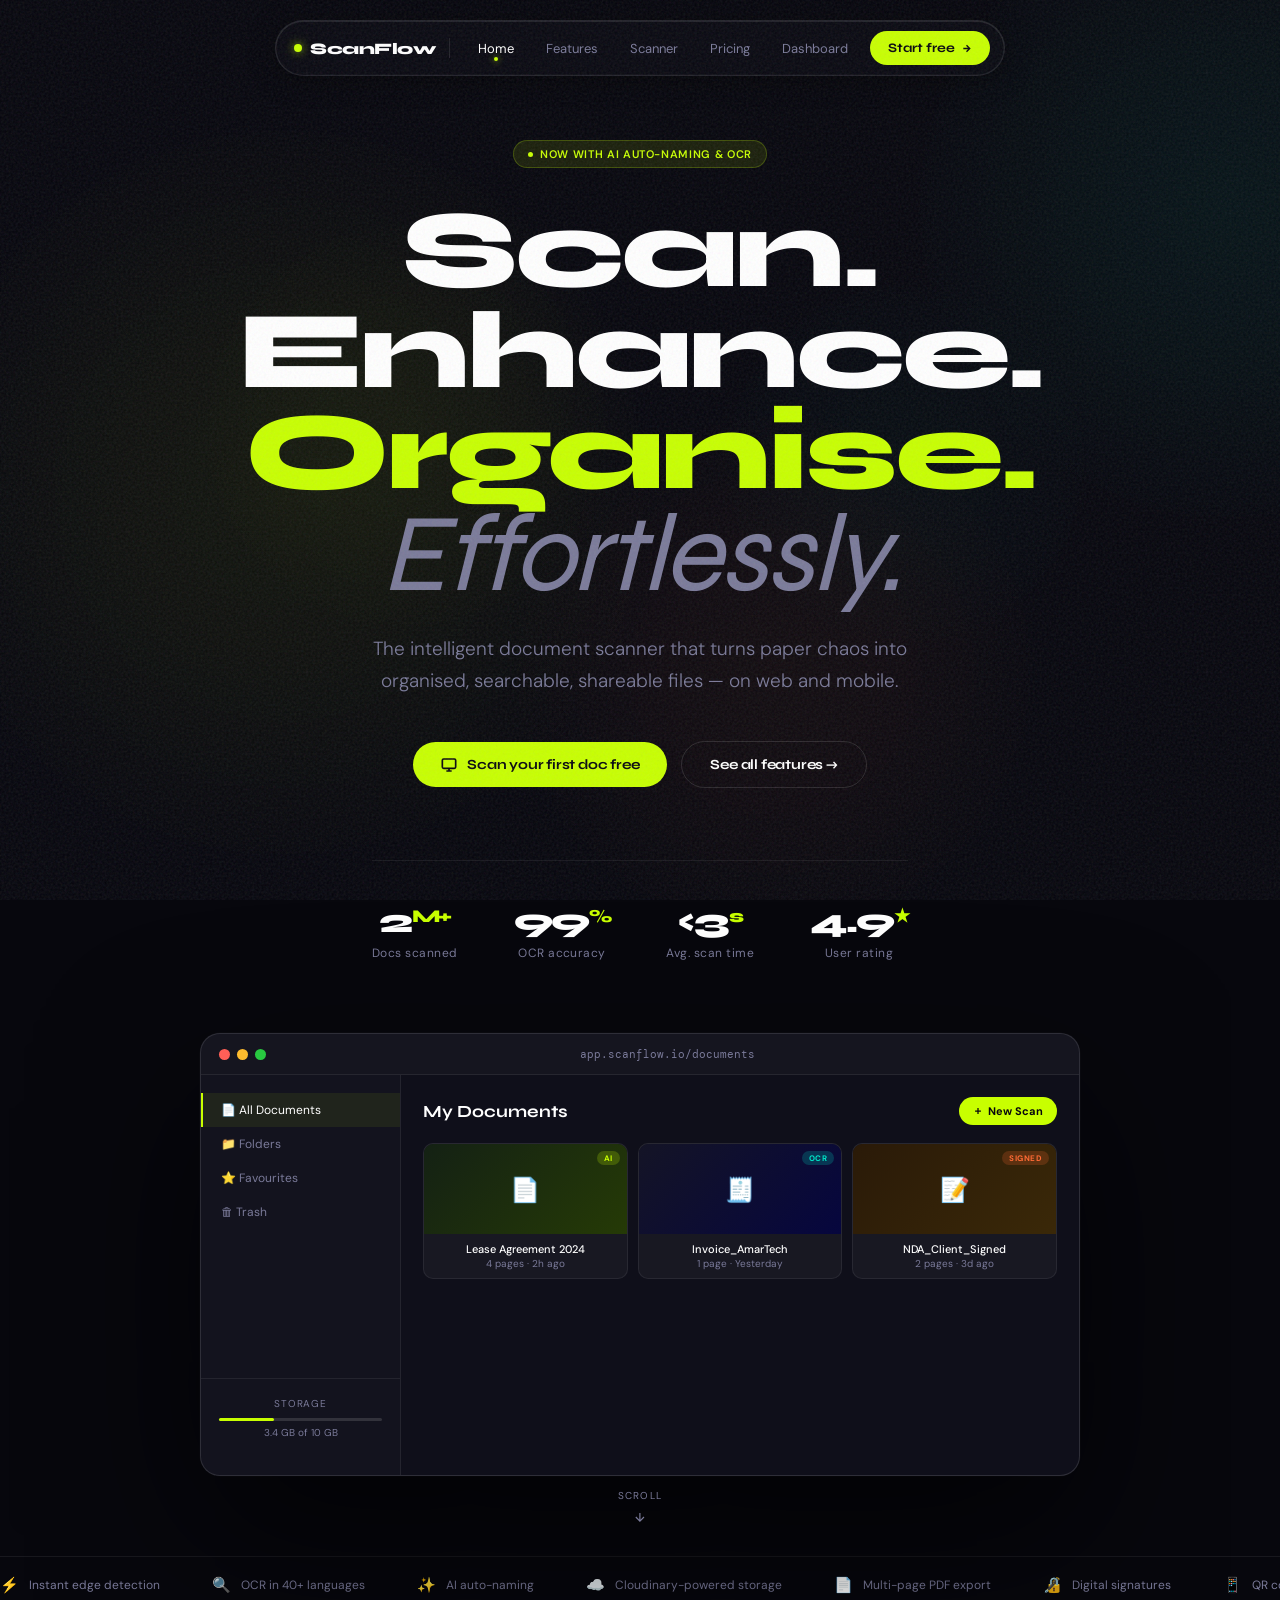
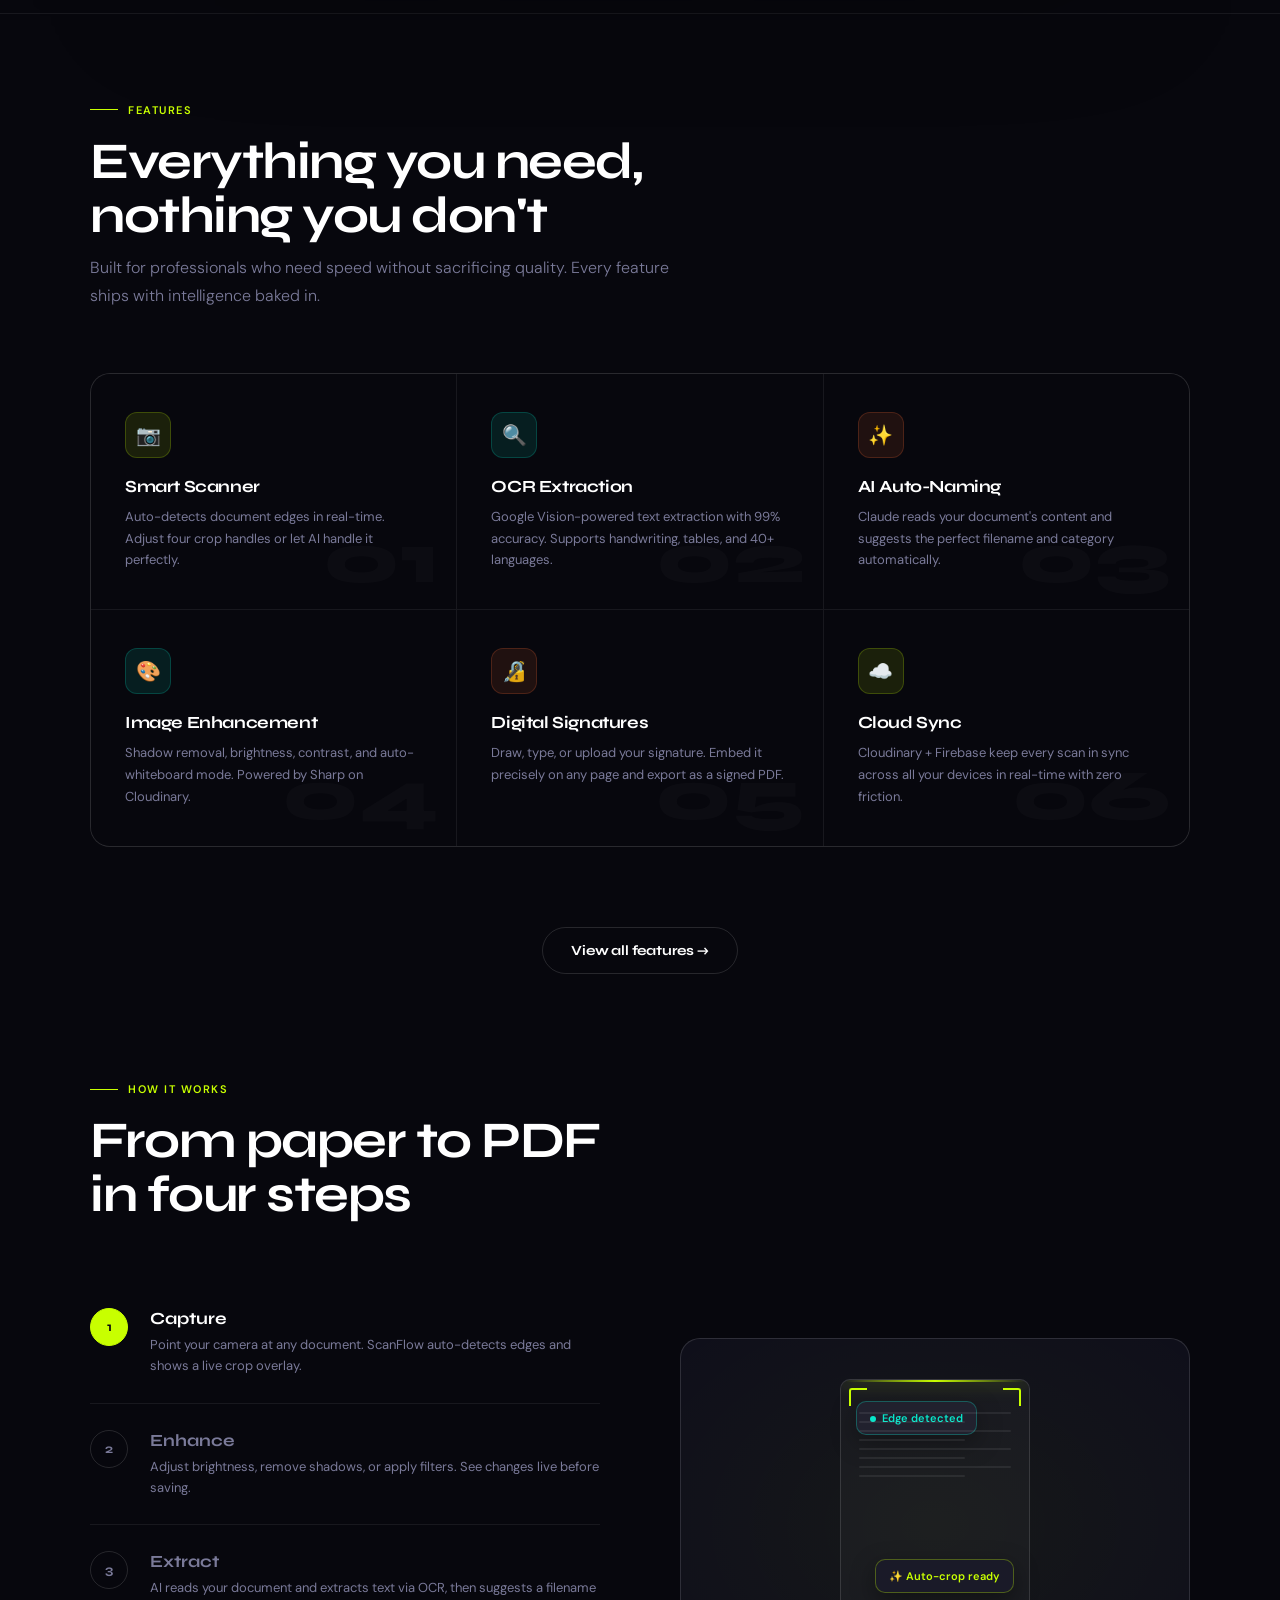
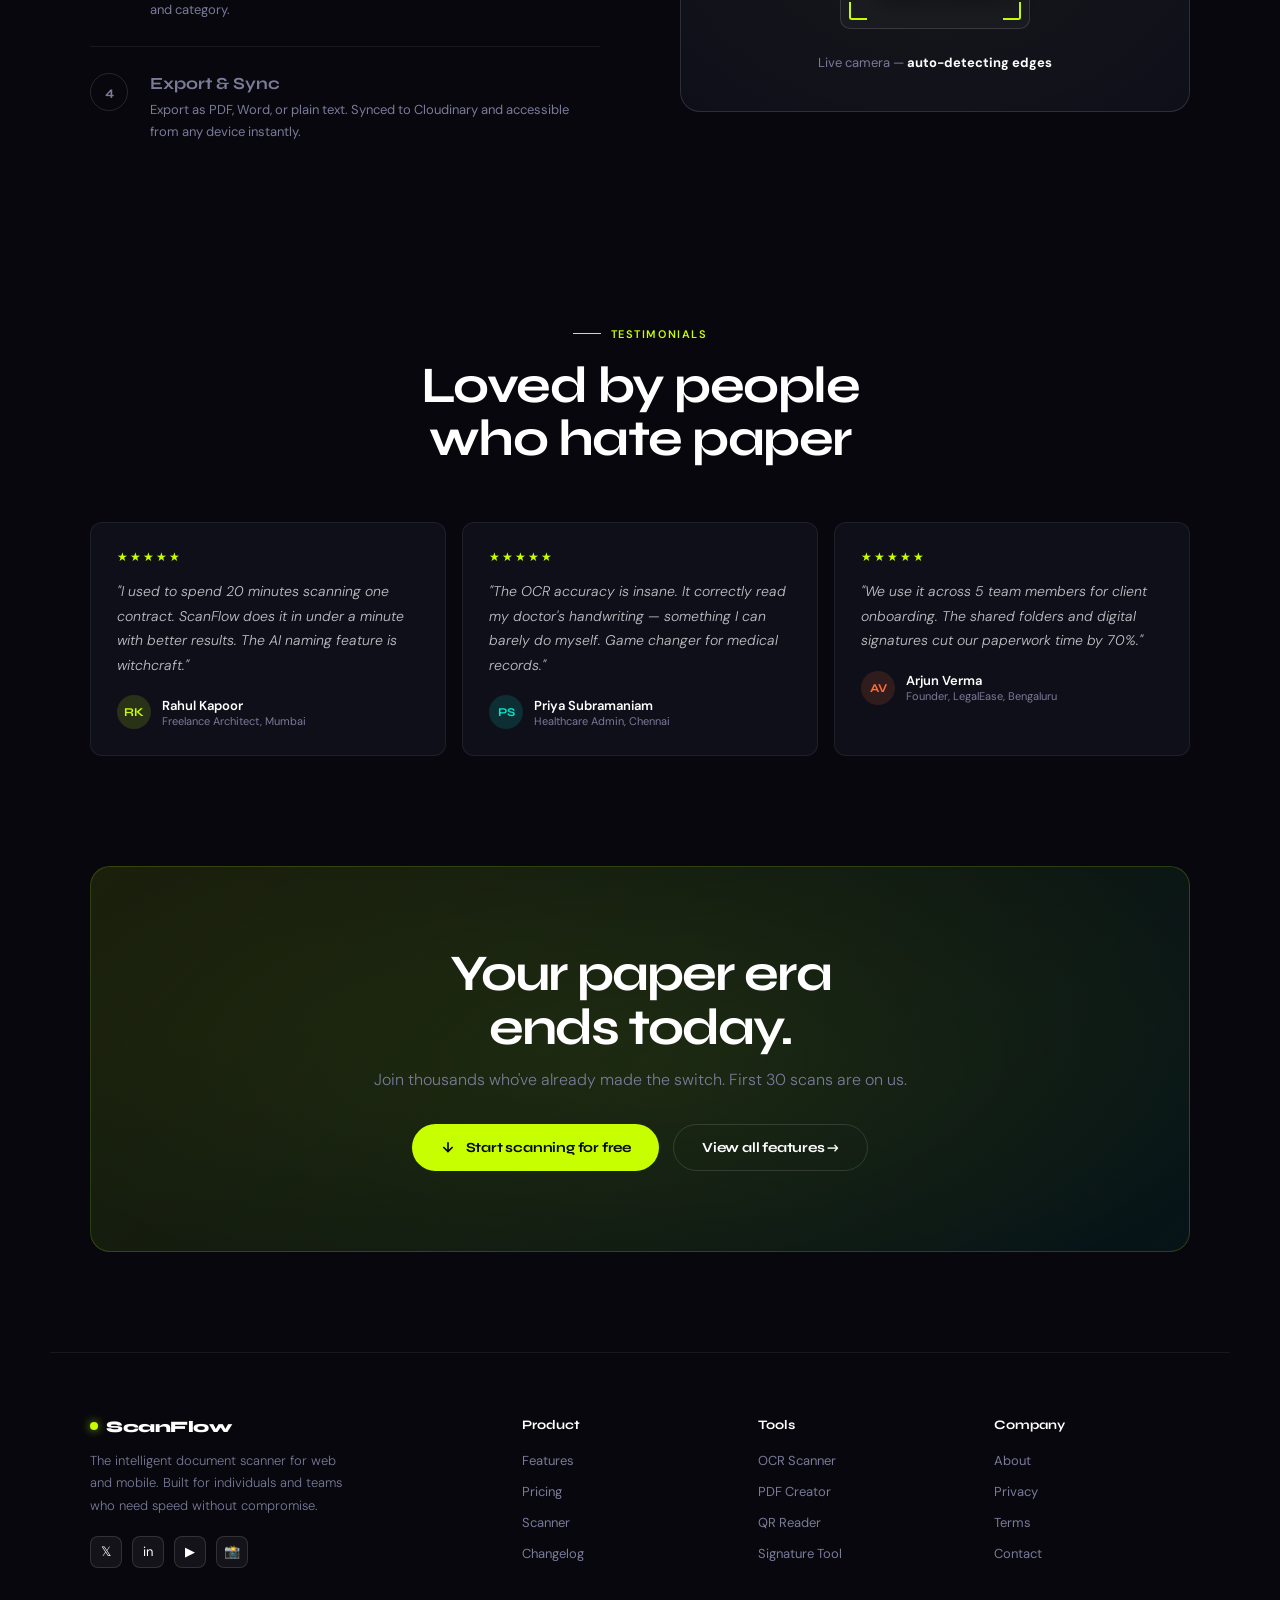
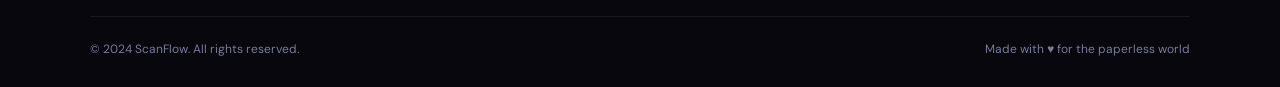
<file: index.html>
<!DOCTYPE html>
<html lang="en">
<head>
<meta charset="UTF-8">
<meta name="viewport" content="width=device-width, initial-scale=1.0">
<title>ScanFlow — Intelligent Document Scanner</title>
<link rel="stylesheet" href="css/base.css">
<link rel="stylesheet" href="css/navbar.css">
<link rel="stylesheet" href="css/pages.css">
</head>
<body>

<!-- CURSOR -->
<div id="sf-cursor-ring"></div>
<!-- BACKGROUND -->
<div id="sf-bg" aria-hidden="true"></div>
<div id="sf-grain" aria-hidden="true"></div>

<!-- NAVBAR -->
<div id="sf-nav-wrap">
  <nav id="sf-island">
    <a href="index.html" class="island-logo"><div class="island-logo-dot"></div>ScanFlow</a>
    <div class="island-sep"></div>
    <div class="island-links">
      <a href="index.html"            class="island-link active" data-page="index.html">Home</a>
      <a href="pages/features.html"   class="island-link" data-page="features.html">Features</a>
      <a href="pages/scanner.html"    class="island-link" data-page="scanner.html">Scanner</a>
      <a href="pages/pricing.html"    class="island-link" data-page="pricing.html">Pricing</a>
      <a href="pages/dashboard.html"  class="island-link" data-page="dashboard.html">Dashboard</a>
    </div>
    <div id="island-notif" class="island-notif">
      <div class="notif-icon">📄</div>
      <div class="notif-text"><div class="notif-title">Synced</div><div class="notif-sub">Lease_2024.pdf</div></div>
    </div>
    <a href="pages/login.html" class="island-cta">Start free <svg width="11" height="11" viewBox="0 0 24 24" fill="none" stroke="currentColor" stroke-width="3"><path d="M5 12h14M12 5l7 7-7 7"/></svg></a>
    <button class="island-hamburger" id="sf-ham"><span></span><span></span><span></span></button>
  </nav>
</div>
<div id="sf-mob-menu" class="island-mobile-menu">
  <a href="index.html"           class="mob-link">🏠 Home</a>
  <a href="pages/features.html"  class="mob-link">⚡ Features</a>
  <a href="pages/scanner.html"   class="mob-link">📷 Scanner</a>
  <a href="pages/pricing.html"   class="mob-link">💳 Pricing</a>
  <a href="pages/dashboard.html" class="mob-link">📊 Dashboard</a>
  <a href="pages/login.html"     class="mob-link" style="color:var(--accent);font-weight:600;">→ Get started free</a>
</div>

<div class="sf-page">

  <!-- ══ HERO ══ -->
  <section class="hero-page">
    <div class="hero-badge">
      <span class="badge badge-green"><span class="badge-dot"></span>Now with AI auto-naming &amp; OCR</span>
    </div>

    <h1 class="hero-title display">
      Scan. Enhance.
      <span class="accent">Organise.</span>
      <span class="dimmed">Effortlessly.</span>
    </h1>

    <p class="hero-sub">The intelligent document scanner that turns paper chaos into organised, searchable, shareable files — on web and mobile.</p>

    <div class="hero-actions">
      <a href="pages/scanner.html" class="btn btn-primary">
        <svg width="16" height="16" viewBox="0 0 24 24" fill="none" stroke="currentColor" stroke-width="2.5"><rect x="2" y="3" width="20" height="14" rx="2"/><path d="M8 21h8M12 17v4"/></svg>
        Scan your first doc free
      </a>
      <a href="pages/features.html" class="btn btn-ghost">See all features →</a>
    </div>

    <div class="hero-stats">
      <div class="stat-item">
        <div class="stat-num">2<sup>M+</sup></div>
        <div class="stat-label">Docs scanned</div>
      </div>
      <div class="stat-item">
        <div class="stat-num">99<sup>%</sup></div>
        <div class="stat-label">OCR accuracy</div>
      </div>
      <div class="stat-item">
        <div class="stat-num">&lt;3<sup>s</sup></div>
        <div class="stat-label">Avg. scan time</div>
      </div>
      <div class="stat-item">
        <div class="stat-num">4.9<sup>★</sup></div>
        <div class="stat-label">User rating</div>
      </div>
    </div>

    <!-- App window mockup -->
    <div class="hero-window-wrap">
      <div class="app-window">
        <div class="win-bar">
          <div class="win-dot"></div><div class="win-dot"></div><div class="win-dot"></div>
          <div class="win-url">app.scanflow.io/documents</div>
        </div>
        <div class="win-body">
          <div class="win-sidebar">
            <div class="win-nav-item active">📄 All Documents</div>
            <div class="win-nav-item">📁 Folders</div>
            <div class="win-nav-item">⭐ Favourites</div>
            <div class="win-nav-item">🗑 Trash</div>
            <div class="storage-bar">
              <div class="stor-label">Storage</div>
              <div class="stor-track"><div class="stor-fill"></div></div>
              <div class="stor-note">3.4 GB of 10 GB</div>
            </div>
          </div>
          <div class="win-main">
            <div class="win-main-hdr">
              <div class="win-main-title">My Documents</div>
              <div class="win-scan-btn">
                <svg width="10" height="10" viewBox="0 0 24 24" fill="none" stroke="currentColor" stroke-width="3"><path d="M12 5v14M5 12h14"/></svg>
                New Scan
              </div>
            </div>
            <div class="doc-grid">
              <div class="doc-thumb-card">
                <div class="doc-tag-mini tag-ai">AI</div>
                <div class="doc-thumb-img dti-1">📄</div>
                <div class="doc-info-mini">
                  <div class="doc-name-mini">Lease Agreement 2024</div>
                  <div class="doc-meta-mini">4 pages · 2h ago</div>
                </div>
              </div>
              <div class="doc-thumb-card">
                <div class="doc-tag-mini tag-ocr">OCR</div>
                <div class="doc-thumb-img dti-2">🧾</div>
                <div class="doc-info-mini">
                  <div class="doc-name-mini">Invoice_AmarTech</div>
                  <div class="doc-meta-mini">1 page · Yesterday</div>
                </div>
              </div>
              <div class="doc-thumb-card">
                <div class="doc-tag-mini tag-sig">Signed</div>
                <div class="doc-thumb-img dti-3">📝</div>
                <div class="doc-info-mini">
                  <div class="doc-name-mini">NDA_Client_Signed</div>
                  <div class="doc-meta-mini">2 pages · 3d ago</div>
                </div>
              </div>
            </div>
          </div>
        </div>
      </div>
    </div>

    <div class="scroll-cue">
      <span>Scroll</span>
      <svg width="14" height="14" viewBox="0 0 24 24" fill="none" stroke="var(--muted)" stroke-width="2"><path d="M12 5v14M5 12l7 7 7-7"/></svg>
    </div>
  </section>

  <!-- ══ MARQUEE ══ -->
  <div class="marquee-section">
    <div class="marquee-track">
      <div class="marquee-item"><span class="mi-icon">⚡</span> Instant edge detection</div>
      <div class="marquee-item"><span class="mi-icon">🔍</span> OCR in 40+ languages</div>
      <div class="marquee-item"><span class="mi-icon">✨</span> AI auto-naming</div>
      <div class="marquee-item"><span class="mi-icon">☁️</span> Cloudinary-powered storage</div>
      <div class="marquee-item"><span class="mi-icon">📄</span> Multi-page PDF export</div>
      <div class="marquee-item"><span class="mi-icon">🔏</span> Digital signatures</div>
      <div class="marquee-item"><span class="mi-icon">📱</span> QR code scanner</div>
      <div class="marquee-item"><span class="mi-icon">🔄</span> Real-time sync</div>
      <div class="marquee-item"><span class="mi-icon">🪪</span> ID card mode</div>
      <div class="marquee-item"><span class="mi-icon">🤖</span> Claude AI integration</div>
      <!-- repeat -->
      <div class="marquee-item"><span class="mi-icon">⚡</span> Instant edge detection</div>
      <div class="marquee-item"><span class="mi-icon">🔍</span> OCR in 40+ languages</div>
      <div class="marquee-item"><span class="mi-icon">✨</span> AI auto-naming</div>
      <div class="marquee-item"><span class="mi-icon">☁️</span> Cloudinary-powered storage</div>
      <div class="marquee-item"><span class="mi-icon">📄</span> Multi-page PDF export</div>
      <div class="marquee-item"><span class="mi-icon">🔏</span> Digital signatures</div>
      <div class="marquee-item"><span class="mi-icon">📱</span> QR code scanner</div>
      <div class="marquee-item"><span class="mi-icon">🔄</span> Real-time sync</div>
      <div class="marquee-item"><span class="mi-icon">🪪</span> ID card mode</div>
      <div class="marquee-item"><span class="mi-icon">🤖</span> Claude AI integration</div>
    </div>
  </div>

  <!-- ══ FEATURES TEASER ══ -->
  <section class="features-page" style="padding-top:80px;padding-bottom:60px;">
    <div class="reveal features-intro">
      <div class="sec-label">Features</div>
      <h2 class="display-md" style="font-size:clamp(34px,4vw,52px);margin-bottom:12px;">Everything you need,<br>nothing you don't</h2>
      <p style="font-size:16px;color:var(--muted);line-height:1.7;font-weight:300;">Built for professionals who need speed without sacrificing quality. Every feature ships with intelligence baked in.</p>
    </div>
    <div class="features-grid reveal">
      <div class="feat-cell accent-top">
        <div class="feat-icon fi-green">📷</div>
        <div class="feat-name">Smart Scanner</div>
        <div class="feat-desc">Auto-detects document edges in real-time. Adjust four crop handles or let AI handle it perfectly.</div>
        <div class="feat-num">01</div>
      </div>
      <div class="feat-cell accent-top">
        <div class="feat-icon fi-teal">🔍</div>
        <div class="feat-name">OCR Extraction</div>
        <div class="feat-desc">Google Vision-powered text extraction with 99% accuracy. Supports handwriting, tables, and 40+ languages.</div>
        <div class="feat-num">02</div>
      </div>
      <div class="feat-cell accent-top">
        <div class="feat-icon fi-coral">✨</div>
        <div class="feat-name">AI Auto-Naming</div>
        <div class="feat-desc">Claude reads your document's content and suggests the perfect filename and category automatically.</div>
        <div class="feat-num">03</div>
      </div>
      <div class="feat-cell accent-top">
        <div class="feat-icon fi-teal">🎨</div>
        <div class="feat-name">Image Enhancement</div>
        <div class="feat-desc">Shadow removal, brightness, contrast, and auto-whiteboard mode. Powered by Sharp on Cloudinary.</div>
        <div class="feat-num">04</div>
      </div>
      <div class="feat-cell accent-top">
        <div class="feat-icon fi-coral">🔏</div>
        <div class="feat-name">Digital Signatures</div>
        <div class="feat-desc">Draw, type, or upload your signature. Embed it precisely on any page and export as a signed PDF.</div>
        <div class="feat-num">05</div>
      </div>
      <div class="feat-cell accent-top">
        <div class="feat-icon fi-green">☁️</div>
        <div class="feat-name">Cloud Sync</div>
        <div class="feat-desc">Cloudinary + Firebase keep every scan in sync across all your devices in real-time with zero friction.</div>
        <div class="feat-num">06</div>
      </div>
    </div>
    <div style="text-align:center;margin-top:40px;" class="reveal">
      <a href="pages/features.html" class="btn btn-ghost">View all features →</a>
    </div>
  </section>

  <!-- ══ HOW IT WORKS TEASER ══ -->
  <section class="how-page" style="padding-top:40px;">
    <div class="reveal">
      <div class="sec-label">How it works</div>
      <h2 class="display-md" style="font-size:clamp(34px,4vw,52px);margin-bottom:12px;">From paper to PDF<br>in four steps</h2>
    </div>
    <div class="how-layout reveal">
      <div class="steps-list">
        <div class="step-row active" data-step="0">
          <div class="step-circle">1</div>
          <div><div class="step-title">Capture</div><div class="step-desc">Point your camera at any document. ScanFlow auto-detects edges and shows a live crop overlay.</div></div>
        </div>
        <div class="step-row" data-step="1">
          <div class="step-circle">2</div>
          <div><div class="step-title">Enhance</div><div class="step-desc">Adjust brightness, remove shadows, or apply filters. See changes live before saving.</div></div>
        </div>
        <div class="step-row" data-step="2">
          <div class="step-circle">3</div>
          <div><div class="step-title">Extract</div><div class="step-desc">AI reads your document and extracts text via OCR, then suggests a filename and category.</div></div>
        </div>
        <div class="step-row" data-step="3">
          <div class="step-circle">4</div>
          <div><div class="step-title">Export &amp; Sync</div><div class="step-desc">Export as PDF, Word, or plain text. Synced to Cloudinary and accessible from any device instantly.</div></div>
        </div>
      </div>
      <div class="step-visual">
        <div id="step-visual" style="text-align:center;position:relative;z-index:1;">
          <div style="position:relative;display:inline-block;">
            <div class="vis-badge vis-badge-1" style="color:var(--accent2)"><span class="vb-dot" style="background:var(--accent2)"></span>Edge detected</div>
            <div class="scan-mock">
              <div class="scan-beam"></div>
              <div class="scan-corner-mark sc-tl"></div><div class="scan-corner-mark sc-tr"></div>
              <div class="scan-corner-mark sc-bl"></div><div class="scan-corner-mark sc-br"></div>
              <div class="scan-lines">
                <div class="scan-line-item"></div><div class="scan-line-item"></div><div class="scan-line-item"></div>
                <div class="scan-line-item"></div><div class="scan-line-item"></div><div class="scan-line-item"></div>
                <div class="scan-line-item"></div><div class="scan-line-item"></div>
              </div>
            </div>
            <div class="vis-badge vis-badge-2" style="color:var(--accent)">✨ Auto-crop ready</div>
          </div>
          <div style="font-size:13px;color:var(--muted);margin-top:20px;">Live camera — <strong style="color:#fff">auto-detecting edges</strong></div>
        </div>
      </div>
    </div>
  </section>

  <!-- ══ TESTIMONIALS ══ -->
  <section class="testi-page" style="padding-top:40px;">
    <div class="reveal" style="text-align:center;">
      <div class="sec-label" style="justify-content:center;">Testimonials</div>
      <h2 class="display-md" style="font-size:clamp(34px,4vw,52px);">Loved by people<br>who hate paper</h2>
    </div>
    <div class="testi-grid reveal">
      <div class="testi-card">
        <div class="testi-stars">★★★★★</div>
        <div class="testi-quote">"I used to spend 20 minutes scanning one contract. ScanFlow does it in under a minute with better results. The AI naming feature is witchcraft."</div>
        <div class="testi-author"><div class="testi-av av-g">RK</div><div><div class="testi-name">Rahul Kapoor</div><div class="testi-role">Freelance Architect, Mumbai</div></div></div>
      </div>
      <div class="testi-card">
        <div class="testi-stars">★★★★★</div>
        <div class="testi-quote">"The OCR accuracy is insane. It correctly read my doctor's handwriting — something I can barely do myself. Game changer for medical records."</div>
        <div class="testi-author"><div class="testi-av av-t">PS</div><div><div class="testi-name">Priya Subramaniam</div><div class="testi-role">Healthcare Admin, Chennai</div></div></div>
      </div>
      <div class="testi-card">
        <div class="testi-stars">★★★★★</div>
        <div class="testi-quote">"We use it across 5 team members for client onboarding. The shared folders and digital signatures cut our paperwork time by 70%."</div>
        <div class="testi-author"><div class="testi-av av-c">AV</div><div><div class="testi-name">Arjun Verma</div><div class="testi-role">Founder, LegalEase, Bengaluru</div></div></div>
      </div>
    </div>
  </section>

  <!-- ══ CTA ══ -->
  <section class="cta-section reveal">
    <div class="cta-banner">
      <h2 class="cta-title display-md">Your paper era<br>ends today.</h2>
      <p class="cta-sub">Join thousands who've already made the switch. First 30 scans are on us.</p>
      <div class="cta-acts">
        <a href="pages/login.html"  class="btn btn-primary">
          <svg width="16" height="16" viewBox="0 0 24 24" fill="none" stroke="currentColor" stroke-width="2.5"><path d="M12 5v14M5 12l7 7 7-7"/></svg>
          Start scanning for free
        </a>
        <a href="pages/features.html" class="btn btn-ghost">View all features →</a>
      </div>
    </div>
  </section>

  <!-- FOOTER -->
  <footer>
    <div class="footer-grid">
      <div class="footer-brand">
        <a href="index.html" class="island-logo"><div class="island-logo-dot"></div>ScanFlow</a>
        <p>The intelligent document scanner for web and mobile. Built for individuals and teams who need speed without compromise.</p>
        <div class="footer-socials" style="margin-top:18px;">
          <a href="#" class="soc-btn">𝕏</a><a href="#" class="soc-btn">in</a>
          <a href="#" class="soc-btn">▶</a><a href="#" class="soc-btn">📸</a>
        </div>
      </div>
      <div class="footer-col"><h4>Product</h4><ul>
        <li><a href="pages/features.html">Features</a></li>
        <li><a href="pages/pricing.html">Pricing</a></li>
        <li><a href="pages/scanner.html">Scanner</a></li>
        <li><a href="#">Changelog</a></li>
      </ul></div>
      <div class="footer-col"><h4>Tools</h4><ul>
        <li><a href="#">OCR Scanner</a></li>
        <li><a href="#">PDF Creator</a></li>
        <li><a href="#">QR Reader</a></li>
        <li><a href="#">Signature Tool</a></li>
      </ul></div>
      <div class="footer-col"><h4>Company</h4><ul>
        <li><a href="#">About</a></li>
        <li><a href="#">Privacy</a></li>
        <li><a href="#">Terms</a></li>
        <li><a href="#">Contact</a></li>
      </ul></div>
    </div>
    <div class="footer-bottom">
      <span>© 2024 ScanFlow. All rights reserved.</span>
      <span>Made with ♥ for the paperless world</span>
    </div>
  </footer>

</div><!-- /sf-page -->

<div id="sf-toast"><div class="toast-ico">✅</div><div><div class="toast-title">Done</div><div class="toast-msg"></div></div></div>

<script src="js/main.js"></script>
</body>
</html>
</file>
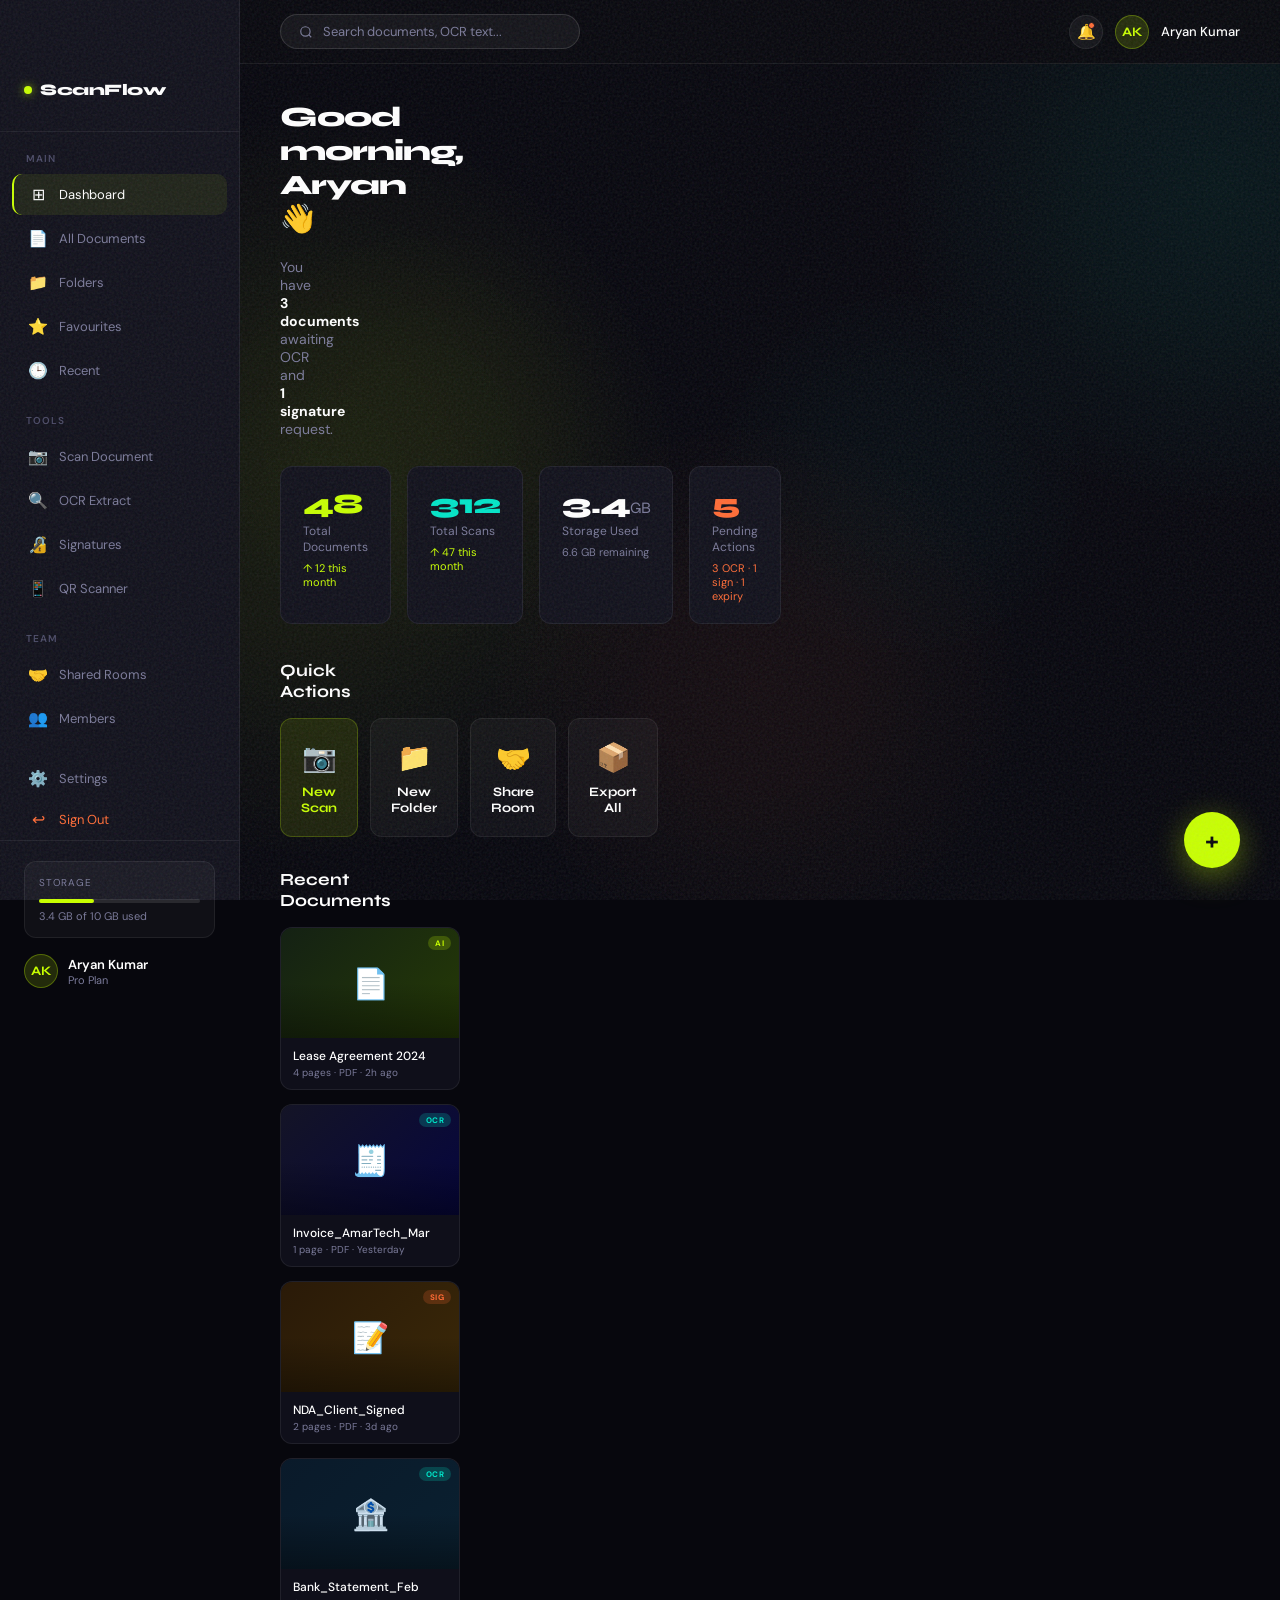
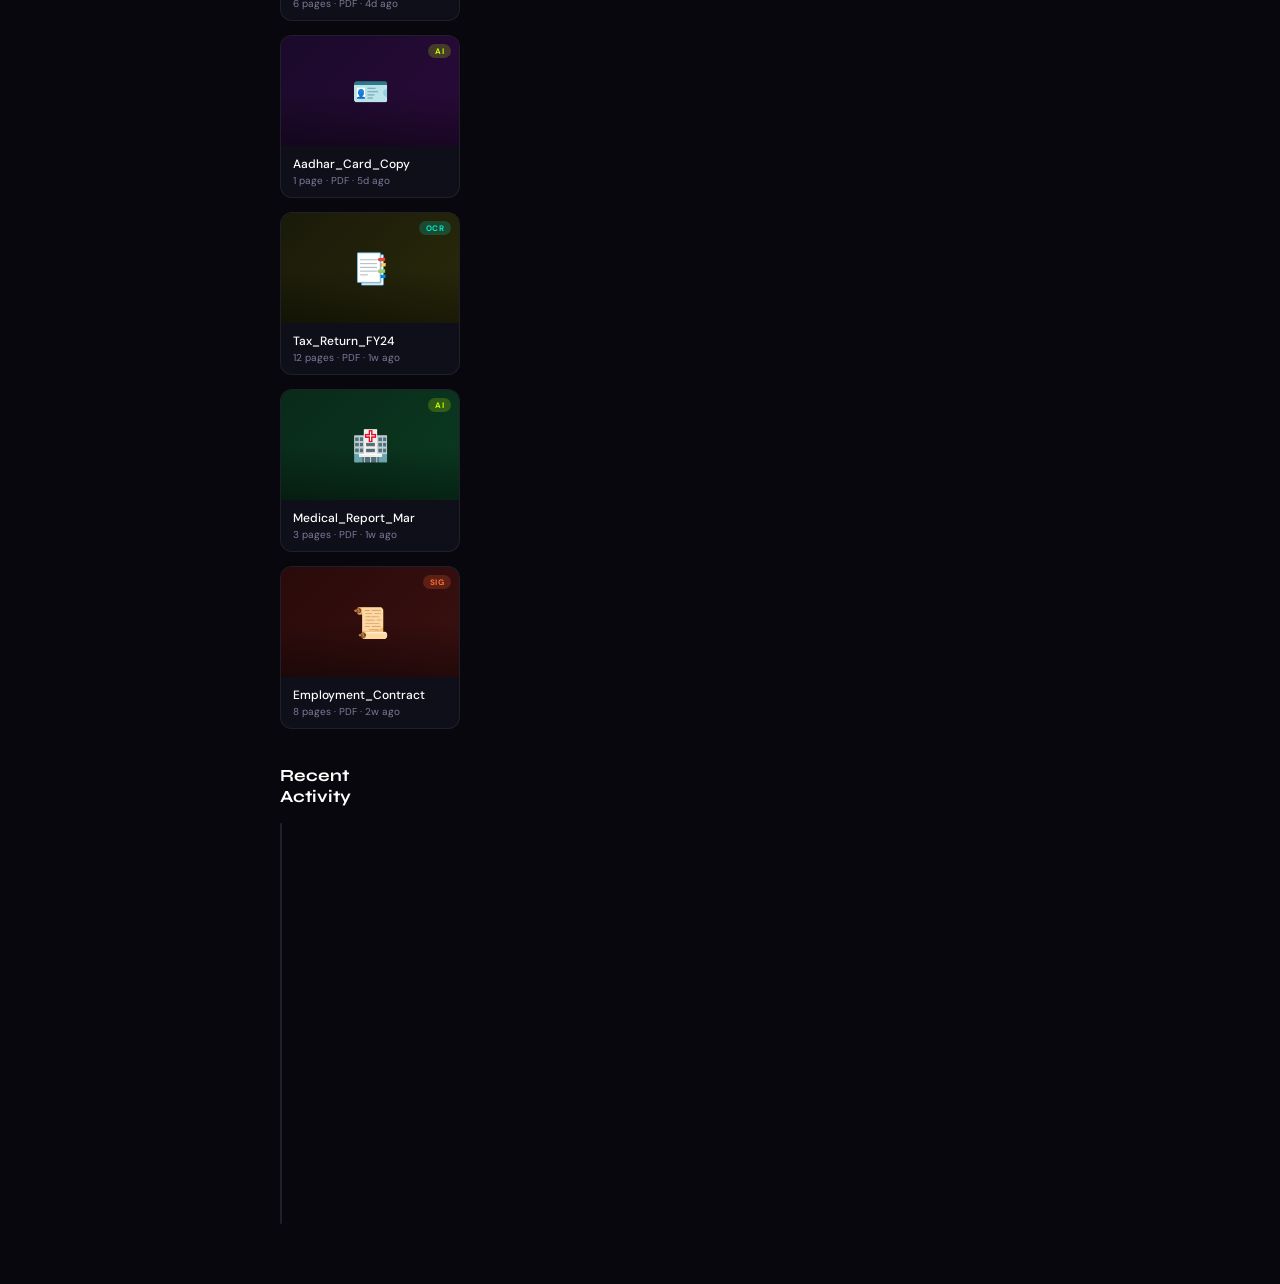
<file: pages/dashboard.html>
<!DOCTYPE html>
<html lang="en">
<head>
<meta charset="UTF-8"><meta name="viewport" content="width=device-width, initial-scale=1.0">
<title>Dashboard — ScanFlow</title>
<link rel="stylesheet" href="../css/base.css">
<link rel="stylesheet" href="../css/navbar.css">
<link rel="stylesheet" href="../css/pages.css">
</head>
<body>
<div id="sf-cursor-ring"></div>
<div id="sf-bg" aria-hidden="true"></div>
<div id="sf-grain" aria-hidden="true"></div>

<div class="sf-page">
  <!-- DASHBOARD LAYOUT -->
  <div class="dashboard-layout">

    <!-- SIDEBAR -->
    <aside class="dash-sidebar">
      <div class="dash-logo">
        <a href="../index.html" class="island-logo"><div class="island-logo-dot"></div>ScanFlow</a>
      </div>
      <nav class="dash-nav">
        <div style="font-size:10px;font-weight:600;letter-spacing:0.1em;text-transform:uppercase;color:var(--muted2);padding:0 14px;margin-bottom:6px;">Main</div>
        <a href="dashboard.html" class="dash-link active"><span class="dash-link-icon">⊞</span> Dashboard</a>
        <a href="#" class="dash-link" onclick="showDocs();return false;"><span class="dash-link-icon">📄</span> All Documents</a>
        <a href="#" class="dash-link"><span class="dash-link-icon">📁</span> Folders</a>
        <a href="#" class="dash-link"><span class="dash-link-icon">⭐</span> Favourites</a>
        <a href="#" class="dash-link"><span class="dash-link-icon">🕒</span> Recent</a>

        <div style="font-size:10px;font-weight:600;letter-spacing:0.1em;text-transform:uppercase;color:var(--muted2);padding:8px 14px 6px;margin-top:12px;">Tools</div>
        <a href="scanner.html" class="dash-link"><span class="dash-link-icon">📷</span> Scan Document</a>
        <a href="#" class="dash-link"><span class="dash-link-icon">🔍</span> OCR Extract</a>
        <a href="#" class="dash-link"><span class="dash-link-icon">🔏</span> Signatures</a>
        <a href="#" class="dash-link"><span class="dash-link-icon">📱</span> QR Scanner</a>

        <div style="font-size:10px;font-weight:600;letter-spacing:0.1em;text-transform:uppercase;color:var(--muted2);padding:8px 14px 6px;margin-top:12px;">Team</div>
        <a href="#" class="dash-link"><span class="dash-link-icon">🤝</span> Shared Rooms</a>
        <a href="#" class="dash-link"><span class="dash-link-icon">👥</span> Members</a>

        <div style="margin-top:auto;padding-top:16px;">
          <a href="#" class="dash-link"><span class="dash-link-icon">⚙️</span> Settings</a>
          <a href="login.html" class="dash-link" style="color:var(--accent3);"><span class="dash-link-icon">↩</span> Sign Out</a>
        </div>
      </nav>

      <div class="dash-bottom">
        <div class="stor-widget">
          <div class="stor-w-label">Storage</div>
          <div class="stor-w-bar"><div class="stor-w-fill"></div></div>
          <div class="stor-w-info">3.4 GB of 10 GB used</div>
        </div>
        <div style="display:flex;align-items:center;gap:10px;">
          <div class="user-av">AK</div>
          <div>
            <div style="font-size:13px;font-weight:600;">Aryan Kumar</div>
            <div style="font-size:11px;color:var(--muted);">Pro Plan</div>
          </div>
        </div>
      </div>
    </aside>

    <!-- MAIN -->
    <main class="dash-main">

      <!-- TOP BAR -->
      <div class="dash-topbar">
        <div class="dash-search">
          <svg width="14" height="14" viewBox="0 0 24 24" fill="none" stroke="var(--muted)" stroke-width="2"><circle cx="11" cy="11" r="8"/><path d="m21 21-4.35-4.35"/></svg>
          <input type="text" placeholder="Search documents, OCR text..." id="dash-search-input">
        </div>
        <div class="dash-user">
          <div class="notif-btn">
            🔔
            <div class="notif-pip"></div>
          </div>
          <div class="user-av">AK</div>
          <div style="font-size:13px;font-weight:500;">Aryan Kumar</div>
        </div>
      </div>

      <!-- GREETING -->
      <div style="margin-bottom:28px;">
        <h1 class="dash-section-title" style="font-size:28px;">Good morning, Aryan 👋</h1>
        <p style="font-size:14px;color:var(--muted);">You have <strong style="color:#fff;">3 documents</strong> awaiting OCR and <strong style="color:#fff;">1 signature</strong> request.</p>
      </div>

      <!-- STATS ROW -->
      <div class="stats-row">
        <div class="stat-card">
          <div class="stat-card-num" style="color:var(--accent);">48</div>
          <div class="stat-card-label">Total Documents</div>
          <div class="stat-card-change change-up">↑ 12 this month</div>
        </div>
        <div class="stat-card">
          <div class="stat-card-num" style="color:var(--accent2);">312</div>
          <div class="stat-card-label">Total Scans</div>
          <div class="stat-card-change change-up">↑ 47 this month</div>
        </div>
        <div class="stat-card">
          <div class="stat-card-num">3.4<span style="font-size:16px;font-weight:400;color:var(--muted);">GB</span></div>
          <div class="stat-card-label">Storage Used</div>
          <div class="stat-card-change" style="color:var(--muted);">6.6 GB remaining</div>
        </div>
        <div class="stat-card">
          <div class="stat-card-num" style="color:var(--accent3);">5</div>
          <div class="stat-card-label">Pending Actions</div>
          <div class="stat-card-change change-dn">3 OCR · 1 sign · 1 expiry</div>
        </div>
      </div>

      <!-- QUICK ACTIONS -->
      <div style="margin-bottom:32px;">
        <div class="dash-recent-title" style="margin-top:0;">Quick Actions</div>
        <div style="display:grid;grid-template-columns:repeat(4,1fr);gap:12px;">
          <a href="scanner.html" style="background:rgba(200,255,0,0.1);border:1px solid rgba(200,255,0,0.22);border-radius:var(--r);padding:20px;text-align:center;transition:all 0.2s;display:block;" onmouseover="this.style.transform='translateY(-2px)'" onmouseout="this.style.transform='none'">
            <div style="font-size:28px;margin-bottom:8px;">📷</div>
            <div style="font-family:'Syne',sans-serif;font-size:13px;font-weight:700;color:var(--accent);">New Scan</div>
          </a>
          <div onclick="sfToast('📂','Folder created','New folder ready')" style="background:rgba(255,255,255,0.04);border:1px solid var(--border);border-radius:var(--r);padding:20px;text-align:center;transition:all 0.2s;" onmouseover="this.style.borderColor='var(--border2)';this.style.transform='translateY(-2px)'" onmouseout="this.style.borderColor='var(--border)';this.style.transform='none'">
            <div style="font-size:28px;margin-bottom:8px;">📁</div>
            <div style="font-family:'Syne',sans-serif;font-size:13px;font-weight:700;">New Folder</div>
          </div>
          <div onclick="sfToast('🔗','Link copied!','Share link ready to send')" style="background:rgba(255,255,255,0.04);border:1px solid var(--border);border-radius:var(--r);padding:20px;text-align:center;transition:all 0.2s;" onmouseover="this.style.borderColor='var(--border2)';this.style.transform='translateY(-2px)'" onmouseout="this.style.borderColor='var(--border)';this.style.transform='none'">
            <div style="font-size:28px;margin-bottom:8px;">🤝</div>
            <div style="font-family:'Syne',sans-serif;font-size:13px;font-weight:700;">Share Room</div>
          </div>
          <div onclick="sfToast('📦','Export started','Creating ZIP of all documents...')" style="background:rgba(255,255,255,0.04);border:1px solid var(--border);border-radius:var(--r);padding:20px;text-align:center;transition:all 0.2s;" onmouseover="this.style.borderColor='var(--border2)';this.style.transform='translateY(-2px)'" onmouseout="this.style.borderColor='var(--border)';this.style.transform='none'">
            <div style="font-size:28px;margin-bottom:8px;">📦</div>
            <div style="font-family:'Syne',sans-serif;font-size:13px;font-weight:700;">Export All</div>
          </div>
        </div>
      </div>

      <!-- RECENT DOCUMENTS -->
      <div class="dash-recent-title">Recent Documents</div>
      <div class="dash-docs-grid" id="docs-grid">
        <!-- populated by JS -->
      </div>

      <!-- ACTIVITY FEED -->
      <div class="dash-recent-title" style="margin-top:36px;">Recent Activity</div>
      <div style="background:var(--ink2);border:1px solid var(--border);border-radius:var(--r);overflow:hidden;">
        <div id="activity-feed"></div>
      </div>

    </main>
  </div>

  <!-- FAB -->
  <button class="scan-fab" onclick="window.location.href='scanner.html'" title="New Scan">+</button>

</div><!-- /sf-page -->

<div id="sf-toast"><div class="toast-ico">✅</div><div><div class="toast-title">Done</div><div class="toast-msg"></div></div></div>
<script src="../js/main.js"></script>
<script>
const docs = [
  { emoji:'📄', name:'Lease Agreement 2024', meta:'4 pages · PDF · 2h ago',   bg:'linear-gradient(135deg,#142114,#253a06)', tag:'AI',  tagClass:'tag-ai'  },
  { emoji:'🧾', name:'Invoice_AmarTech_Mar', meta:'1 page · PDF · Yesterday', bg:'linear-gradient(135deg,#141426,#06063e)', tag:'OCR', tagClass:'tag-ocr' },
  { emoji:'📝', name:'NDA_Client_Signed',    meta:'2 pages · PDF · 3d ago',   bg:'linear-gradient(135deg,#2a1a08,#3a2808)', tag:'SIG', tagClass:'tag-sig' },
  { emoji:'🏦', name:'Bank_Statement_Feb',   meta:'6 pages · PDF · 4d ago',   bg:'linear-gradient(135deg,#0a1a2a,#0a2030)', tag:'OCR', tagClass:'tag-ocr' },
  { emoji:'🪪', name:'Aadhar_Card_Copy',     meta:'1 page · PDF · 5d ago',    bg:'linear-gradient(135deg,#1a0a2a,#2a0a3a)', tag:'AI',  tagClass:'tag-ai'  },
  { emoji:'📑', name:'Tax_Return_FY24',      meta:'12 pages · PDF · 1w ago',  bg:'linear-gradient(135deg,#1a1a0a,#2a2a0a)', tag:'OCR', tagClass:'tag-ocr' },
  { emoji:'🏥', name:'Medical_Report_Mar',   meta:'3 pages · PDF · 1w ago',   bg:'linear-gradient(135deg,#0a2a1a,#0a3a20)', tag:'AI',  tagClass:'tag-ai'  },
  { emoji:'📜', name:'Employment_Contract',  meta:'8 pages · PDF · 2w ago',   bg:'linear-gradient(135deg,#2a0a0a,#3a1010)', tag:'SIG', tagClass:'tag-sig' },
];

const grid = document.getElementById('docs-grid');
docs.forEach(d => {
  grid.innerHTML += `
  <div class="dash-doc-card" onclick="sfToast('📄','Opening...','${d.name}')">
    <div class="ddc-thumb" style="background:${d.bg};">
      <span style="position:relative;z-index:1;">${d.emoji}</span>
      <span class="doc-tag-mini ${d.tagClass}" style="position:absolute;top:8px;right:8px;z-index:2;">${d.tag}</span>
    </div>
    <div class="ddc-info">
      <div class="ddc-name">${d.name}</div>
      <div class="ddc-meta">${d.meta}</div>
    </div>
    <div class="ddc-actions">
      <div class="ddc-btn" title="Edit" onclick="event.stopPropagation();sfToast('✏️','Edit mode','Opening editor...')">✏️</div>
      <div class="ddc-btn" title="Share" onclick="event.stopPropagation();sfToast('🔗','Link copied!','Share link ready')">🔗</div>
      <div class="ddc-btn" title="Delete" onclick="event.stopPropagation();sfToast('🗑','Deleted','Moved to Trash')">🗑</div>
    </div>
  </div>`;
});

const activities = [
  { icon:'☁️', color:'var(--accent)',  title:'Lease Agreement 2024 synced to Cloudinary',  time:'2 hours ago'  },
  { icon:'✨', color:'var(--accent)',  title:'AI named: Invoice_AmarTech_Mar2024',           time:'Yesterday'    },
  { icon:'🔍', color:'var(--accent2)', title:'OCR completed on Bank_Statement_Feb',          time:'4 days ago'   },
  { icon:'🔏', color:'var(--accent3)', title:'NDA_Client signed with digital signature',     time:'3 days ago'   },
  { icon:'📦', color:'var(--accent2)', title:'Tax_Return_FY24 exported as PDF',              time:'1 week ago'   },
];

const feed = document.getElementById('activity-feed');
activities.forEach((a, i) => {
  feed.innerHTML += `
  <div style="display:flex;align-items:center;gap:14px;padding:14px 18px;${i < activities.length-1 ? 'border-bottom:1px solid var(--border);' : ''}transition:background 0.2s;" onmouseover="this.style.background='rgba(255,255,255,0.02)'" onmouseout="this.style.background='transparent'">
    <div style="width:32px;height:32px;border-radius:9px;background:rgba(255,255,255,0.05);display:flex;align-items:center;justify-content:center;font-size:14px;flex-shrink:0;">${a.icon}</div>
    <div style="flex:1;font-size:13px;">${a.title}</div>
    <div style="font-size:11px;color:var(--muted);white-space:nowrap;">${a.time}</div>
  </div>`;
});

// Search filter
document.getElementById('dash-search-input').addEventListener('input', function() {
  const q = this.value.toLowerCase();
  document.querySelectorAll('.dash-doc-card').forEach(c => {
    const name = c.querySelector('.ddc-name').textContent.toLowerCase();
    c.style.display = name.includes(q) ? '' : 'none';
  });
});
</script>
</body>
</html>
</file>
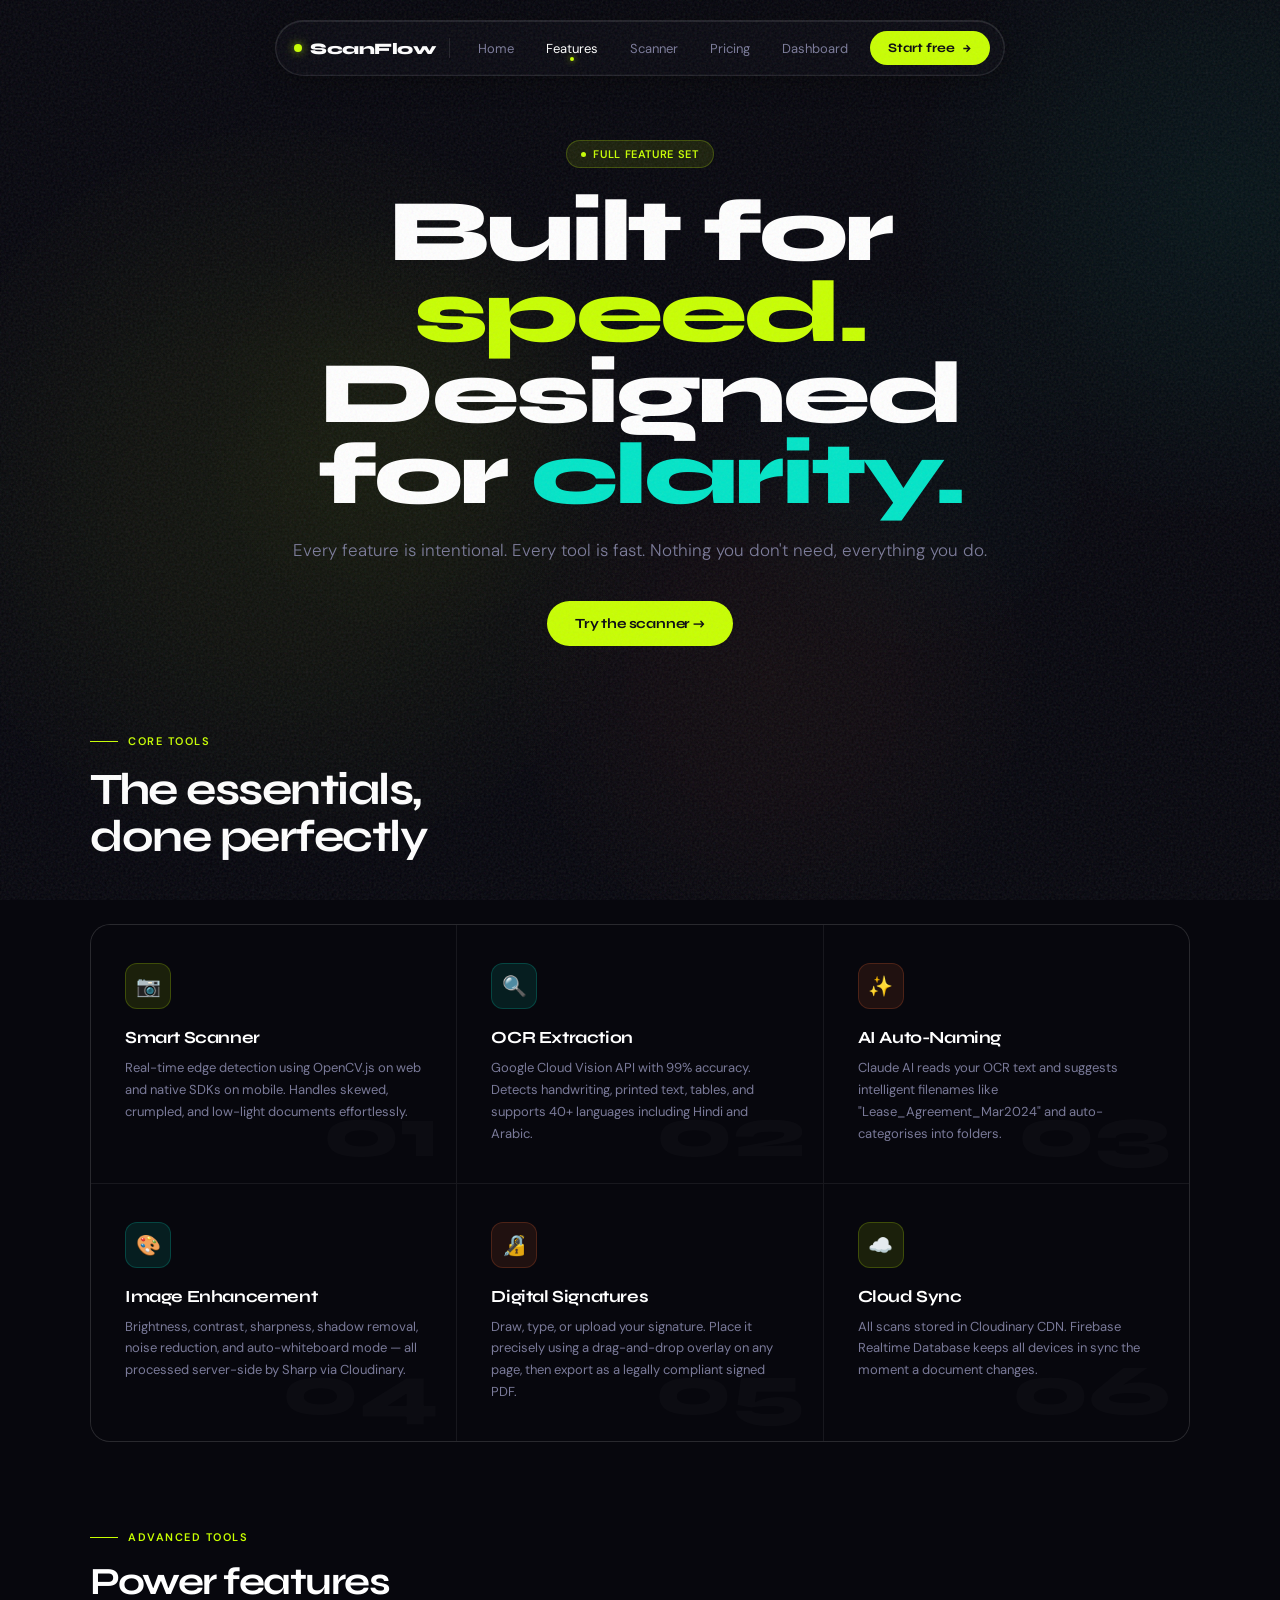
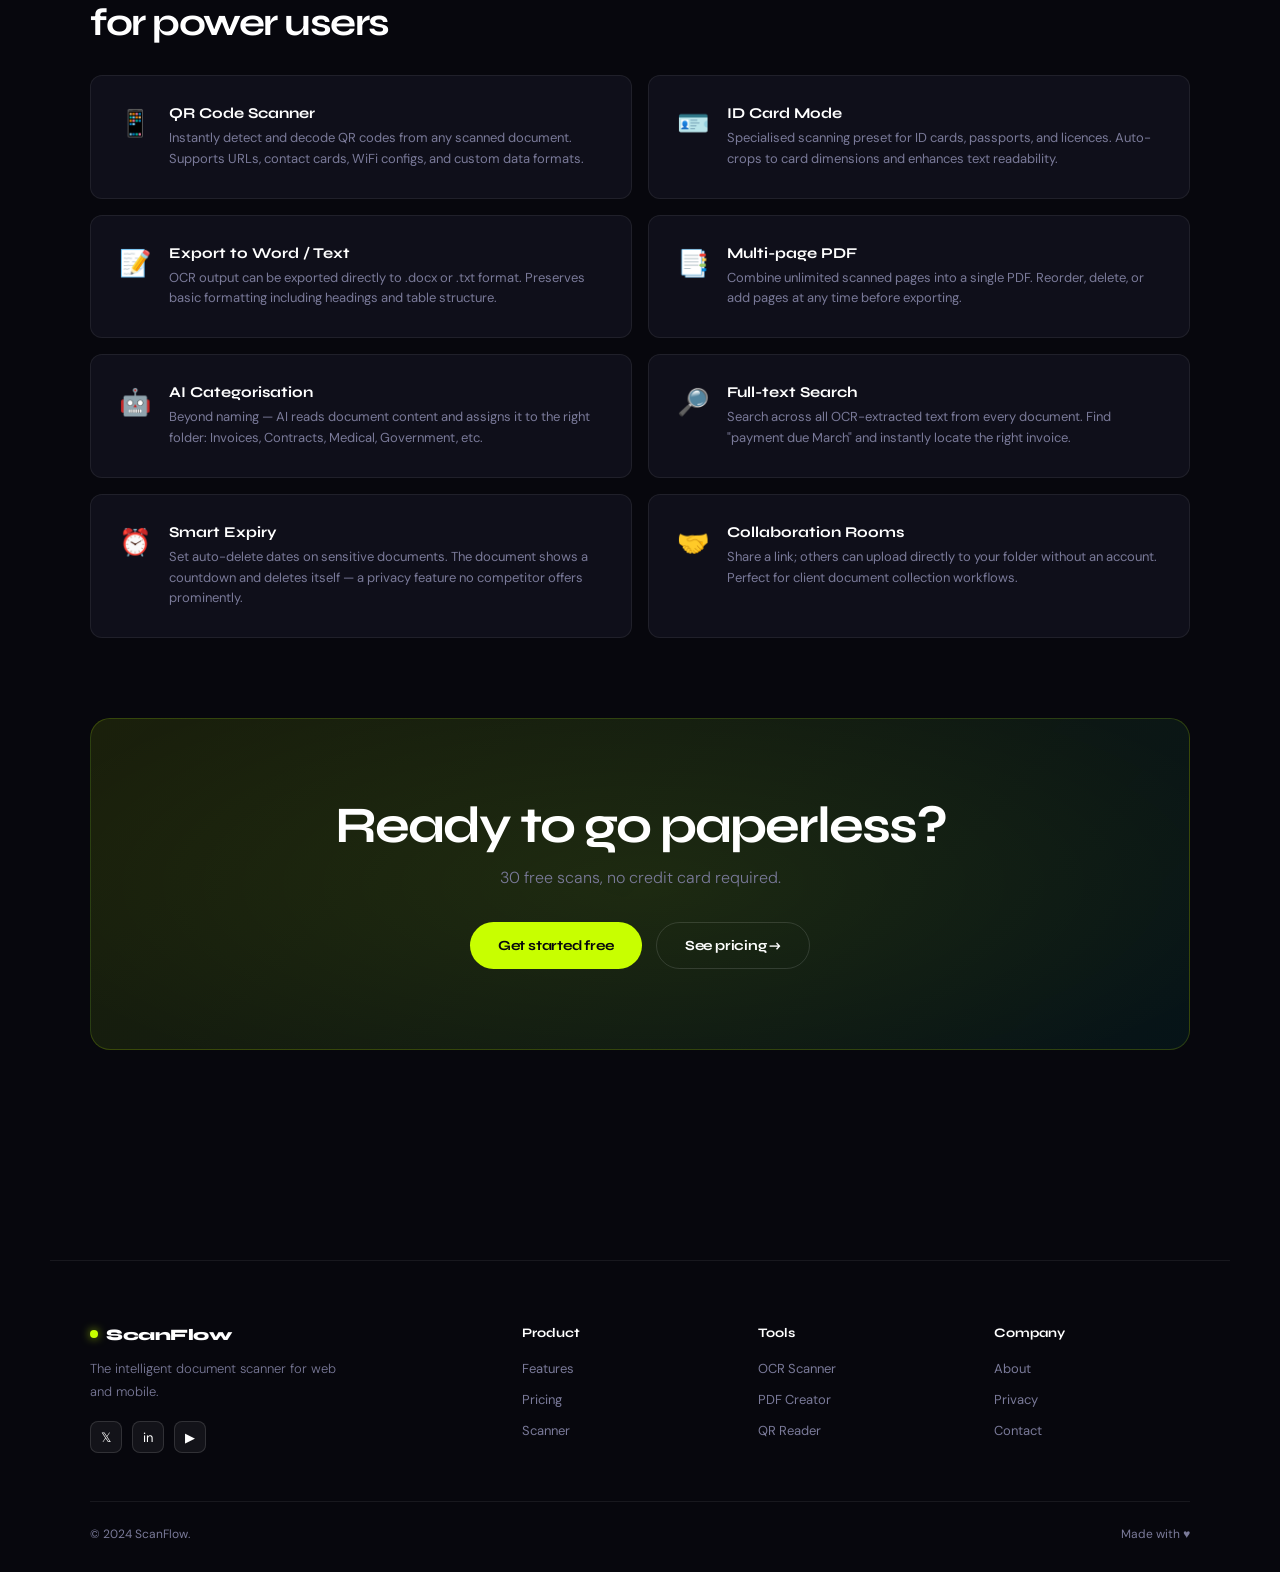
<file: pages/features.html>
<!DOCTYPE html>
<html lang="en">
<head>
<meta charset="UTF-8"><meta name="viewport" content="width=device-width, initial-scale=1.0">
<title>Features — ScanFlow</title>
<link rel="stylesheet" href="../css/base.css">
<link rel="stylesheet" href="../css/navbar.css">
<link rel="stylesheet" href="../css/pages.css">
</head>
<body>
<div id="sf-cursor-ring"></div>
<div id="sf-bg" aria-hidden="true"></div>
<div id="sf-grain" aria-hidden="true"></div>

<div id="sf-nav-wrap">
  <nav id="sf-island">
    <a href="../index.html" class="island-logo"><div class="island-logo-dot"></div>ScanFlow</a>
    <div class="island-sep"></div>
    <div class="island-links">
      <a href="../index.html"      class="island-link" data-page="index.html">Home</a>
      <a href="features.html"      class="island-link active">Features</a>
      <a href="scanner.html"       class="island-link">Scanner</a>
      <a href="pricing.html"       class="island-link">Pricing</a>
      <a href="dashboard.html"     class="island-link">Dashboard</a>
    </div>
    <div id="island-notif" class="island-notif"><div class="notif-icon">📄</div><div class="notif-text"><div class="notif-title">Synced</div><div class="notif-sub">Lease_2024.pdf</div></div></div>
    <a href="login.html" class="island-cta">Start free <svg width="11" height="11" viewBox="0 0 24 24" fill="none" stroke="currentColor" stroke-width="3"><path d="M5 12h14M12 5l7 7-7 7"/></svg></a>
    <button class="island-hamburger" id="sf-ham"><span></span><span></span><span></span></button>
  </nav>
</div>
<div id="sf-mob-menu" class="island-mobile-menu">
  <a href="../index.html" class="mob-link">🏠 Home</a>
  <a href="features.html" class="mob-link">⚡ Features</a>
  <a href="scanner.html"  class="mob-link">📷 Scanner</a>
  <a href="pricing.html"  class="mob-link">💳 Pricing</a>
  <a href="dashboard.html" class="mob-link">📊 Dashboard</a>
  <a href="login.html"    class="mob-link" style="color:var(--accent);font-weight:600;">→ Get started free</a>
</div>

<div class="sf-page">

  <!-- Hero -->
  <div style="padding:140px 40px 60px;text-align:center;max-width:800px;margin:0 auto;">
    <div class="reveal"><span class="badge badge-green" style="margin-bottom:24px;display:inline-flex;"><span class="badge-dot"></span>Full Feature Set</span></div>
    <h1 class="display reveal" style="font-size:clamp(48px,7vw,88px);margin-bottom:20px;">Built for <span style="color:var(--accent)">speed.</span><br>Designed for <span style="color:var(--accent2)">clarity.</span></h1>
    <p class="reveal" style="font-size:17px;color:var(--muted);line-height:1.7;font-weight:300;margin-bottom:36px;">Every feature is intentional. Every tool is fast. Nothing you don't need, everything you do.</p>
    <div class="reveal"><a href="scanner.html" class="btn btn-primary">Try the scanner →</a></div>
  </div>

  <!-- Core Grid -->
  <section class="features-page" style="padding-top:20px;">
    <div class="reveal features-intro">
      <div class="sec-label">Core Tools</div>
      <h2 class="display-md" style="font-size:clamp(30px,3.5vw,46px);margin-bottom:10px;">The essentials,<br>done perfectly</h2>
    </div>
    <div class="features-grid reveal">
      <div class="feat-cell accent-top">
        <div class="feat-icon fi-green">📷</div>
        <div class="feat-name">Smart Scanner</div>
        <div class="feat-desc">Real-time edge detection using OpenCV.js on web and native SDKs on mobile. Handles skewed, crumpled, and low-light documents effortlessly.</div>
        <div class="feat-num">01</div>
      </div>
      <div class="feat-cell accent-top">
        <div class="feat-icon fi-teal">🔍</div>
        <div class="feat-name">OCR Extraction</div>
        <div class="feat-desc">Google Cloud Vision API with 99% accuracy. Detects handwriting, printed text, tables, and supports 40+ languages including Hindi and Arabic.</div>
        <div class="feat-num">02</div>
      </div>
      <div class="feat-cell accent-top">
        <div class="feat-icon fi-coral">✨</div>
        <div class="feat-name">AI Auto-Naming</div>
        <div class="feat-desc">Claude AI reads your OCR text and suggests intelligent filenames like "Lease_Agreement_Mar2024" and auto-categorises into folders.</div>
        <div class="feat-num">03</div>
      </div>
      <div class="feat-cell accent-top">
        <div class="feat-icon fi-teal">🎨</div>
        <div class="feat-name">Image Enhancement</div>
        <div class="feat-desc">Brightness, contrast, sharpness, shadow removal, noise reduction, and auto-whiteboard mode — all processed server-side by Sharp via Cloudinary.</div>
        <div class="feat-num">04</div>
      </div>
      <div class="feat-cell accent-top">
        <div class="feat-icon fi-coral">🔏</div>
        <div class="feat-name">Digital Signatures</div>
        <div class="feat-desc">Draw, type, or upload your signature. Place it precisely using a drag-and-drop overlay on any page, then export as a legally compliant signed PDF.</div>
        <div class="feat-num">05</div>
      </div>
      <div class="feat-cell accent-top">
        <div class="feat-icon fi-green">☁️</div>
        <div class="feat-name">Cloud Sync</div>
        <div class="feat-desc">All scans stored in Cloudinary CDN. Firebase Realtime Database keeps all devices in sync the moment a document changes.</div>
        <div class="feat-num">06</div>
      </div>
    </div>

    <!-- Advanced -->
    <div class="reveal" style="margin-top:80px;margin-bottom:32px;">
      <div class="sec-label">Advanced Tools</div>
      <h2 class="display-md" style="font-size:clamp(28px,3vw,42px);">Power features<br>for power users</h2>
    </div>
    <div class="adv-grid reveal">
      <div class="adv-card">
        <div class="adv-icon">📱</div>
        <div>
          <div class="adv-name">QR Code Scanner</div>
          <div class="adv-desc">Instantly detect and decode QR codes from any scanned document. Supports URLs, contact cards, WiFi configs, and custom data formats.</div>
        </div>
      </div>
      <div class="adv-card">
        <div class="adv-icon">🪪</div>
        <div>
          <div class="adv-name">ID Card Mode</div>
          <div class="adv-desc">Specialised scanning preset for ID cards, passports, and licences. Auto-crops to card dimensions and enhances text readability.</div>
        </div>
      </div>
      <div class="adv-card">
        <div class="adv-icon">📝</div>
        <div>
          <div class="adv-name">Export to Word / Text</div>
          <div class="adv-desc">OCR output can be exported directly to .docx or .txt format. Preserves basic formatting including headings and table structure.</div>
        </div>
      </div>
      <div class="adv-card">
        <div class="adv-icon">📑</div>
        <div>
          <div class="adv-name">Multi-page PDF</div>
          <div class="adv-desc">Combine unlimited scanned pages into a single PDF. Reorder, delete, or add pages at any time before exporting.</div>
        </div>
      </div>
      <div class="adv-card">
        <div class="adv-icon">🤖</div>
        <div>
          <div class="adv-name">AI Categorisation</div>
          <div class="adv-desc">Beyond naming — AI reads document content and assigns it to the right folder: Invoices, Contracts, Medical, Government, etc.</div>
        </div>
      </div>
      <div class="adv-card">
        <div class="adv-icon">🔎</div>
        <div>
          <div class="adv-name">Full-text Search</div>
          <div class="adv-desc">Search across all OCR-extracted text from every document. Find "payment due March" and instantly locate the right invoice.</div>
        </div>
      </div>
      <div class="adv-card">
        <div class="adv-icon">⏰</div>
        <div>
          <div class="adv-name">Smart Expiry</div>
          <div class="adv-desc">Set auto-delete dates on sensitive documents. The document shows a countdown and deletes itself — a privacy feature no competitor offers prominently.</div>
        </div>
      </div>
      <div class="adv-card">
        <div class="adv-icon">🤝</div>
        <div>
          <div class="adv-name">Collaboration Rooms</div>
          <div class="adv-desc">Share a link; others can upload directly to your folder without an account. Perfect for client document collection workflows.</div>
        </div>
      </div>
    </div>

    <!-- CTA -->
    <div class="cta-section reveal" style="padding-left:0;padding-right:0;margin-top:80px;">
      <div class="cta-banner">
        <h2 class="cta-title display-md">Ready to go paperless?</h2>
        <p class="cta-sub">30 free scans, no credit card required.</p>
        <div class="cta-acts">
          <a href="login.html"  class="btn btn-primary">Get started free</a>
          <a href="pricing.html" class="btn btn-ghost">See pricing →</a>
        </div>
      </div>
    </div>
  </section>

  <!-- FOOTER -->
  <footer>
    <div class="footer-grid">
      <div class="footer-brand">
        <a href="../index.html" class="island-logo"><div class="island-logo-dot"></div>ScanFlow</a>
        <p>The intelligent document scanner for web and mobile.</p>
        <div class="footer-socials" style="margin-top:18px;"><a href="#" class="soc-btn">𝕏</a><a href="#" class="soc-btn">in</a><a href="#" class="soc-btn">▶</a></div>
      </div>
      <div class="footer-col"><h4>Product</h4><ul><li><a href="features.html">Features</a></li><li><a href="pricing.html">Pricing</a></li><li><a href="scanner.html">Scanner</a></li></ul></div>
      <div class="footer-col"><h4>Tools</h4><ul><li><a href="#">OCR Scanner</a></li><li><a href="#">PDF Creator</a></li><li><a href="#">QR Reader</a></li></ul></div>
      <div class="footer-col"><h4>Company</h4><ul><li><a href="#">About</a></li><li><a href="#">Privacy</a></li><li><a href="#">Contact</a></li></ul></div>
    </div>
    <div class="footer-bottom"><span>© 2024 ScanFlow.</span><span>Made with ♥</span></div>
  </footer>
</div>

<div id="sf-toast"><div class="toast-ico">✅</div><div><div class="toast-title">Done</div><div class="toast-msg"></div></div></div>
<script src="../js/main.js"></script>
</body>
</html>
</file>
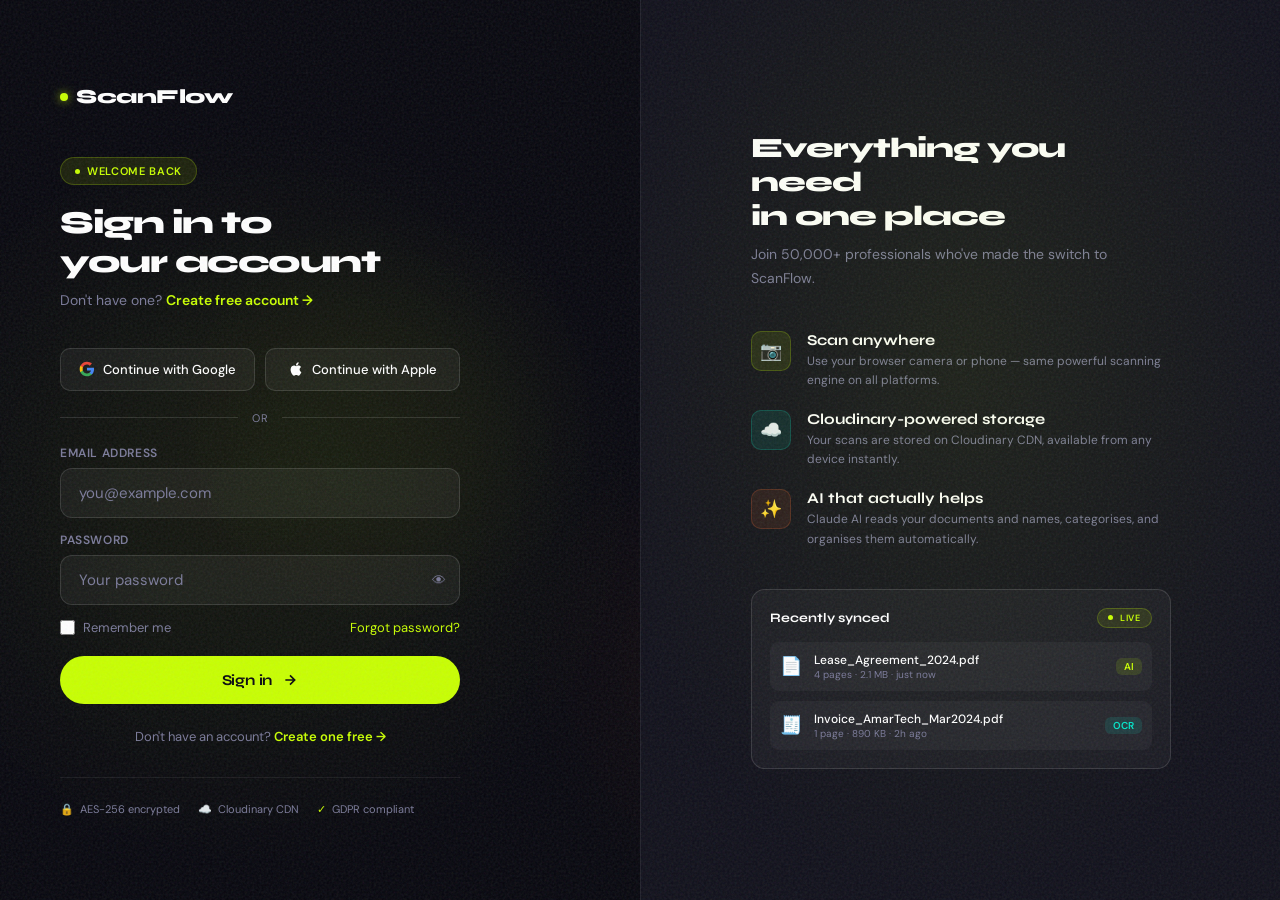
<file: pages/login.html>
<!DOCTYPE html>
<html lang="en">
<head>
<meta charset="UTF-8"><meta name="viewport" content="width=device-width, initial-scale=1.0">
<title>Sign In — ScanFlow</title>
<link rel="stylesheet" href="../css/base.css">
<link rel="stylesheet" href="../css/navbar.css">
<link rel="stylesheet" href="../css/pages.css">
</head>
<body>
<div id="sf-cursor-ring"></div>
<div id="sf-bg" aria-hidden="true"></div>
<div id="sf-grain" aria-hidden="true"></div>

<div class="sf-page">
  <div class="auth-page">

    <!-- LEFT — FORM -->
    <div class="auth-left">
      <div class="auth-logo">
        <a href="../index.html" class="island-logo" style="font-size:20px;">
          <div class="island-logo-dot"></div>ScanFlow
        </a>
      </div>

      <div style="max-width:400px;width:100%;">
        <div style="margin-bottom:32px;">
          <span class="badge badge-green" style="margin-bottom:18px;"><span class="badge-dot"></span>Welcome back</span>
          <h1 class="auth-title">Sign in to<br>your account</h1>
          <p class="auth-sub">Don't have one? <a href="signup.html" style="color:var(--accent);font-weight:600;">Create free account →</a></p>
        </div>

        <!-- Social buttons -->
        <div class="auth-social" style="margin-bottom:20px;">
          <button class="social-btn" onclick="sfToast('🔑','Google Sign-in','Redirecting to Google...')">
            <svg width="16" height="16" viewBox="0 0 24 24"><path d="M22.56 12.25c0-.78-.07-1.53-.2-2.25H12v4.26h5.92c-.26 1.37-1.04 2.53-2.21 3.31v2.77h3.57c2.08-1.92 3.28-4.74 3.28-8.09z" fill="#4285F4"/><path d="M12 23c2.97 0 5.46-.98 7.28-2.66l-3.57-2.77c-.98.66-2.23 1.06-3.71 1.06-2.86 0-5.29-1.93-6.16-4.53H2.18v2.84C3.99 20.53 7.7 23 12 23z" fill="#34A853"/><path d="M5.84 14.09c-.22-.66-.35-1.36-.35-2.09s.13-1.43.35-2.09V7.07H2.18C1.43 8.55 1 10.22 1 12s.43 3.45 1.18 4.93l2.85-2.22.81-.62z" fill="#FBBC05"/><path d="M12 5.38c1.62 0 3.06.56 4.21 1.64l3.15-3.15C17.45 2.09 14.97 1 12 1 7.7 1 3.99 3.47 2.18 7.07l3.66 2.84c.87-2.6 3.3-4.53 6.16-4.53z" fill="#EA4335"/></svg>
            Continue with Google
          </button>
          <button class="social-btn" onclick="sfToast('🔑','Apple Sign-in','Redirecting to Apple...')">
            <svg width="16" height="16" viewBox="0 0 24 24" fill="currentColor"><path d="M18.71 19.5c-.83 1.24-1.71 2.45-3.05 2.47-1.34.03-1.77-.79-3.29-.79-1.53 0-2 .77-3.27.82-1.31.05-2.3-1.32-3.14-2.53C4.25 17 2.94 12.45 4.7 9.39c.87-1.52 2.43-2.48 4.12-2.51 1.28-.02 2.5.87 3.29.87.78 0 2.26-1.07 3.8-.91.65.03 2.47.26 3.64 1.98-.09.06-2.17 1.28-2.15 3.81.03 3.02 2.65 4.03 2.68 4.04-.03.07-.42 1.44-1.38 2.83M13 3.5c.73-.83 1.94-1.46 2.94-1.5.13 1.17-.34 2.35-1.04 3.19-.69.85-1.83 1.51-2.95 1.42-.15-1.15.41-2.35 1.05-3.11z"/></svg>
            Continue with Apple
          </button>
        </div>

        <div class="auth-divider">or</div>

        <div class="auth-form" style="margin-top:20px;">
          <div class="auth-field">
            <label>Email address</label>
            <input class="sf-input" type="email" placeholder="you@example.com" id="login-email">
          </div>
          <div class="auth-field">
            <label>Password</label>
            <div style="position:relative;">
              <input class="sf-input" type="password" placeholder="Your password" id="login-pass" style="padding-right:48px;">
              <button onclick="togglePass('login-pass',this)" style="position:absolute;right:14px;top:50%;transform:translateY(-50%);background:none;border:none;color:var(--muted);font-size:14px;transition:color 0.2s;" onmouseover="this.style.color='#fff'" onmouseout="this.style.color='var(--muted)'">👁</button>
            </div>
          </div>
          <div style="display:flex;justify-content:space-between;align-items:center;font-size:13px;">
            <label style="display:flex;align-items:center;gap:8px;color:var(--muted);">
              <input type="checkbox" style="accent-color:var(--accent);width:15px;height:15px;"> Remember me
            </label>
            <a href="#" style="color:var(--accent);">Forgot password?</a>
          </div>
          <button class="btn btn-primary" style="width:100%;justify-content:center;margin-top:6px;font-size:15px;padding:15px;" onclick="doLogin()">
            Sign in
            <svg width="16" height="16" viewBox="0 0 24 24" fill="none" stroke="currentColor" stroke-width="2.5"><path d="M5 12h14M12 5l7 7-7 7"/></svg>
          </button>
        </div>

        <div class="auth-switch">Don't have an account? <a href="signup.html">Create one free →</a></div>

        <!-- Trust badges -->
        <div style="display:flex;gap:18px;margin-top:32px;padding-top:24px;border-top:1px solid var(--border);">
          <div style="display:flex;align-items:center;gap:6px;font-size:11px;color:var(--muted);">
            <span style="color:var(--accent);">🔒</span> AES-256 encrypted
          </div>
          <div style="display:flex;align-items:center;gap:6px;font-size:11px;color:var(--muted);">
            <span style="color:var(--accent2);">☁️</span> Cloudinary CDN
          </div>
          <div style="display:flex;align-items:center;gap:6px;font-size:11px;color:var(--muted);">
            <span style="color:var(--accent);">✓</span> GDPR compliant
          </div>
        </div>
      </div>
    </div>

    <!-- RIGHT — SHOWCASE -->
    <div class="auth-right">
      <div class="auth-deco"></div>
      <div class="auth-right-inner">
        <div style="margin-bottom:40px;">
          <h2 style="font-family:'Syne',sans-serif;font-size:28px;font-weight:800;letter-spacing:-1px;margin-bottom:10px;">Everything you need<br>in one place</h2>
          <p style="font-size:14px;color:var(--muted);line-height:1.7;">Join 50,000+ professionals who've made the switch to ScanFlow.</p>
        </div>
        <div class="auth-feature-list">
          <div class="auth-feat">
            <div class="auth-feat-icon fi-green">📷</div>
            <div>
              <div class="auth-feat-name">Scan anywhere</div>
              <div class="auth-feat-desc">Use your browser camera or phone — same powerful scanning engine on all platforms.</div>
            </div>
          </div>
          <div class="auth-feat">
            <div class="auth-feat-icon fi-teal">☁️</div>
            <div>
              <div class="auth-feat-name">Cloudinary-powered storage</div>
              <div class="auth-feat-desc">Your scans are stored on Cloudinary CDN, available from any device instantly.</div>
            </div>
          </div>
          <div class="auth-feat">
            <div class="auth-feat-icon fi-coral">✨</div>
            <div>
              <div class="auth-feat-name">AI that actually helps</div>
              <div class="auth-feat-desc">Claude AI reads your documents and names, categorises, and organises them automatically.</div>
            </div>
          </div>
        </div>

        <!-- Floating doc card mockup -->
        <div style="margin-top:40px;background:rgba(255,255,255,0.04);border:1px solid var(--border2);border-radius:14px;padding:18px;position:relative;">
          <div style="display:flex;justify-content:space-between;align-items:center;margin-bottom:14px;">
            <div style="font-family:'Syne',sans-serif;font-size:13px;font-weight:700;">Recently synced</div>
            <span class="badge badge-green" style="font-size:9px;padding:3px 10px;"><span class="badge-dot"></span>Live</span>
          </div>
          <div style="display:flex;flex-direction:column;gap:10px;">
            <div style="display:flex;align-items:center;gap:12px;padding:10px;background:rgba(255,255,255,0.04);border-radius:9px;">
              <span style="font-size:18px;">📄</span>
              <div style="flex:1;min-width:0;">
                <div style="font-size:12px;font-weight:500;white-space:nowrap;overflow:hidden;text-overflow:ellipsis;">Lease_Agreement_2024.pdf</div>
                <div style="font-size:10px;color:var(--muted);">4 pages · 2.1 MB · just now</div>
              </div>
              <span style="font-size:10px;background:rgba(200,255,0,0.12);color:var(--accent);border-radius:6px;padding:2px 8px;font-weight:600;">AI</span>
            </div>
            <div style="display:flex;align-items:center;gap:12px;padding:10px;background:rgba(255,255,255,0.04);border-radius:9px;">
              <span style="font-size:18px;">🧾</span>
              <div style="flex:1;min-width:0;">
                <div style="font-size:12px;font-weight:500;white-space:nowrap;overflow:hidden;text-overflow:ellipsis;">Invoice_AmarTech_Mar2024.pdf</div>
                <div style="font-size:10px;color:var(--muted);">1 page · 890 KB · 2h ago</div>
              </div>
              <span style="font-size:10px;background:rgba(0,229,200,0.12);color:var(--accent2);border-radius:6px;padding:2px 8px;font-weight:600;">OCR</span>
            </div>
          </div>
        </div>
      </div>
    </div>

  </div>
</div>

<div id="sf-toast"><div class="toast-ico">✅</div><div><div class="toast-title">Done</div><div class="toast-msg"></div></div></div>
<script src="../js/main.js"></script>
<script>
function togglePass(id, btn) {
  const inp = document.getElementById(id);
  if (inp.type === 'password') { inp.type = 'text'; btn.textContent = '🙈'; }
  else { inp.type = 'password'; btn.textContent = '👁'; }
}

function doLogin() {
  const email = document.getElementById('login-email').value;
  const pass  = document.getElementById('login-pass').value;
  if (!email || !pass) { sfToast('⚠️','Missing fields','Please enter email and password'); return; }
  sfToast('🔄','Signing in...','Authenticating with Firebase');
  setTimeout(() => { window.location.href = 'dashboard.html'; }, 1600);
}
</script>
</body>
</html>
</file>
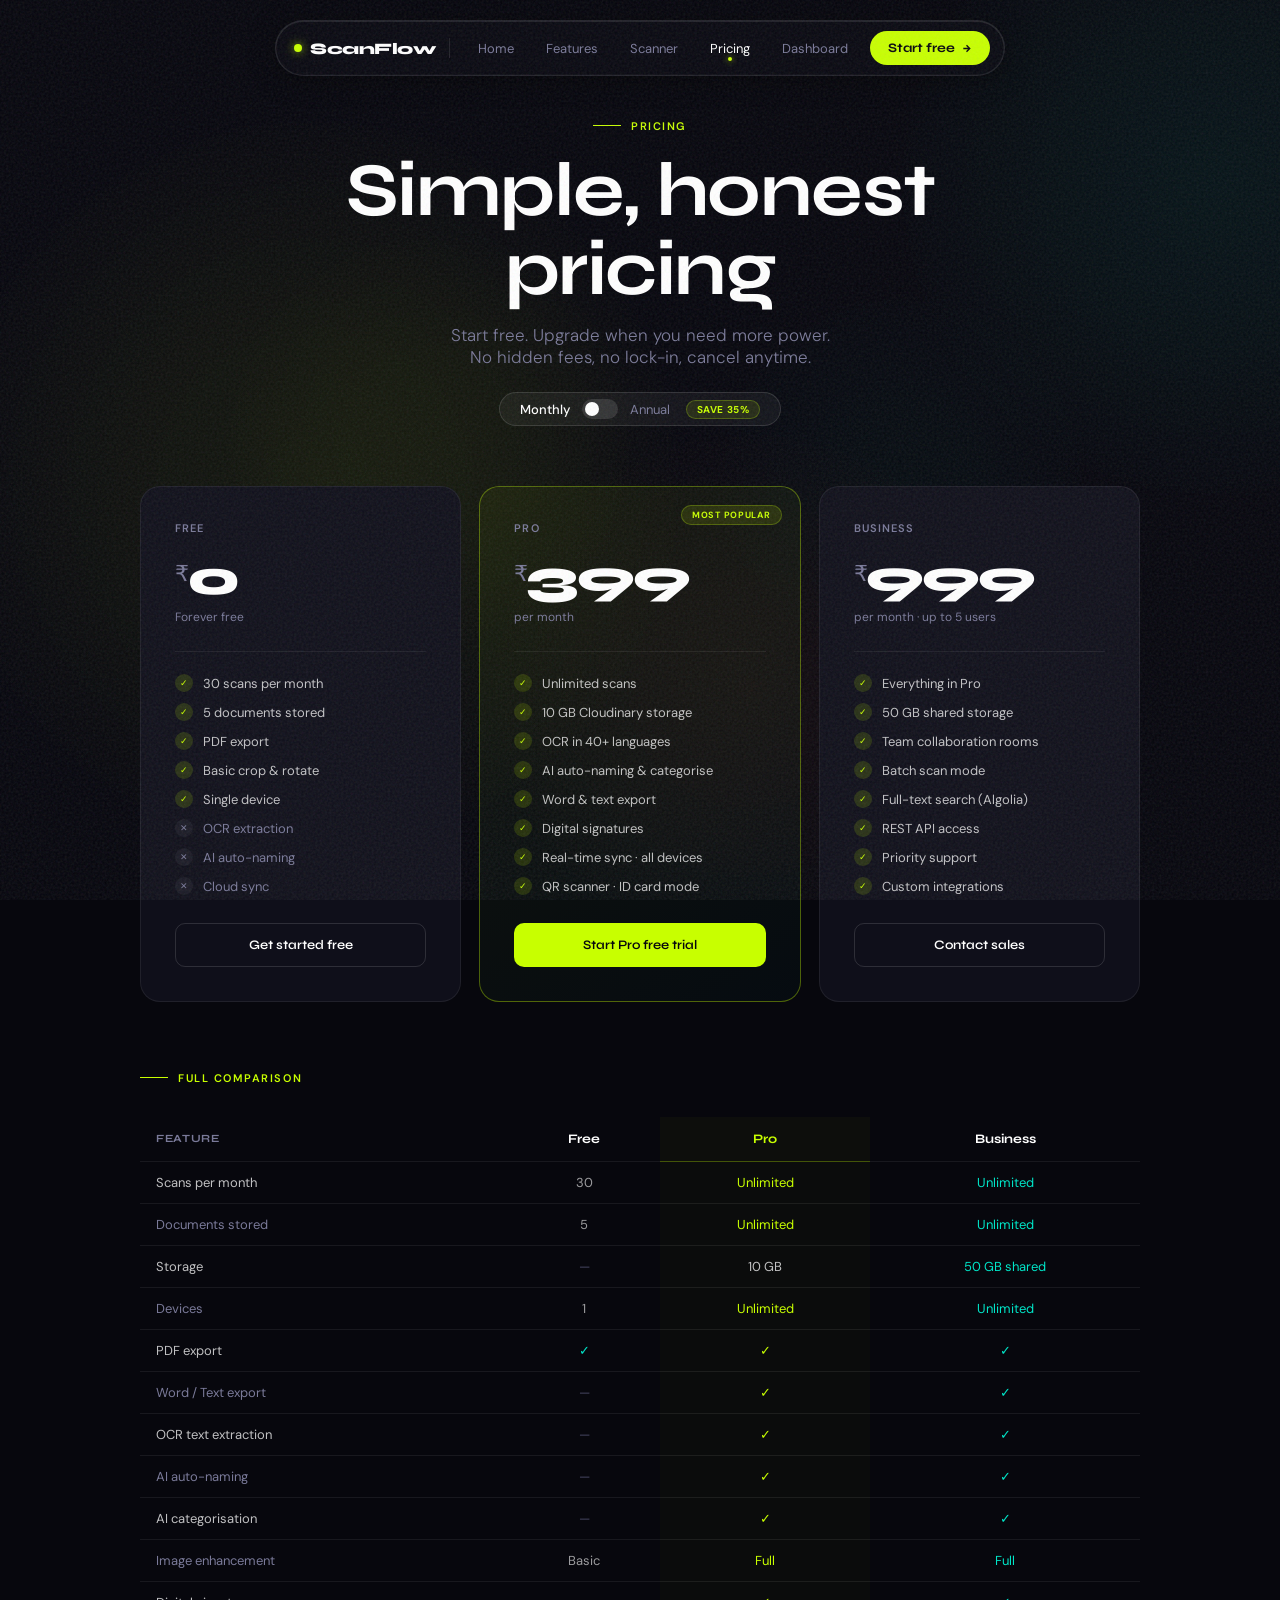
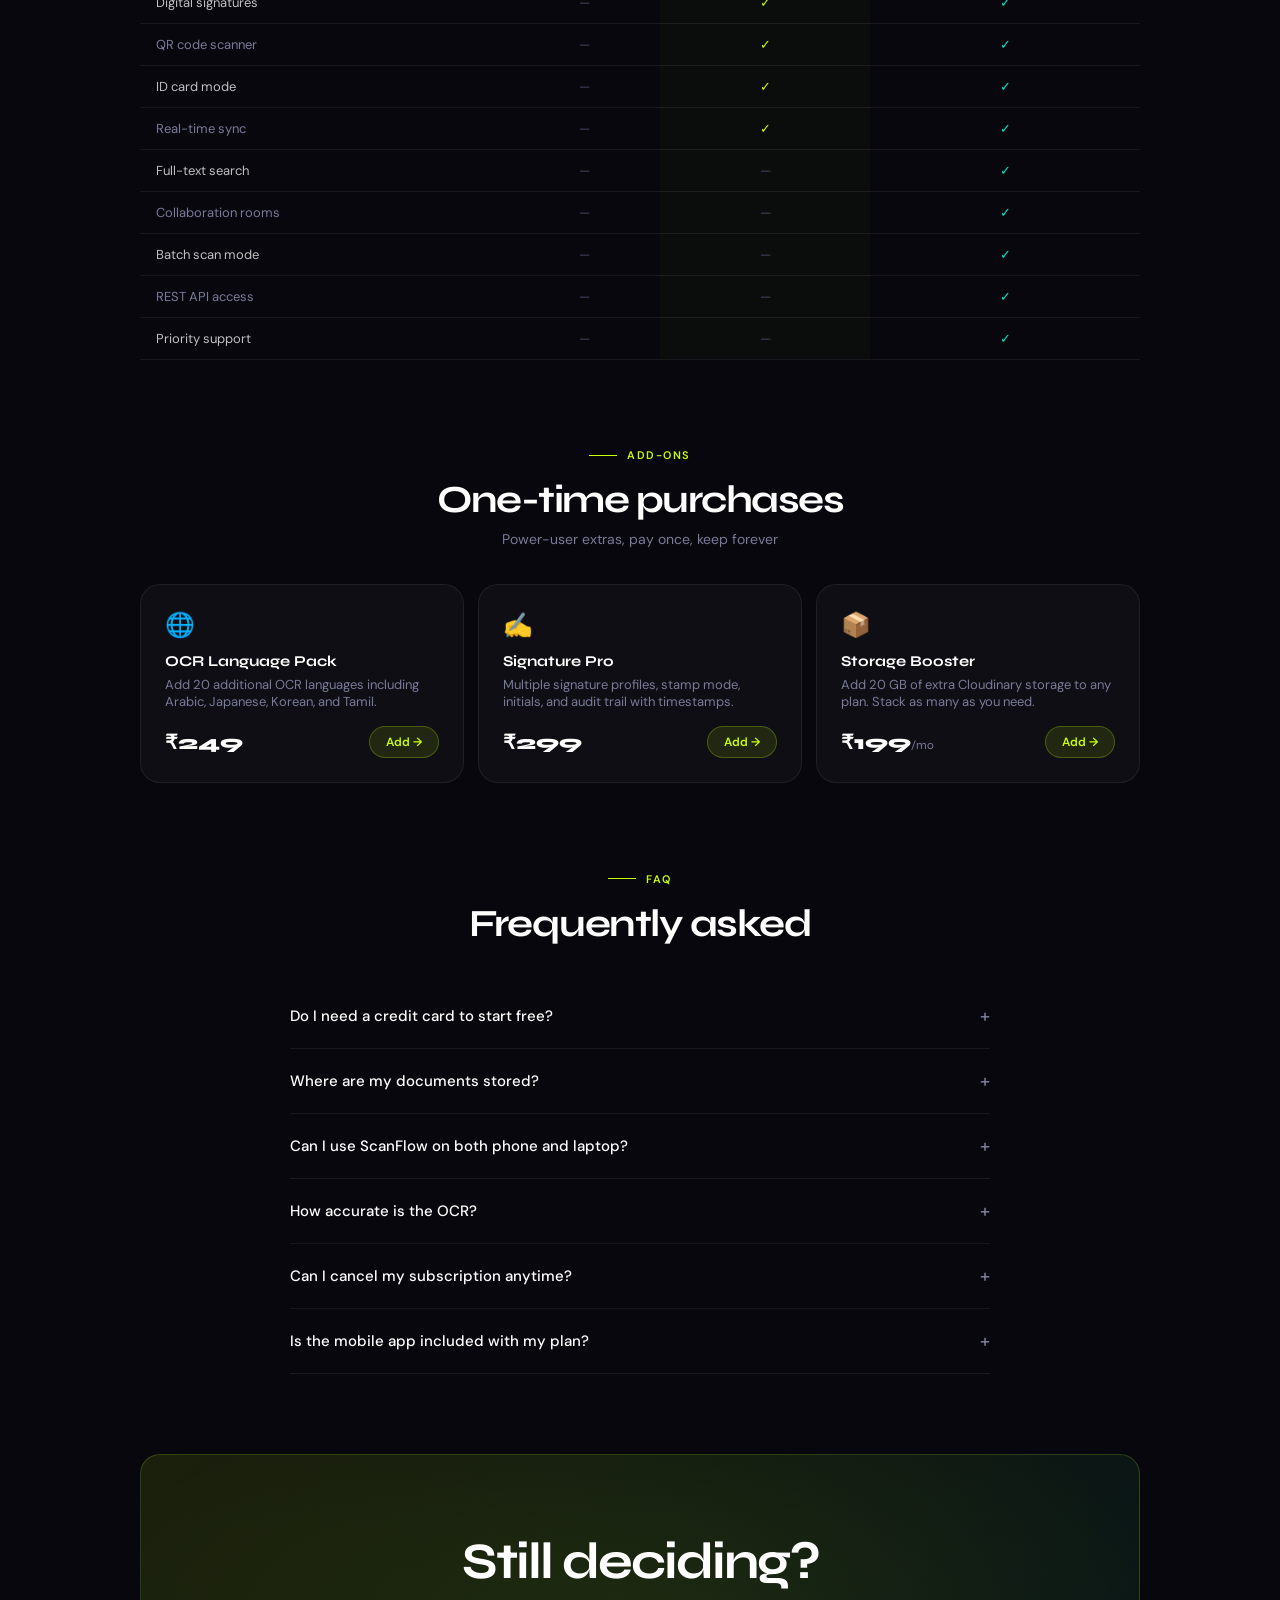
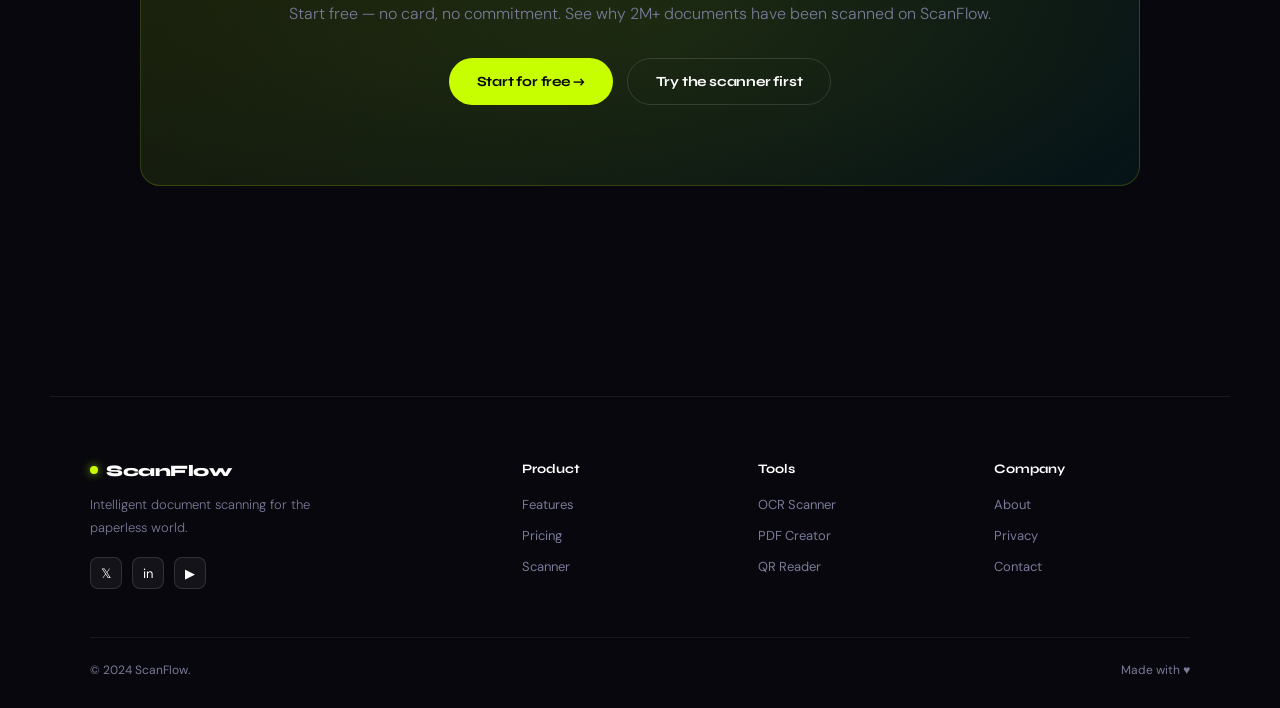
<file: pages/pricing.html>
<!DOCTYPE html>
<html lang="en">
<head>
<meta charset="UTF-8"><meta name="viewport" content="width=device-width, initial-scale=1.0">
<title>Pricing — ScanFlow</title>
<link rel="stylesheet" href="../css/base.css">
<link rel="stylesheet" href="../css/navbar.css">
<link rel="stylesheet" href="../css/pages.css">
</head>
<body>
<div id="sf-cursor-ring"></div>
<div id="sf-bg" aria-hidden="true"></div>
<div id="sf-grain" aria-hidden="true"></div>

<div id="sf-nav-wrap">
  <nav id="sf-island">
    <a href="../index.html" class="island-logo"><div class="island-logo-dot"></div>ScanFlow</a>
    <div class="island-sep"></div>
    <div class="island-links">
      <a href="../index.html"  class="island-link">Home</a>
      <a href="features.html"  class="island-link">Features</a>
      <a href="scanner.html"   class="island-link">Scanner</a>
      <a href="pricing.html"   class="island-link active">Pricing</a>
      <a href="dashboard.html" class="island-link">Dashboard</a>
    </div>
    <div id="island-notif" class="island-notif"><div class="notif-icon">🎉</div><div class="notif-text"><div class="notif-title">Pro Trial</div><div class="notif-sub">14 days free, no card</div></div></div>
    <a href="login.html" class="island-cta">Start free <svg width="11" height="11" viewBox="0 0 24 24" fill="none" stroke="currentColor" stroke-width="3"><path d="M5 12h14M12 5l7 7-7 7"/></svg></a>
    <button class="island-hamburger" id="sf-ham"><span></span><span></span><span></span></button>
  </nav>
</div>
<div id="sf-mob-menu" class="island-mobile-menu">
  <a href="../index.html" class="mob-link">🏠 Home</a>
  <a href="features.html" class="mob-link">⚡ Features</a>
  <a href="scanner.html"  class="mob-link">📷 Scanner</a>
  <a href="pricing.html"  class="mob-link">💳 Pricing</a>
  <a href="dashboard.html" class="mob-link">📊 Dashboard</a>
  <a href="login.html"    class="mob-link" style="color:var(--accent);font-weight:600;">→ Get started free</a>
</div>

<div class="sf-page">
  <div class="pricing-page">

    <!-- Header -->
    <div class="pricing-header reveal">
      <div class="sec-label" style="justify-content:center;">Pricing</div>
      <h1 class="display-md" style="font-size:clamp(40px,6vw,76px);">Simple, honest<br>pricing</h1>
      <p style="font-size:17px;color:var(--muted);margin-top:14px;font-weight:300;">Start free. Upgrade when you need more power.<br>No hidden fees, no lock-in, cancel anytime.</p>

      <!-- Billing toggle -->
      <div class="toggle-billing" id="billing-toggle">
        <span id="lbl-monthly" style="color:#fff;font-weight:500;">Monthly</span>
        <div class="sf-toggle" id="billing-sw"></div>
        <span id="lbl-annual" style="color:var(--muted);">Annual</span>
        <span class="save-pill">Save 35%</span>
      </div>
    </div>

    <!-- Cards -->
    <div class="pricing-grid reveal">

      <!-- FREE -->
      <div class="price-card">
        <div class="price-plan">Free</div>
        <div class="price-amount"><span class="cur">₹</span><span class="p-num" data-monthly="0" data-annual="0">0</span></div>
        <div class="price-period p-period" data-monthly="Forever free" data-annual="Forever free">Forever free</div>
        <hr class="price-hr">
        <div class="price-features">
          <div class="pf-item"><div class="pf-icon yes">✓</div>30 scans per month</div>
          <div class="pf-item"><div class="pf-icon yes">✓</div>5 documents stored</div>
          <div class="pf-item"><div class="pf-icon yes">✓</div>PDF export</div>
          <div class="pf-item"><div class="pf-icon yes">✓</div>Basic crop &amp; rotate</div>
          <div class="pf-item"><div class="pf-icon yes">✓</div>Single device</div>
          <div class="pf-item off"><div class="pf-icon no">✕</div>OCR extraction</div>
          <div class="pf-item off"><div class="pf-icon no">✕</div>AI auto-naming</div>
          <div class="pf-item off"><div class="pf-icon no">✕</div>Cloud sync</div>
        </div>
        <button class="price-btn" onclick="sfToast('🎉','Welcome!','Creating your free account...')">Get started free</button>
      </div>

      <!-- PRO -->
      <div class="price-card featured">
        <div class="popular-badge">Most Popular</div>
        <div class="price-plan">Pro</div>
        <div class="price-amount"><span class="cur">₹</span><span class="p-num" data-monthly="399" data-annual="259">399</span></div>
        <div class="price-period p-period" data-monthly="per month" data-annual="per month · billed ₹3,108/yr">per month</div>
        <hr class="price-hr">
        <div class="price-features">
          <div class="pf-item"><div class="pf-icon yes">✓</div>Unlimited scans</div>
          <div class="pf-item"><div class="pf-icon yes">✓</div>10 GB Cloudinary storage</div>
          <div class="pf-item"><div class="pf-icon yes">✓</div>OCR in 40+ languages</div>
          <div class="pf-item"><div class="pf-icon yes">✓</div>AI auto-naming &amp; categorise</div>
          <div class="pf-item"><div class="pf-icon yes">✓</div>Word &amp; text export</div>
          <div class="pf-item"><div class="pf-icon yes">✓</div>Digital signatures</div>
          <div class="pf-item"><div class="pf-icon yes">✓</div>Real-time sync · all devices</div>
          <div class="pf-item"><div class="pf-icon yes">✓</div>QR scanner · ID card mode</div>
        </div>
        <button class="price-btn acc" onclick="sfToast('🚀','14-day Pro Trial','No credit card needed. Enjoy!')">Start Pro free trial</button>
      </div>

      <!-- BUSINESS -->
      <div class="price-card">
        <div class="price-plan">Business</div>
        <div class="price-amount"><span class="cur">₹</span><span class="p-num" data-monthly="999" data-annual="649">999</span></div>
        <div class="price-period p-period" data-monthly="per month · up to 5 users" data-annual="per month · billed ₹7,788/yr">per month · up to 5 users</div>
        <hr class="price-hr">
        <div class="price-features">
          <div class="pf-item"><div class="pf-icon yes">✓</div>Everything in Pro</div>
          <div class="pf-item"><div class="pf-icon yes">✓</div>50 GB shared storage</div>
          <div class="pf-item"><div class="pf-icon yes">✓</div>Team collaboration rooms</div>
          <div class="pf-item"><div class="pf-icon yes">✓</div>Batch scan mode</div>
          <div class="pf-item"><div class="pf-icon yes">✓</div>Full-text search (Algolia)</div>
          <div class="pf-item"><div class="pf-icon yes">✓</div>REST API access</div>
          <div class="pf-item"><div class="pf-icon yes">✓</div>Priority support</div>
          <div class="pf-item"><div class="pf-icon yes">✓</div>Custom integrations</div>
        </div>
        <button class="price-btn" onclick="sfToast('📧','Request sent','Our team will contact you shortly')">Contact sales</button>
      </div>
    </div>

    <!-- Comparison table -->
    <div class="reveal" style="margin-bottom:80px;">
      <div class="sec-label" style="justify-content:center;margin-bottom:32px;">Full Comparison</div>
      <div style="overflow-x:auto;">
        <table style="width:100%;border-collapse:collapse;font-size:13px;">
          <thead>
            <tr>
              <th style="text-align:left;padding:14px 16px;font-family:'Syne',sans-serif;font-weight:700;color:var(--muted);letter-spacing:0.06em;text-transform:uppercase;font-size:11px;border-bottom:1px solid var(--border);">Feature</th>
              <th style="text-align:center;padding:14px 16px;font-family:'Syne',sans-serif;font-weight:700;border-bottom:1px solid var(--border);">Free</th>
              <th style="text-align:center;padding:14px 16px;font-family:'Syne',sans-serif;font-weight:700;color:var(--accent);border-bottom:1px solid rgba(200,255,0,0.3);background:rgba(200,255,0,0.03);">Pro</th>
              <th style="text-align:center;padding:14px 16px;font-family:'Syne',sans-serif;font-weight:700;border-bottom:1px solid var(--border);">Business</th>
            </tr>
          </thead>
          <tbody id="compare-tbody">
          </tbody>
        </table>
      </div>
    </div>

    <!-- Add-ons -->
    <div class="reveal" style="margin-bottom:80px;">
      <div style="text-align:center;margin-bottom:36px;">
        <div class="sec-label" style="justify-content:center;">Add-ons</div>
        <h2 class="display-md" style="font-size:clamp(28px,3vw,42px);">One-time purchases</h2>
        <p style="color:var(--muted);font-size:14px;margin-top:10px;">Power-user extras, pay once, keep forever</p>
      </div>
      <div style="display:grid;grid-template-columns:repeat(auto-fill,minmax(240px,1fr));gap:14px;">
        <div class="card card-glow" style="padding:24px;">
          <div style="font-size:24px;margin-bottom:12px;">🌐</div>
          <div style="font-family:'Syne',sans-serif;font-weight:700;font-size:15px;margin-bottom:6px;">OCR Language Pack</div>
          <div style="font-size:13px;color:var(--muted);margin-bottom:16px;">Add 20 additional OCR languages including Arabic, Japanese, Korean, and Tamil.</div>
          <div style="display:flex;justify-content:space-between;align-items:center;">
            <span style="font-family:'Syne',sans-serif;font-weight:800;font-size:20px;">₹249</span>
            <button onclick="sfToast('🛒','Added!','OCR Language Pack')" style="padding:7px 16px;background:rgba(200,255,0,0.1);border:1px solid rgba(200,255,0,0.25);color:var(--accent);border-radius:100px;font-size:12px;font-weight:600;">Add →</button>
          </div>
        </div>
        <div class="card card-glow" style="padding:24px;">
          <div style="font-size:24px;margin-bottom:12px;">✍️</div>
          <div style="font-family:'Syne',sans-serif;font-weight:700;font-size:15px;margin-bottom:6px;">Signature Pro</div>
          <div style="font-size:13px;color:var(--muted);margin-bottom:16px;">Multiple signature profiles, stamp mode, initials, and audit trail with timestamps.</div>
          <div style="display:flex;justify-content:space-between;align-items:center;">
            <span style="font-family:'Syne',sans-serif;font-weight:800;font-size:20px;">₹299</span>
            <button onclick="sfToast('🛒','Added!','Signature Pro Pack')" style="padding:7px 16px;background:rgba(200,255,0,0.1);border:1px solid rgba(200,255,0,0.25);color:var(--accent);border-radius:100px;font-size:12px;font-weight:600;">Add →</button>
          </div>
        </div>
        <div class="card card-glow" style="padding:24px;">
          <div style="font-size:24px;margin-bottom:12px;">📦</div>
          <div style="font-family:'Syne',sans-serif;font-weight:700;font-size:15px;margin-bottom:6px;">Storage Booster</div>
          <div style="font-size:13px;color:var(--muted);margin-bottom:16px;">Add 20 GB of extra Cloudinary storage to any plan. Stack as many as you need.</div>
          <div style="display:flex;justify-content:space-between;align-items:center;">
            <span style="font-family:'Syne',sans-serif;font-weight:800;font-size:20px;">₹199<span style="font-size:12px;font-weight:400;color:var(--muted)">/mo</span></span>
            <button onclick="sfToast('🛒','Added!','+20GB Storage Booster')" style="padding:7px 16px;background:rgba(200,255,0,0.1);border:1px solid rgba(200,255,0,0.25);color:var(--accent);border-radius:100px;font-size:12px;font-weight:600;">Add →</button>
          </div>
        </div>
      </div>
    </div>

    <!-- FAQ -->
    <div class="reveal" style="margin-bottom:80px;">
      <div style="text-align:center;margin-bottom:40px;">
        <div class="sec-label" style="justify-content:center;">FAQ</div>
        <h2 class="display-md" style="font-size:clamp(28px,3vw,42px);">Frequently asked</h2>
      </div>
      <div class="faq-list">
        <div class="faq-item">
          <button class="faq-q">Do I need a credit card to start free? <span class="faq-arrow">+</span></button>
          <div class="faq-a">No credit card required. Sign up with email or Google and get 30 free scans immediately. Upgrade only when you need more.</div>
        </div>
        <div class="faq-item">
          <button class="faq-q">Where are my documents stored? <span class="faq-arrow">+</span></button>
          <div class="faq-a">All documents are stored on Cloudinary's CDN infrastructure with AES-256 encryption at rest. You can delete any document at any time and it is permanently removed from our servers within 24 hours.</div>
        </div>
        <div class="faq-item">
          <button class="faq-q">Can I use ScanFlow on both phone and laptop? <span class="faq-arrow">+</span></button>
          <div class="faq-a">Yes. Pro and Business plans include real-time sync across unlimited devices. Scan on your phone, access instantly on your laptop. Free plan is limited to one device.</div>
        </div>
        <div class="faq-item">
          <button class="faq-q">How accurate is the OCR? <span class="faq-arrow">+</span></button>
          <div class="faq-a">We use Google Cloud Vision API which delivers 99%+ accuracy on printed text and up to 92% on handwriting. Quality improves significantly when you use the enhancement tools before running OCR.</div>
        </div>
        <div class="faq-item">
          <button class="faq-q">Can I cancel my subscription anytime? <span class="faq-arrow">+</span></button>
          <div class="faq-a">Absolutely. Cancel anytime from your account settings. You keep access until the end of your billing period. No cancellation fees, no questions asked.</div>
        </div>
        <div class="faq-item">
          <button class="faq-q">Is the mobile app included with my plan? <span class="faq-arrow">+</span></button>
          <div class="faq-a">Yes. Your ScanFlow account works on web, Android, and iOS. The mobile app is free to download and your subscription covers all platforms under one account.</div>
        </div>
      </div>
    </div>

    <!-- CTA -->
    <div class="cta-section reveal" style="padding-left:0;padding-right:0;">
      <div class="cta-banner">
        <h2 class="cta-title display-md">Still deciding?</h2>
        <p class="cta-sub">Start free — no card, no commitment. See why 2M+ documents have been scanned on ScanFlow.</p>
        <div class="cta-acts">
          <a href="login.html" class="btn btn-primary">Start for free →</a>
          <a href="scanner.html" class="btn btn-ghost">Try the scanner first</a>
        </div>
      </div>
    </div>

  </div><!-- /pricing-page -->

  <!-- FOOTER -->
  <footer>
    <div class="footer-grid">
      <div class="footer-brand"><a href="../index.html" class="island-logo"><div class="island-logo-dot"></div>ScanFlow</a><p>Intelligent document scanning for the paperless world.</p><div class="footer-socials" style="margin-top:18px;"><a href="#" class="soc-btn">𝕏</a><a href="#" class="soc-btn">in</a><a href="#" class="soc-btn">▶</a></div></div>
      <div class="footer-col"><h4>Product</h4><ul><li><a href="features.html">Features</a></li><li><a href="pricing.html">Pricing</a></li><li><a href="scanner.html">Scanner</a></li></ul></div>
      <div class="footer-col"><h4>Tools</h4><ul><li><a href="#">OCR Scanner</a></li><li><a href="#">PDF Creator</a></li><li><a href="#">QR Reader</a></li></ul></div>
      <div class="footer-col"><h4>Company</h4><ul><li><a href="#">About</a></li><li><a href="#">Privacy</a></li><li><a href="#">Contact</a></li></ul></div>
    </div>
    <div class="footer-bottom"><span>© 2024 ScanFlow.</span><span>Made with ♥</span></div>
  </footer>
</div>

<div id="sf-toast"><div class="toast-ico">✅</div><div><div class="toast-title">Done</div><div class="toast-msg"></div></div></div>
<script src="../js/main.js"></script>
<script>
// Billing toggle
const sw = document.getElementById('billing-sw');
const lm = document.getElementById('lbl-monthly');
const la = document.getElementById('lbl-annual');
let annual = false;

sw.addEventListener('click', () => {
  annual = !annual;
  sw.classList.toggle('on', annual);
  lm.style.color = annual ? 'var(--muted)' : '#fff';
  lm.style.fontWeight = annual ? '400' : '500';
  la.style.color = annual ? '#fff' : 'var(--muted)';
  la.style.fontWeight = annual ? '500' : '400';
  document.querySelectorAll('.p-num').forEach(el => {
    el.textContent = annual ? el.dataset.annual : el.dataset.monthly;
  });
  document.querySelectorAll('.p-period').forEach(el => {
    el.textContent = annual ? el.dataset.annual : el.dataset.monthly;
  });
});

// Comparison table
const rows = [
  ['Scans per month',            '30',       'Unlimited', 'Unlimited'],
  ['Documents stored',           '5',        'Unlimited', 'Unlimited'],
  ['Storage',                    '—',        '10 GB',     '50 GB shared'],
  ['Devices',                    '1',        'Unlimited', 'Unlimited'],
  ['PDF export',                 '✓',        '✓',         '✓'],
  ['Word / Text export',         '—',        '✓',         '✓'],
  ['OCR text extraction',        '—',        '✓',         '✓'],
  ['AI auto-naming',             '—',        '✓',         '✓'],
  ['AI categorisation',          '—',        '✓',         '✓'],
  ['Image enhancement',          'Basic',    'Full',      'Full'],
  ['Digital signatures',         '—',        '✓',         '✓'],
  ['QR code scanner',            '—',        '✓',         '✓'],
  ['ID card mode',               '—',        '✓',         '✓'],
  ['Real-time sync',             '—',        '✓',         '✓'],
  ['Full-text search',           '—',        '—',         '✓'],
  ['Collaboration rooms',        '—',        '—',         '✓'],
  ['Batch scan mode',            '—',        '—',         '✓'],
  ['REST API access',            '—',        '—',         '✓'],
  ['Priority support',           '—',        '—',         '✓'],
];

const tbody = document.getElementById('compare-tbody');
rows.forEach((r, i) => {
  const tr = document.createElement('tr');
  tr.style.borderBottom = '1px solid var(--border)';
  tr.innerHTML = `
    <td style="padding:12px 16px;color:${i%2===0?'rgba(255,255,255,0.75)':'var(--muted)'};">${r[0]}</td>
    <td style="text-align:center;padding:12px 16px;color:${r[1]==='✓'?'var(--accent2)':r[1]==='—'?'var(--muted2)':'rgba(255,255,255,0.6)'};">${r[1]}</td>
    <td style="text-align:center;padding:12px 16px;color:${r[2]==='✓'||r[2]==='Unlimited'||r[2]==='Full'?'var(--accent)':r[2]==='—'?'var(--muted2)':'rgba(255,255,255,0.75)'};background:rgba(200,255,0,0.025);">${r[2]}</td>
    <td style="text-align:center;padding:12px 16px;color:${r[3]==='✓'||r[3]==='Unlimited'||r[3]==='Full'||r[3].includes('shared')?'var(--accent2)':r[3]==='—'?'var(--muted2)':'rgba(255,255,255,0.6)'};">${r[3]}</td>`;
  tbody.appendChild(tr);
});
</script>
</body>
</html>
</file>
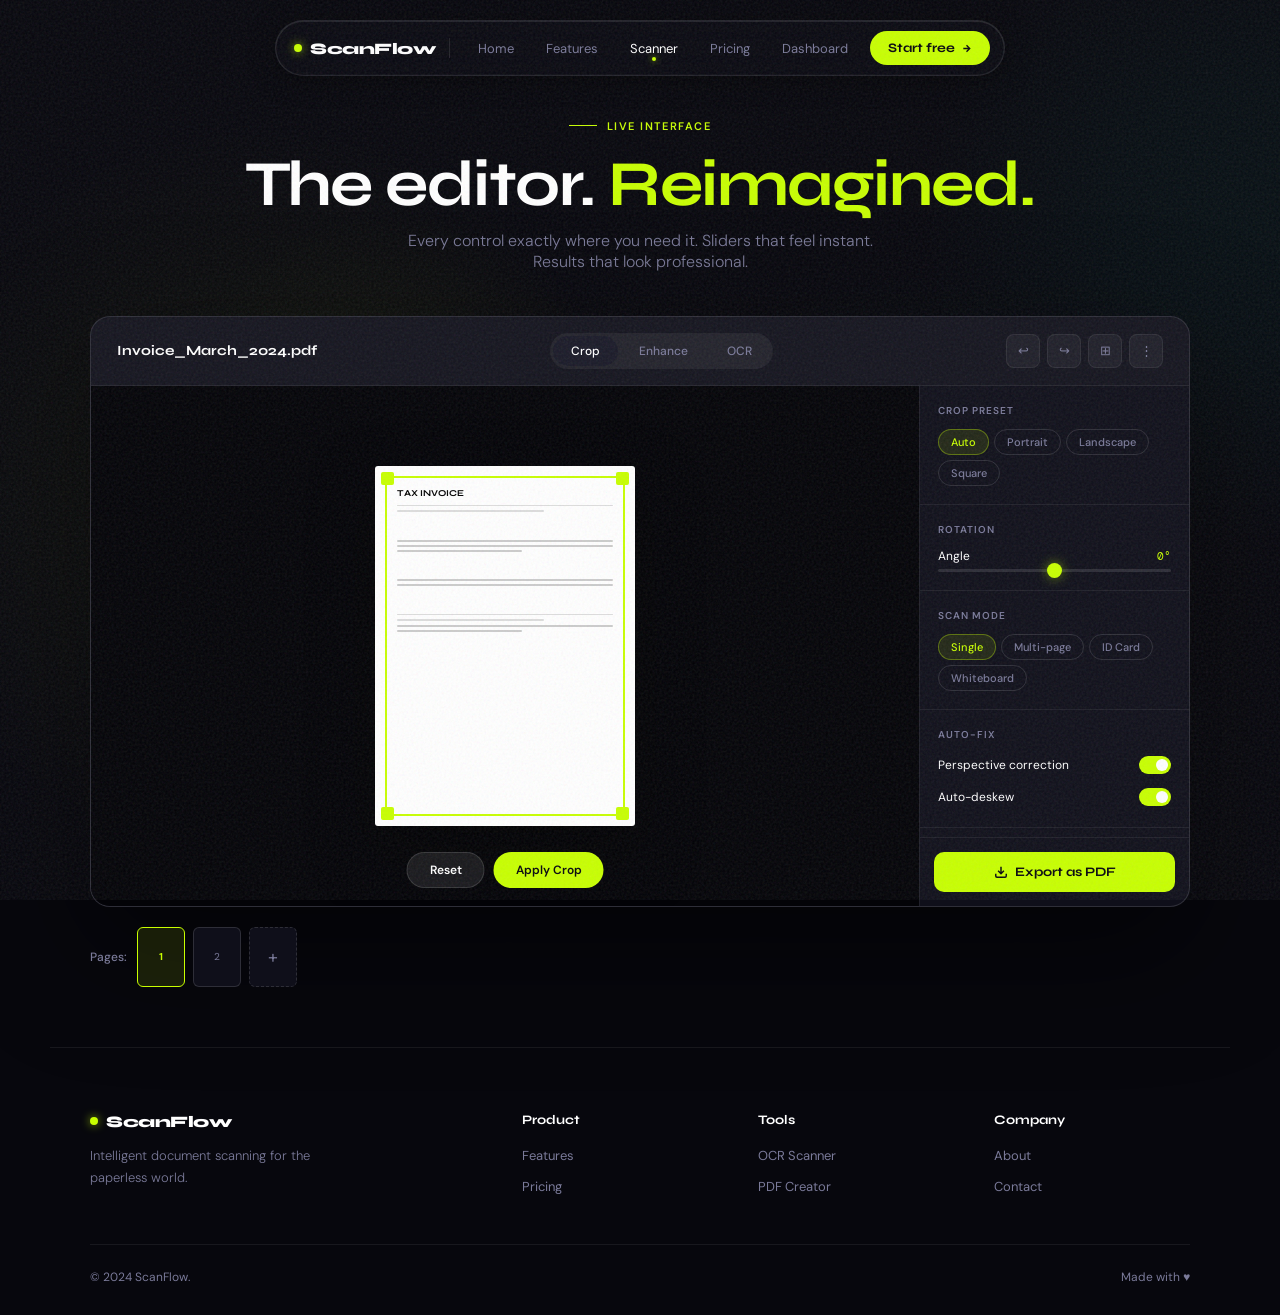
<file: pages/scanner.html>
<!DOCTYPE html>
<html lang="en">
<head>
<meta charset="UTF-8"><meta name="viewport" content="width=device-width, initial-scale=1.0">
<title>Scanner — ScanFlow</title>
<link rel="stylesheet" href="../css/base.css">
<link rel="stylesheet" href="../css/navbar.css">
<link rel="stylesheet" href="../css/pages.css">
</head>
<body>
<div id="sf-cursor-ring"></div>
<div id="sf-bg" aria-hidden="true"></div>
<div id="sf-grain" aria-hidden="true"></div>

<div id="sf-nav-wrap">
  <nav id="sf-island">
    <a href="../index.html" class="island-logo"><div class="island-logo-dot"></div>ScanFlow</a>
    <div class="island-sep"></div>
    <div class="island-links">
      <a href="../index.html"  class="island-link">Home</a>
      <a href="features.html"  class="island-link">Features</a>
      <a href="scanner.html"   class="island-link active">Scanner</a>
      <a href="pricing.html"   class="island-link">Pricing</a>
      <a href="dashboard.html" class="island-link">Dashboard</a>
    </div>
    <div id="island-notif" class="island-notif"><div class="notif-icon">✅</div><div class="notif-text"><div class="notif-title">Uploaded</div><div class="notif-sub">To Cloudinary CDN</div></div></div>
    <a href="login.html" class="island-cta">Start free <svg width="11" height="11" viewBox="0 0 24 24" fill="none" stroke="currentColor" stroke-width="3"><path d="M5 12h14M12 5l7 7-7 7"/></svg></a>
    <button class="island-hamburger" id="sf-ham"><span></span><span></span><span></span></button>
  </nav>
</div>
<div id="sf-mob-menu" class="island-mobile-menu">
  <a href="../index.html" class="mob-link">🏠 Home</a>
  <a href="features.html" class="mob-link">⚡ Features</a>
  <a href="scanner.html"  class="mob-link">📷 Scanner</a>
  <a href="pricing.html"  class="mob-link">💳 Pricing</a>
  <a href="dashboard.html" class="mob-link">📊 Dashboard</a>
  <a href="login.html"    class="mob-link" style="color:var(--accent);font-weight:600;">→ Get started free</a>
</div>

<div class="sf-page">
  <div class="scanner-page">
    <div class="reveal" style="text-align:center;margin-bottom:44px;">
      <div class="sec-label" style="justify-content:center;">Live Interface</div>
      <h1 class="display-md" style="font-size:clamp(36px,5vw,64px);margin-bottom:12px;">The editor. <span style="color:var(--accent)">Reimagined.</span></h1>
      <p style="font-size:16px;color:var(--muted);max-width:480px;margin:0 auto;font-weight:300;">Every control exactly where you need it. Sliders that feel instant. Results that look professional.</p>
    </div>

    <div class="scanner-ui reveal">
      <div class="scanner-header">
        <div class="scan-filename">Invoice_March_2024.pdf</div>
        <div class="scan-tabs">
          <button class="scan-tab active" data-panel="panel-crop">Crop</button>
          <button class="scan-tab" data-panel="panel-enhance">Enhance</button>
          <button class="scan-tab" data-panel="panel-ocr">OCR</button>
        </div>
        <div class="scan-toolbar">
          <div class="tool-btn" title="Undo">↩</div>
          <div class="tool-btn" title="Redo">↪</div>
          <div class="tool-btn" title="Pages">⊞</div>
          <div class="tool-btn" title="More">⋮</div>
        </div>
      </div>

      <div class="scanner-workspace">
        <!-- CANVAS -->
        <div class="scan-canvas">
          <div class="doc-paper">
            <div class="paper-content">
              <div class="paper-h">TAX INVOICE</div>
              <div class="p-line"></div><div class="p-line s"></div>
              <br>
              <div class="p-para"></div><div class="p-para"></div><div class="p-para p"></div>
              <br>
              <div class="p-para"></div><div class="p-para"></div>
              <br>
              <div class="p-line"></div><div class="p-line s"></div>
              <div class="p-para"></div><div class="p-para p"></div>
            </div>
            <div class="crop-frame">
              <div class="crop-h tl"></div><div class="crop-h tr"></div>
              <div class="crop-h bl"></div><div class="crop-h br"></div>
            </div>
          </div>
          <div class="canvas-btns">
            <button class="cv-btn s" onclick="sfToast('↩','Reset','Crop reset to original')">Reset</button>
            <button class="cv-btn p" onclick="sfToast('✅','Crop Applied','Processing with Cloudinary...')">Apply Crop</button>
          </div>
        </div>

        <!-- PANEL -->
        <div class="scan-panel">

          <!-- CROP PANEL -->
          <div id="panel-crop" class="scan-panel-content" style="display:flex;flex-direction:column;">
            <div class="panel-sec">
              <div class="panel-lbl">Crop Preset</div>
              <div class="chip-row">
                <div class="chip active">Auto</div>
                <div class="chip">Portrait</div>
                <div class="chip">Landscape</div>
                <div class="chip">Square</div>
              </div>
            </div>
            <div class="panel-sec">
              <div class="panel-lbl">Rotation</div>
              <div class="slider-group">
                <div class="sl-row">
                  <div class="sl-top"><span>Angle</span><span class="sl-val" id="v-angle">0°</span></div>
                  <input type="range" min="-45" max="45" value="0" data-target="v-angle" data-suffix="°">
                </div>
              </div>
            </div>
            <div class="panel-sec">
              <div class="panel-lbl">Scan Mode</div>
              <div class="chip-row">
                <div class="chip active">Single</div>
                <div class="chip">Multi-page</div>
                <div class="chip">ID Card</div>
                <div class="chip">Whiteboard</div>
              </div>
            </div>
            <div class="panel-sec">
              <div class="panel-lbl">Auto-fix</div>
              <div class="toggle-row"><span>Perspective correction</span><div class="sf-toggle on"></div></div>
              <div class="toggle-row" style="margin-top:8px;"><span>Auto-deskew</span><div class="sf-toggle on"></div></div>
            </div>
          </div>

          <!-- ENHANCE PANEL -->
          <div id="panel-enhance" class="scan-panel-content" style="display:none;flex-direction:column;">
            <div class="panel-sec">
              <div class="panel-lbl">Enhancement</div>
              <div class="slider-group">
                <div class="sl-row">
                  <div class="sl-top"><span>Brightness</span><span class="sl-val" id="v-bright">+20</span></div>
                  <input type="range" min="-100" max="100" value="20" data-target="v-bright">
                </div>
                <div class="sl-row">
                  <div class="sl-top"><span>Contrast</span><span class="sl-val" id="v-cont">+15</span></div>
                  <input type="range" min="-100" max="100" value="15" data-target="v-cont">
                </div>
                <div class="sl-row">
                  <div class="sl-top"><span>Sharpness</span><span class="sl-val" id="v-sharp">+10</span></div>
                  <input type="range" min="0" max="100" value="10" data-target="v-sharp">
                </div>
                <div class="sl-row">
                  <div class="sl-top"><span>Saturation</span><span class="sl-val" id="v-sat">0</span></div>
                  <input type="range" min="-100" max="100" value="0" data-target="v-sat">
                </div>
              </div>
            </div>
            <div class="panel-sec">
              <div class="panel-lbl">Filter</div>
              <div class="chip-row">
                <div class="chip active">Original</div>
                <div class="chip">B&amp;W</div>
                <div class="chip">Whiteboard</div>
                <div class="chip">Magic</div>
                <div class="chip">Vivid</div>
              </div>
            </div>
            <div class="panel-sec">
              <div class="panel-lbl">Auto-fix</div>
              <div class="toggle-row"><span>Shadow removal</span><div class="sf-toggle on"></div></div>
              <div class="toggle-row" style="margin-top:8px;"><span>Auto-level</span><div class="sf-toggle"></div></div>
              <div class="toggle-row" style="margin-top:8px;"><span>Noise reduction</span><div class="sf-toggle on"></div></div>
            </div>
          </div>

          <!-- OCR PANEL -->
          <div id="panel-ocr" class="scan-panel-content" style="display:none;flex-direction:column;height:100%;">
            <div class="panel-sec">
              <div class="panel-lbl">Language</div>
              <div class="chip-row">
                <div class="chip active">English</div>
                <div class="chip">Hindi</div>
                <div class="chip">Auto-detect</div>
              </div>
            </div>
            <div class="ocr-output">
              <div class="ocr-text">
                <span class="ocr-hl">TAX INVOICE</span><br>
                Invoice No: <span class="ocr-hl">INV-2024-0342</span><br>
                Date: 15 March 2024<br><br>
                Bill To:<br>
                <span class="ocr-hl">Amar Technologies Pvt Ltd</span><br>
                123 MG Road, Bengaluru<br>
                Karnataka - 560001<br><br>
                Description: Web Dev Services<br>
                Amount: ₹85,000<br>
                GST (18%): ₹15,300<br>
                <span class="ocr-hl">Total: ₹1,00,300</span>
              </div>
            </div>
            <div class="ai-suggest">
              ✨ AI suggests: <strong>Invoice_AmarTech_Mar2024</strong><br>
              <span style="color:var(--muted);font-size:10px;">Category: Invoices · Confidence: 98%</span>
            </div>
            <div style="padding:0 16px 12px;display:flex;gap:8px;">
              <button onclick="sfToast('📋','Copied!','OCR text copied to clipboard')" style="flex:1;padding:9px;background:rgba(255,255,255,0.07);border:1px solid var(--border2);border-radius:8px;color:#fff;font-size:12px;">Copy Text</button>
              <button onclick="sfToast('📝','Exported!','Saved as DOCX')" style="flex:1;padding:9px;background:rgba(255,255,255,0.07);border:1px solid var(--border2);border-radius:8px;color:#fff;font-size:12px;">Save as DOCX</button>
            </div>
          </div>

          <div class="panel-footer">
            <button class="export-btn" onclick="sfToast('☁️','Uploading to Cloudinary','Your PDF will be ready in seconds...')">
              <svg width="14" height="14" viewBox="0 0 24 24" fill="none" stroke="currentColor" stroke-width="2.5"><path d="M21 15v4a2 2 0 01-2 2H5a2 2 0 01-2-2v-4M7 10l5 5 5-5M12 15V3"/></svg>
              Export as PDF
            </button>
          </div>
        </div>
      </div>
    </div>

    <!-- Page strip -->
    <div class="reveal" style="margin-top:20px;display:flex;gap:10px;align-items:center;">
      <div style="font-size:12px;color:var(--muted);font-weight:500;">Pages:</div>
      <div style="display:flex;gap:8px;">
        <div style="width:48px;height:60px;background:rgba(200,255,0,0.1);border:1.5px solid var(--accent);border-radius:6px;display:flex;align-items:center;justify-content:center;font-size:10px;color:var(--accent);font-weight:700;">1</div>
        <div style="width:48px;height:60px;background:var(--ink2);border:1px solid var(--border2);border-radius:6px;display:flex;align-items:center;justify-content:center;font-size:10px;color:var(--muted);">2</div>
        <div style="width:48px;height:60px;background:var(--ink2);border:1px dashed var(--border2);border-radius:6px;display:flex;align-items:center;justify-content:center;font-size:18px;color:var(--muted);" onclick="sfToast('📷','Camera ready','Point at your next page')">+</div>
      </div>
    </div>
  </div>

  <!-- FOOTER -->
  <footer>
    <div class="footer-grid">
      <div class="footer-brand"><a href="../index.html" class="island-logo"><div class="island-logo-dot"></div>ScanFlow</a><p>Intelligent document scanning for the paperless world.</p></div>
      <div class="footer-col"><h4>Product</h4><ul><li><a href="features.html">Features</a></li><li><a href="pricing.html">Pricing</a></li></ul></div>
      <div class="footer-col"><h4>Tools</h4><ul><li><a href="#">OCR Scanner</a></li><li><a href="#">PDF Creator</a></li></ul></div>
      <div class="footer-col"><h4>Company</h4><ul><li><a href="#">About</a></li><li><a href="#">Contact</a></li></ul></div>
    </div>
    <div class="footer-bottom"><span>© 2024 ScanFlow.</span><span>Made with ♥</span></div>
  </footer>
</div>

<div id="sf-toast"><div class="toast-ico">✅</div><div><div class="toast-title">Done</div><div class="toast-msg"></div></div></div>
<script src="../js/main.js"></script>
<script>
// Scan tab logic for this page
document.querySelectorAll('.scan-tab[data-panel]').forEach(tab => {
  tab.addEventListener('click', () => {
    document.querySelectorAll('.scan-tab').forEach(t => t.classList.remove('active'));
    tab.classList.add('active');
    document.querySelectorAll('.scan-panel-content').forEach(p => p.style.display = 'none');
    const el = document.getElementById(tab.dataset.panel);
    if (el) { el.style.display = 'flex'; el.style.flexDirection = 'column'; }
  });
});
</script>
</body>
</html>
</file>
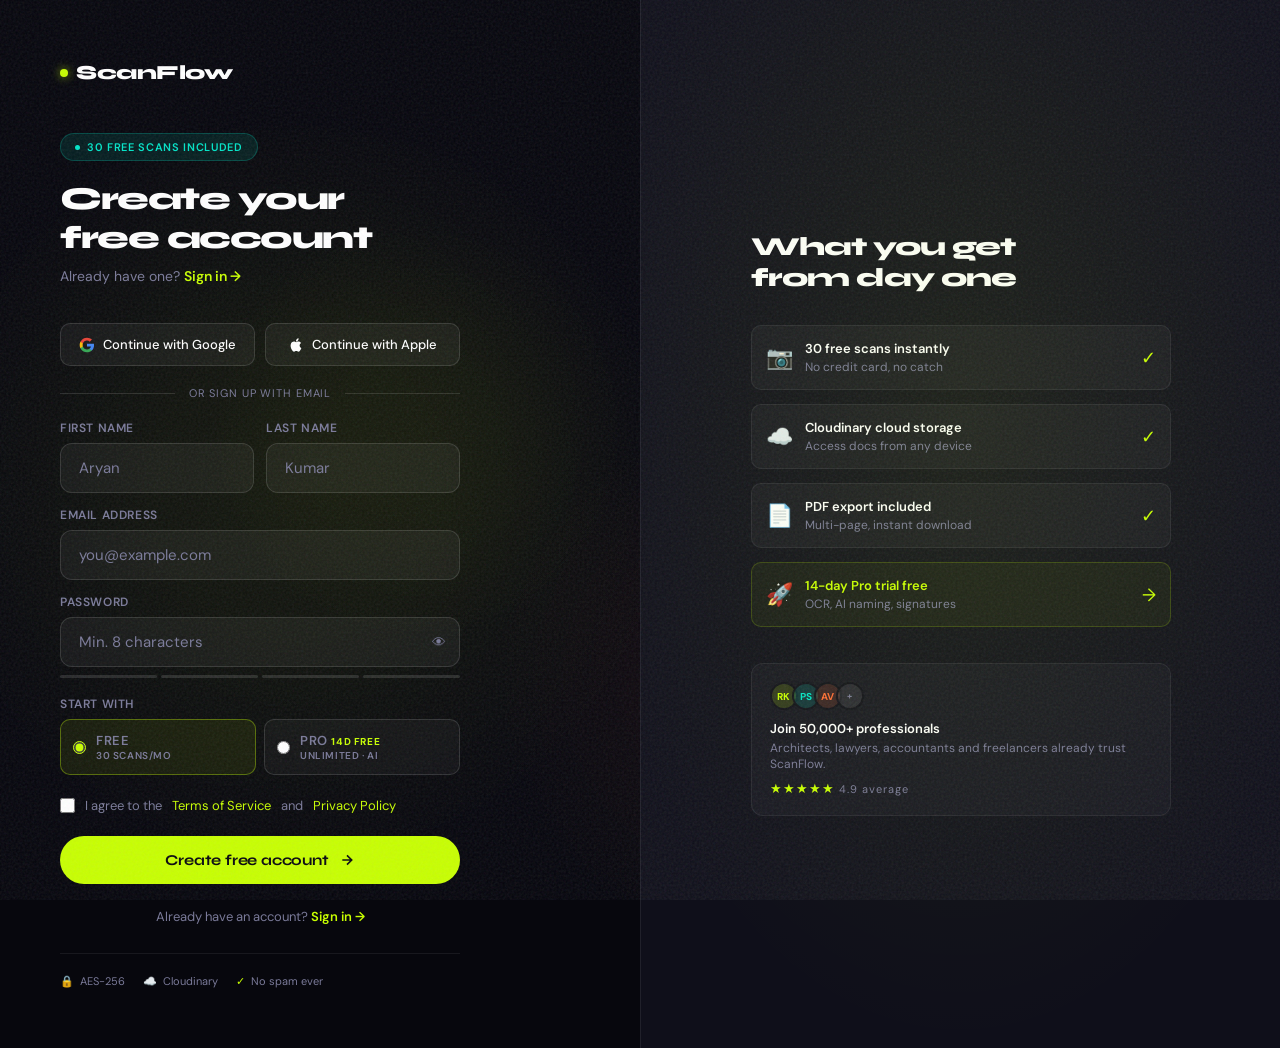
<file: pages/signup.html>
<!DOCTYPE html>
<html lang="en">
<head>
<meta charset="UTF-8"><meta name="viewport" content="width=device-width, initial-scale=1.0">
<title>Create Account — ScanFlow</title>
<link rel="stylesheet" href="../css/base.css">
<link rel="stylesheet" href="../css/navbar.css">
<link rel="stylesheet" href="../css/pages.css">
</head>
<body>
<div id="sf-cursor-ring"></div>
<div id="sf-bg" aria-hidden="true"></div>
<div id="sf-grain" aria-hidden="true"></div>

<div class="sf-page">
  <div class="auth-page">

    <!-- LEFT — FORM -->
    <div class="auth-left">
      <div class="auth-logo">
        <a href="../index.html" class="island-logo" style="font-size:20px;">
          <div class="island-logo-dot"></div>ScanFlow
        </a>
      </div>
      <div style="max-width:400px;width:100%;">
        <div style="margin-bottom:28px;">
          <span class="badge badge-teal" style="margin-bottom:18px;"><span class="badge-dot"></span>30 free scans included</span>
          <h1 class="auth-title">Create your<br>free account</h1>
          <p class="auth-sub">Already have one? <a href="login.html" style="color:var(--accent);font-weight:600;">Sign in →</a></p>
        </div>

        <div class="auth-social" style="margin-bottom:20px;">
          <button class="social-btn" onclick="sfToast('🔑','Google Sign-up','Redirecting...')">
            <svg width="16" height="16" viewBox="0 0 24 24"><path d="M22.56 12.25c0-.78-.07-1.53-.2-2.25H12v4.26h5.92c-.26 1.37-1.04 2.53-2.21 3.31v2.77h3.57c2.08-1.92 3.28-4.74 3.28-8.09z" fill="#4285F4"/><path d="M12 23c2.97 0 5.46-.98 7.28-2.66l-3.57-2.77c-.98.66-2.23 1.06-3.71 1.06-2.86 0-5.29-1.93-6.16-4.53H2.18v2.84C3.99 20.53 7.7 23 12 23z" fill="#34A853"/><path d="M5.84 14.09c-.22-.66-.35-1.36-.35-2.09s.13-1.43.35-2.09V7.07H2.18C1.43 8.55 1 10.22 1 12s.43 3.45 1.18 4.93l2.85-2.22.81-.62z" fill="#FBBC05"/><path d="M12 5.38c1.62 0 3.06.56 4.21 1.64l3.15-3.15C17.45 2.09 14.97 1 12 1 7.7 1 3.99 3.47 2.18 7.07l3.66 2.84c.87-2.6 3.3-4.53 6.16-4.53z" fill="#EA4335"/></svg>
            Continue with Google
          </button>
          <button class="social-btn" onclick="sfToast('🔑','Apple Sign-up','Redirecting...')">
            <svg width="16" height="16" viewBox="0 0 24 24" fill="currentColor"><path d="M18.71 19.5c-.83 1.24-1.71 2.45-3.05 2.47-1.34.03-1.77-.79-3.29-.79-1.53 0-2 .77-3.27.82-1.31.05-2.3-1.32-3.14-2.53C4.25 17 2.94 12.45 4.7 9.39c.87-1.52 2.43-2.48 4.12-2.51 1.28-.02 2.5.87 3.29.87.78 0 2.26-1.07 3.8-.91.65.03 2.47.26 3.64 1.98-.09.06-2.17 1.28-2.15 3.81.03 3.02 2.65 4.03 2.68 4.04-.03.07-.42 1.44-1.38 2.83M13 3.5c.73-.83 1.94-1.46 2.94-1.5.13 1.17-.34 2.35-1.04 3.19-.69.85-1.83 1.51-2.95 1.42-.15-1.15.41-2.35 1.05-3.11z"/></svg>
            Continue with Apple
          </button>
        </div>

        <div class="auth-divider">or sign up with email</div>

        <div class="auth-form" style="margin-top:20px;">
          <div style="display:grid;grid-template-columns:1fr 1fr;gap:12px;">
            <div class="auth-field">
              <label>First name</label>
              <input class="sf-input" type="text" placeholder="Aryan" id="su-fname">
            </div>
            <div class="auth-field">
              <label>Last name</label>
              <input class="sf-input" type="text" placeholder="Kumar" id="su-lname">
            </div>
          </div>
          <div class="auth-field">
            <label>Email address</label>
            <input class="sf-input" type="email" placeholder="you@example.com" id="su-email">
          </div>
          <div class="auth-field">
            <label>Password</label>
            <div style="position:relative;">
              <input class="sf-input" type="password" placeholder="Min. 8 characters" id="su-pass" style="padding-right:48px;" oninput="checkStrength(this.value)">
              <button onclick="togglePass('su-pass',this)" style="position:absolute;right:14px;top:50%;transform:translateY(-50%);background:none;border:none;color:var(--muted);font-size:14px;transition:color 0.2s;">👁</button>
            </div>
            <!-- Strength meter -->
            <div style="display:flex;gap:4px;margin-top:8px;" id="strength-bars">
              <div style="flex:1;height:3px;border-radius:2px;background:var(--border2);" class="s-bar"></div>
              <div style="flex:1;height:3px;border-radius:2px;background:var(--border2);" class="s-bar"></div>
              <div style="flex:1;height:3px;border-radius:2px;background:var(--border2);" class="s-bar"></div>
              <div style="flex:1;height:3px;border-radius:2px;background:var(--border2);" class="s-bar"></div>
            </div>
            <div id="strength-label" style="font-size:11px;color:var(--muted);margin-top:4px;"></div>
          </div>

          <!-- Plan selector -->
          <div class="auth-field">
            <label>Start with</label>
            <div style="display:grid;grid-template-columns:1fr 1fr;gap:8px;">
              <label style="display:flex;align-items:center;gap:10px;padding:12px;background:rgba(200,255,0,0.08);border:1.5px solid rgba(200,255,0,0.35);border-radius:10px;cursor:none;" id="plan-free">
                <input type="radio" name="plan" value="free" checked style="accent-color:var(--accent);">
                <div>
                  <div style="font-size:13px;font-weight:600;">Free</div>
                  <div style="font-size:10px;color:var(--muted);">30 scans/mo</div>
                </div>
              </label>
              <label style="display:flex;align-items:center;gap:10px;padding:12px;background:rgba(255,255,255,0.04);border:1px solid var(--border2);border-radius:10px;cursor:none;" id="plan-pro">
                <input type="radio" name="plan" value="pro" style="accent-color:var(--accent);">
                <div>
                  <div style="font-size:13px;font-weight:600;">Pro <span style="font-size:10px;color:var(--accent);font-weight:700;">14d free</span></div>
                  <div style="font-size:10px;color:var(--muted);">Unlimited · AI</div>
                </div>
              </label>
            </div>
          </div>

          <label style="display:flex;align-items:flex-start;gap:10px;font-size:13px;color:var(--muted);line-height:1.5;">
            <input type="checkbox" id="su-terms" style="accent-color:var(--accent);width:15px;height:15px;margin-top:2px;flex-shrink:0;">
            I agree to the <a href="#" style="color:var(--accent);">Terms of Service</a> and <a href="#" style="color:var(--accent);">Privacy Policy</a>
          </label>

          <button class="btn btn-primary" style="width:100%;justify-content:center;margin-top:6px;font-size:15px;padding:15px;" onclick="doSignup()">
            Create free account
            <svg width="16" height="16" viewBox="0 0 24 24" fill="none" stroke="currentColor" stroke-width="2.5"><path d="M5 12h14M12 5l7 7-7 7"/></svg>
          </button>
        </div>

        <div class="auth-switch">Already have an account? <a href="login.html">Sign in →</a></div>

        <div style="display:flex;gap:18px;margin-top:28px;padding-top:20px;border-top:1px solid var(--border);">
          <div style="display:flex;align-items:center;gap:6px;font-size:11px;color:var(--muted);"><span style="color:var(--accent);">🔒</span> AES-256</div>
          <div style="display:flex;align-items:center;gap:6px;font-size:11px;color:var(--muted);"><span style="color:var(--accent2);">☁️</span> Cloudinary</div>
          <div style="display:flex;align-items:center;gap:6px;font-size:11px;color:var(--muted);"><span style="color:var(--accent);">✓</span> No spam ever</div>
        </div>
      </div>
    </div>

    <!-- RIGHT — SHOWCASE -->
    <div class="auth-right">
      <div class="auth-deco"></div>
      <div class="auth-right-inner">
        <div style="margin-bottom:32px;">
          <h2 style="font-family:'Syne',sans-serif;font-size:26px;font-weight:800;letter-spacing:-1px;margin-bottom:10px;">What you get<br>from day one</h2>
        </div>

        <div style="display:flex;flex-direction:column;gap:14px;margin-bottom:36px;">
          <div style="display:flex;align-items:center;gap:12px;padding:14px;background:rgba(255,255,255,0.04);border:1px solid var(--border);border-radius:10px;">
            <span style="font-size:22px;">📷</span>
            <div><div style="font-size:13px;font-weight:600;margin-bottom:2px;">30 free scans instantly</div><div style="font-size:12px;color:var(--muted);">No credit card, no catch</div></div>
            <span style="margin-left:auto;color:var(--accent);font-size:18px;">✓</span>
          </div>
          <div style="display:flex;align-items:center;gap:12px;padding:14px;background:rgba(255,255,255,0.04);border:1px solid var(--border);border-radius:10px;">
            <span style="font-size:22px;">☁️</span>
            <div><div style="font-size:13px;font-weight:600;margin-bottom:2px;">Cloudinary cloud storage</div><div style="font-size:12px;color:var(--muted);">Access docs from any device</div></div>
            <span style="margin-left:auto;color:var(--accent);font-size:18px;">✓</span>
          </div>
          <div style="display:flex;align-items:center;gap:12px;padding:14px;background:rgba(255,255,255,0.04);border:1px solid var(--border);border-radius:10px;">
            <span style="font-size:22px;">📄</span>
            <div><div style="font-size:13px;font-weight:600;margin-bottom:2px;">PDF export included</div><div style="font-size:12px;color:var(--muted);">Multi-page, instant download</div></div>
            <span style="margin-left:auto;color:var(--accent);font-size:18px;">✓</span>
          </div>
          <div style="display:flex;align-items:center;gap:12px;padding:14px;background:rgba(200,255,0,0.05);border:1px solid rgba(200,255,0,0.18);border-radius:10px;">
            <span style="font-size:22px;">🚀</span>
            <div><div style="font-size:13px;font-weight:600;color:var(--accent);margin-bottom:2px;">14-day Pro trial free</div><div style="font-size:12px;color:var(--muted);">OCR, AI naming, signatures</div></div>
            <span style="margin-left:auto;color:var(--accent);font-size:18px;">→</span>
          </div>
        </div>

        <!-- Social proof -->
        <div style="padding:18px;background:rgba(255,255,255,0.03);border:1px solid var(--border);border-radius:12px;">
          <div style="display:flex;gap:-8px;margin-bottom:10px;">
            <div style="width:28px;height:28px;border-radius:50%;background:rgba(200,255,0,0.15);border:2px solid var(--ink2);display:flex;align-items:center;justify-content:center;font-size:10px;font-weight:700;color:var(--accent);">RK</div>
            <div style="width:28px;height:28px;border-radius:50%;background:rgba(0,229,200,0.15);border:2px solid var(--ink2);display:flex;align-items:center;justify-content:center;font-size:10px;font-weight:700;color:var(--accent2);margin-left:-6px;">PS</div>
            <div style="width:28px;height:28px;border-radius:50%;background:rgba(255,107,53,0.15);border:2px solid var(--ink2);display:flex;align-items:center;justify-content:center;font-size:10px;font-weight:700;color:var(--accent3);margin-left:-6px;">AV</div>
            <div style="width:28px;height:28px;border-radius:50%;background:rgba(255,255,255,0.08);border:2px solid var(--ink2);display:flex;align-items:center;justify-content:center;font-size:9px;font-weight:700;color:var(--muted);margin-left:-6px;">+</div>
          </div>
          <div style="font-size:13px;font-weight:600;margin-bottom:3px;">Join 50,000+ professionals</div>
          <div style="font-size:12px;color:var(--muted);">Architects, lawyers, accountants and freelancers already trust ScanFlow.</div>
          <div style="color:var(--accent);font-size:13px;margin-top:8px;letter-spacing:1px;">★★★★★ <span style="color:var(--muted);font-size:11px;">4.9 average</span></div>
        </div>
      </div>
    </div>

  </div>
</div>

<div id="sf-toast"><div class="toast-ico">✅</div><div><div class="toast-title">Done</div><div class="toast-msg"></div></div></div>
<script src="../js/main.js"></script>
<script>
function togglePass(id, btn) {
  const inp = document.getElementById(id);
  if (inp.type === 'password') { inp.type = 'text'; btn.textContent = '🙈'; }
  else { inp.type = 'password'; btn.textContent = '👁'; }
}

function checkStrength(val) {
  const bars = document.querySelectorAll('.s-bar');
  const label = document.getElementById('strength-label');
  let score = 0;
  if (val.length >= 8) score++;
  if (/[A-Z]/.test(val)) score++;
  if (/[0-9]/.test(val)) score++;
  if (/[^A-Za-z0-9]/.test(val)) score++;
  const colors = ['var(--accent3)','var(--accent3)','#febc2e','var(--accent)'];
  const labels = ['','Weak','Fair','Strong','Very Strong'];
  bars.forEach((b, i) => { b.style.background = i < score ? colors[score-1] : 'var(--border2)'; });
  label.textContent = labels[score] || '';
  label.style.color = colors[score-1] || 'var(--muted)';
}

// Plan radio styling
document.querySelectorAll('input[name="plan"]').forEach(r => {
  r.addEventListener('change', () => {
    document.getElementById('plan-free').style.cssText = r.value==='free' ? 'display:flex;align-items:center;gap:10px;padding:12px;background:rgba(200,255,0,0.08);border:1.5px solid rgba(200,255,0,0.35);border-radius:10px;cursor:none;' : 'display:flex;align-items:center;gap:10px;padding:12px;background:rgba(255,255,255,0.04);border:1px solid var(--border2);border-radius:10px;cursor:none;';
    document.getElementById('plan-pro').style.cssText  = r.value==='pro'  ? 'display:flex;align-items:center;gap:10px;padding:12px;background:rgba(200,255,0,0.08);border:1.5px solid rgba(200,255,0,0.35);border-radius:10px;cursor:none;' : 'display:flex;align-items:center;gap:10px;padding:12px;background:rgba(255,255,255,0.04);border:1px solid var(--border2);border-radius:10px;cursor:none;';
  });
});

function doSignup() {
  const fname = document.getElementById('su-fname').value;
  const email = document.getElementById('su-email').value;
  const pass  = document.getElementById('su-pass').value;
  const terms = document.getElementById('su-terms').checked;
  if (!fname || !email || !pass) { sfToast('⚠️','Missing fields','Please fill all required fields'); return; }
  if (!terms) { sfToast('⚠️','Terms required','Please agree to our Terms of Service'); return; }
  if (pass.length < 8) { sfToast('⚠️','Weak password','Must be at least 8 characters'); return; }
  sfToast('🎉','Account created!','Setting up your workspace...');
  setTimeout(() => { window.location.href = 'dashboard.html'; }, 1800);
}
</script>
</body>
</html>
</file>
<file: css/base.css>
/* ============================================
   SCANFLOW — BASE STYLES
   Variables · Reset · Typography · Cursor · Background
   ============================================ */

@import url('https://fonts.googleapis.com/css2?family=Syne:wght@400;500;600;700;800&family=DM+Sans:ital,wght@0,300;0,400;0,500;1,300&family=DM+Mono:wght@400;500&display=swap');

/* ── TOKENS ── */
:root {
  --ink:     #07070d;
  --ink2:    #0f0f1a;
  --ink3:    #1a1a28;
  --ink4:    #252536;
  --smoke:   #f5f4f0;
  --accent:  #c8ff00;
  --accent2: #00e5c8;
  --accent3: #ff6b35;
  --muted:   #7a7a99;
  --muted2:  #4a4a66;
  --border:  rgba(255,255,255,0.07);
  --border2: rgba(255,255,255,0.13);
  --border3: rgba(255,255,255,0.22);
  --r:       12px;
  --r2:      20px;
  --r3:      28px;
  --shadow:  0 24px 80px rgba(0,0,0,0.6);
}

/* ── RESET ── */
*, *::before, *::after { margin:0; padding:0; box-sizing:border-box; }
html { scroll-behavior: smooth; font-size: 16px; }
body {
  font-family: 'DM Sans', sans-serif;
  background: var(--ink);
  color: #fff;
  overflow-x: hidden;
  min-height: 100vh;
}
a { text-decoration: none; color: inherit; }
button { font-family: inherit; }
img { max-width: 100%; display: block; }
ul { list-style: none; }

/* ── CUSTOM CURSOR ── */
/* Hide the floating div — we use CSS cursor: url() instead */
#sf-cursor, #sf-cursor-glow { display: none !important; }

/* Inject the custom arrow cursor globally */
*, *::before, *::after { cursor: url('[data-uri]') 2 2, auto !important; }

/* Cursor wave tail — animated wave lines that trail the cursor */
#sf-cursor-ring {
  position: fixed;
  pointer-events: none;
  z-index: 99999;
  transform: translate(-50%, -50%);
  /* ring is now a canvas drawn by JS */
}

/* ── NEON FLUID BACKGROUND ── */
#sf-bg {
  position: fixed;
  inset: 0;
  z-index: 0;
  overflow: hidden;
  pointer-events: none;
}
#sf-bg canvas {
  position: absolute;
  inset: 0;
  width: 100%;
  height: 100%;
}
.sf-blob {
  position: absolute;
  border-radius: 50%;
  filter: blur(80px);
  mix-blend-mode: screen;
  animation: blobFloat linear infinite;
  will-change: transform;
  opacity: 0;
  animation-fill-mode: forwards;
}
@keyframes blobFloat {
  0%   { transform: translate(0,0) scale(1);   opacity:0; }
  10%  { opacity: 0.7; }
  50%  { transform: translate(var(--dx), var(--dy)) scale(var(--scale)); opacity: 0.5; }
  90%  { opacity: 0.6; }
  100% { transform: translate(var(--dx2),var(--dy2)) scale(0.9); opacity: 0; }
}

/* ── GRAIN ── */
#sf-grain {
  position: fixed; inset: 0; z-index: 9998;
  pointer-events: none; opacity: 0.10;
  background-image: url("data:image/svg+xml,%3Csvg viewBox='0 0 512 512' xmlns='http://www.w3.org/2000/svg'%3E%3Cfilter id='n'%3E%3CfeTurbulence type='fractalNoise' baseFrequency='0.75' numOctaves='4' stitchTiles='stitch'/%3E%3C/filter%3E%3Crect width='100%25' height='100%25' filter='url(%23n)'/%3E%3C/svg%3E");
}

/* ── LAYOUT WRAPPER ── */
.sf-page {
  position: relative;
  z-index: 1;
  min-height: 100vh;
}

/* ── TYPOGRAPHY ── */
.display {
  font-family: 'Syne', sans-serif;
  font-weight: 800;
  line-height: 0.92;
  letter-spacing: -3px;
}
.display-md {
  font-family: 'Syne', sans-serif;
  font-weight: 700;
  line-height: 1.05;
  letter-spacing: -1.5px;
}
.mono { font-family: 'DM Mono', monospace; }

/* ── SECTION LABEL ── */
.sec-label {
  display: inline-flex; align-items: center; gap: 10px;
  font-size: 11px; font-weight: 600;
  letter-spacing: 0.14em; text-transform: uppercase;
  color: var(--accent); margin-bottom: 18px;
}
.sec-label::before {
  content: '';
  display: block; width: 28px; height: 1px;
  background: var(--accent);
}

/* ── BUTTONS ── */
.btn {
  display: inline-flex; align-items: center; gap: 10px;
  font-family: 'Syne', sans-serif; font-weight: 700;
  font-size: 14px; letter-spacing: -0.2px;
  padding: 14px 28px; border-radius: 100px;
  border: none; cursor: none;
  transition: transform 0.2s, box-shadow 0.3s, opacity 0.2s;
}
.btn-primary {
  background: var(--accent); color: var(--ink);
}
.btn-primary:hover {
  transform: translateY(-2px);
  box-shadow: 0 16px 50px rgba(200,255,0,0.35);
}
.btn-ghost {
  background: transparent; color: #fff;
  border: 1px solid var(--border2);
}
.btn-ghost:hover { background: rgba(255,255,255,0.06); border-color: var(--border3); }
.btn-accent2 {
  background: var(--accent2); color: var(--ink);
}
.btn-accent2:hover { transform: translateY(-2px); box-shadow: 0 16px 50px rgba(0,229,200,0.35); }

/* ── CARDS ── */
.card {
  background: rgba(255,255,255,0.03);
  border: 1px solid var(--border);
  border-radius: var(--r2);
  transition: border-color 0.3s, transform 0.3s;
}
.card:hover { border-color: var(--border2); transform: translateY(-3px); }
.card-glow:hover { box-shadow: 0 0 40px rgba(200,255,0,0.08); }

/* ── ACCENT LINE TOP ── */
.accent-top {
  position: relative;
}
.accent-top::before {
  content: '';
  position: absolute; top: 0; left: 0; right: 0; height: 1px;
  background: linear-gradient(90deg, transparent, var(--accent), transparent);
  opacity: 0; transition: opacity 0.3s;
}
.accent-top:hover::before { opacity: 1; }

/* ── BADGE ── */
.badge {
  display: inline-flex; align-items: center; gap: 7px;
  border-radius: 100px; padding: 6px 14px;
  font-size: 11px; font-weight: 600;
  letter-spacing: 0.06em; text-transform: uppercase;
}
.badge-green  { background: rgba(200,255,0,0.1);  border: 1px solid rgba(200,255,0,0.22); color: var(--accent); }
.badge-teal   { background: rgba(0,229,200,0.1);  border: 1px solid rgba(0,229,200,0.22); color: var(--accent2); }
.badge-coral  { background: rgba(255,107,53,0.1); border: 1px solid rgba(255,107,53,0.22); color: var(--accent3); }
.badge-dot { width:5px; height:5px; border-radius:50%; background:currentColor; animation: pulse 1.4s ease-in-out infinite; }

/* ── DIVIDER ── */
.divider {
  border: none;
  border-top: 1px solid var(--border);
  margin: 0;
}

/* ── SCROLL REVEAL ── */
.reveal {
  opacity: 0;
  transform: translateY(28px);
  transition: opacity 0.75s ease, transform 0.75s ease;
}
.reveal.visible { opacity: 1; transform: translateY(0); }
.reveal-delay-1 { transition-delay: 0.1s; }
.reveal-delay-2 { transition-delay: 0.2s; }
.reveal-delay-3 { transition-delay: 0.3s; }

/* ── ANIMATIONS ── */
@keyframes pulse     { 0%,100%{transform:scale(1);opacity:1} 50%{transform:scale(1.6);opacity:0.6} }
@keyframes fadeUp    { from{opacity:0;transform:translateY(24px)} to{opacity:1;transform:translateY(0)} }
@keyframes glow      { 0%,100%{opacity:0.4} 50%{opacity:0.8} }
@keyframes spin      { to{transform:rotate(360deg)} }
@keyframes marquee   { from{transform:translateX(0)} to{transform:translateX(-50%)} }
@keyframes scanLine  { 0%{top:8%} 100%{top:88%} }
@keyframes scanPulse { 0%,100%{box-shadow:0 0 12px rgba(200,255,0,0.4)} 50%{box-shadow:0 0 28px rgba(200,255,0,0.9)} }
@keyframes bounce    { 0%,100%{transform:translateX(-50%) translateY(0)} 50%{transform:translateX(-50%) translateY(9px)} }
@keyframes slideIn   { from{transform:translateY(20px);opacity:0} to{transform:translateY(0);opacity:1} }

/* ── FORM INPUTS ── */
.sf-input {
  width: 100%;
  background: rgba(255,255,255,0.05);
  border: 1px solid var(--border2);
  border-radius: var(--r);
  padding: 14px 18px;
  color: #fff; font-family: 'DM Sans', sans-serif; font-size: 15px;
  outline: none; transition: border-color 0.2s, box-shadow 0.2s;
}
.sf-input::placeholder { color: var(--muted); }
.sf-input:focus { border-color: rgba(200,255,0,0.4); box-shadow: 0 0 0 3px rgba(200,255,0,0.08); }

input[type=range] {
  -webkit-appearance: none; width: 100%; height: 3px;
  background: rgba(255,255,255,0.12); border-radius: 2px; outline: none;
}
input[type=range]::-webkit-slider-thumb {
  -webkit-appearance: none; width: 15px; height: 15px;
  border-radius: 50%; background: var(--accent); cursor: none;
  box-shadow: 0 0 12px rgba(200,255,0,0.5);
}

/* ── SCROLLBAR ── */
::-webkit-scrollbar { width: 6px; }
::-webkit-scrollbar-track { background: var(--ink2); }
::-webkit-scrollbar-thumb { background: var(--ink4); border-radius: 3px; }
::-webkit-scrollbar-thumb:hover { background: var(--muted2); }

/* ── SELECTION ── */
::selection { background: rgba(200,255,0,0.25); color: #fff; }
</file>
<file: css/navbar.css>
/* ============================================
   SCANFLOW — DYNAMIC ISLAND NAVBAR
   ============================================ */

/* ── NAVBAR WRAPPER ── */
#sf-nav-wrap {
  position: fixed;
  top: 20px;
  left: 50%;
  transform: translateX(-50%);
  z-index: 1000;
  display: flex;
  justify-content: center;
}

/* ── THE ISLAND ── */
#sf-island {
  background: rgba(10,10,18,0.82);
  backdrop-filter: blur(24px) saturate(180%);
  -webkit-backdrop-filter: blur(24px) saturate(180%);
  border: 1px solid rgba(255,255,255,0.1);
  border-radius: 100px;
  padding: 10px 14px 10px 18px;
  display: flex;
  align-items: center;
  gap: 0;
  box-shadow:
    0 4px 24px rgba(0,0,0,0.5),
    0 0 0 0.5px rgba(255,255,255,0.05) inset,
    0 1px 0 rgba(255,255,255,0.08) inset;
  transition:
    width 0.5s cubic-bezier(0.34,1.56,0.64,1),
    padding 0.4s cubic-bezier(0.34,1.56,0.64,1),
    background 0.3s;
  white-space: nowrap;
  overflow: visible;
  width: auto;
  min-width: 0;
}

#sf-island.expanded {
  background: rgba(10,10,18,0.95);
  border-color: rgba(200,255,0,0.15);
}

/* ── LOGO INSIDE ISLAND ── */
.island-logo {
  display: flex; align-items: center; gap: 8px;
  font-family: 'Syne', sans-serif;
  font-weight: 800; font-size: 16px;
  letter-spacing: -0.5px;
  color: #fff;
  flex-shrink: 0;
}
.island-logo-dot {
  width: 8px; height: 8px;
  background: var(--accent);
  border-radius: 50%;
  box-shadow: 0 0 10px rgba(200,255,0,0.7);
  animation: pulse 2s ease-in-out infinite;
}

/* ── SEPARATOR ── */
.island-sep {
  width: 1px; height: 20px;
  background: rgba(255,255,255,0.1);
  margin: 0 14px;
  flex-shrink: 0;
}

/* ── LINKS ── */
.island-links {
  display: flex; align-items: center; gap: 4px;
  flex-shrink: 0;
}
.island-link {
  padding: 7px 14px;
  border-radius: 100px;
  font-size: 13px; font-weight: 400;
  color: var(--muted);
  transition: color 0.2s, background 0.2s;
  white-space: nowrap;
  position: relative;
}
.island-link:hover { color: #fff; background: rgba(255,255,255,0.06); }
.island-link.active { color: #fff; }
.island-link.active::after {
  content: '';
  position: absolute; bottom: 3px; left: 50%; transform: translateX(-50%);
  width: 4px; height: 4px; border-radius: 50%;
  background: var(--accent);
  box-shadow: 0 0 6px rgba(200,255,0,0.8);
}

/* ── CTA BUTTON INSIDE ISLAND ── */
.island-cta {
  display: flex; align-items: center; gap: 6px;
  background: var(--accent); color: var(--ink);
  font-family: 'Syne', sans-serif;
  font-weight: 700; font-size: 13px;
  padding: 9px 18px; border-radius: 100px;
  border: none; flex-shrink: 0;
  transition: transform 0.2s, box-shadow 0.2s;
  margin-left: 8px;
}
.island-cta:hover {
  transform: scale(1.04);
  box-shadow: 0 0 24px rgba(200,255,0,0.45);
}

/* ── EXPANDED STATE — notification pill ── */
.island-notif {
  display: flex; align-items: center; gap: 10px;
  overflow: hidden;
  max-width: 0;
  opacity: 0;
  transition: max-width 0.5s cubic-bezier(0.34,1.56,0.64,1), opacity 0.3s;
}
.island-notif.show {
  max-width: 220px;
  opacity: 1;
}
.notif-icon {
  width: 28px; height: 28px; border-radius: 8px;
  background: rgba(200,255,0,0.12);
  display: flex; align-items: center; justify-content: center;
  font-size: 13px; flex-shrink: 0;
}
.notif-text { font-size: 12px; white-space: nowrap; }
.notif-title { font-weight: 600; color: #fff; }
.notif-sub { color: var(--muted); font-size: 11px; }

/* ── MOBILE HAMBURGER ── */
.island-hamburger {
  display: none;
  flex-direction: column; gap: 4px;
  padding: 8px; cursor: none;
  background: none; border: none;
}
.island-hamburger span {
  display: block; width: 18px; height: 1.5px;
  background: var(--muted); border-radius: 2px;
  transition: all 0.3s;
}

/* ── MOBILE MENU DROP ── */
.island-mobile-menu {
  display: none;
  position: fixed;
  top: 72px; left: 50%; transform: translateX(-50%);
  width: calc(100vw - 40px); max-width: 400px;
  background: rgba(10,10,18,0.96);
  border: 1px solid var(--border2);
  border-radius: var(--r2);
  padding: 12px;
  backdrop-filter: blur(24px);
  flex-direction: column; gap: 4px;
  z-index: 999;
  box-shadow: 0 20px 60px rgba(0,0,0,0.6);
  animation: slideIn 0.25s ease;
}
.island-mobile-menu.open { display: flex; }
.mob-link {
  padding: 12px 16px;
  border-radius: 10px;
  font-size: 14px; font-weight: 400;
  color: var(--muted);
  transition: all 0.2s;
}
.mob-link:hover { color: #fff; background: rgba(255,255,255,0.06); }

@media (max-width: 700px) {
  .island-links, .island-sep, .island-cta { display: none; }
  .island-hamburger { display: flex; }
  #sf-island { padding: 10px 14px; }
}
</file>
<file: css/pages.css>
/* ============================================
   SCANFLOW — PAGE STYLES
   Hero · Features · Scanner · Pricing · Auth · Dashboard · Docs
   ============================================ */

/* ══════════════════════════════════════════
   HERO PAGE
   ══════════════════════════════════════════ */
.hero-page {
  min-height: 100vh;
  display: flex; flex-direction: column;
  align-items: center; justify-content: center;
  padding: 140px 40px 80px;
  text-align: center;
  position: relative;
}
.hero-badge { margin-bottom: 32px; animation: fadeUp 0.6s ease both; }
.hero-title {
  font-size: clamp(54px, 9vw, 110px);
  margin-bottom: 28px;
  animation: fadeUp 0.6s 0.1s ease both;
}
.hero-title .accent  { color: var(--accent); display: block; }
.hero-title .dimmed  { color: var(--muted); font-weight: 400; font-style: italic; display: block; }
.hero-sub {
  font-size: clamp(16px, 2vw, 19px);
  color: var(--muted); max-width: 540px; margin: 0 auto 44px;
  font-weight: 300; line-height: 1.7;
  animation: fadeUp 0.6s 0.2s ease both;
}
.hero-actions {
  display: flex; align-items: center; justify-content: center; gap: 14px;
  animation: fadeUp 0.6s 0.3s ease both;
  flex-wrap: wrap;
}
.hero-stats {
  display: flex; justify-content: center; gap: 56px; flex-wrap: wrap;
  margin-top: 72px; padding-top: 40px;
  border-top: 1px solid var(--border);
  animation: fadeUp 0.6s 0.4s ease both;
}
.stat-num {
  font-family: 'Syne', sans-serif;
  font-size: 34px; font-weight: 800; letter-spacing: -1.5px;
}
.stat-num sup { font-size: 18px; color: var(--accent); vertical-align: top; margin-top: 4px; display: inline-block; }
.stat-label { font-size: 12px; color: var(--muted); margin-top: 4px; letter-spacing: 0.04em; }

/* App Window Preview */
.hero-window-wrap {
  margin-top: 72px; width: 100%; max-width: 880px;
  animation: fadeUp 0.9s 0.5s ease both;
}
.app-window {
  background: var(--ink2);
  border: 1px solid var(--border2);
  border-radius: var(--r2);
  overflow: hidden;
  box-shadow: 0 60px 160px rgba(0,0,0,0.7), 0 0 0 0.5px rgba(255,255,255,0.04);
}
.win-bar {
  display: flex; align-items: center; gap: 7px;
  padding: 13px 18px;
  background: rgba(255,255,255,0.025);
  border-bottom: 1px solid var(--border);
}
.win-dot { width: 11px; height: 11px; border-radius: 50%; }
.win-dot:nth-child(1) { background: #ff5f57; }
.win-dot:nth-child(2) { background: #febc2e; }
.win-dot:nth-child(3) { background: #28c840; }
.win-url {
  flex: 1; text-align: center;
  font-family: 'DM Mono', monospace;
  font-size: 11px; color: var(--muted);
}
.win-body { display: grid; grid-template-columns: 200px 1fr; height: 400px; }
.win-sidebar {
  border-right: 1px solid var(--border);
  padding: 18px 0;
  background: rgba(255,255,255,0.015);
  display: flex; flex-direction: column;
}
.win-nav-item {
  display: flex; align-items: center; gap: 10px;
  padding: 9px 18px; font-size: 12px; color: var(--muted);
  border-left: 2px solid transparent;
  transition: all 0.2s;
}
.win-nav-item.active { color: #fff; background: rgba(200,255,0,0.07); border-left-color: var(--accent); }
.win-main { padding: 22px; overflow: hidden; }
.win-main-hdr { display: flex; justify-content: space-between; align-items: center; margin-bottom: 18px; }
.win-main-title { font-family: 'Syne', sans-serif; font-size: 17px; font-weight: 700; }
.win-scan-btn {
  display: flex; align-items: center; gap: 5px;
  background: var(--accent); color: var(--ink);
  font-size: 11px; font-weight: 700;
  padding: 7px 14px; border-radius: 100px;
}
.doc-grid { display: grid; grid-template-columns: repeat(3,1fr); gap: 10px; }
.doc-thumb-card {
  background: rgba(255,255,255,0.04);
  border: 1px solid var(--border);
  border-radius: 10px; overflow: hidden;
  cursor: none; transition: all 0.2s;
  position: relative;
}
.doc-thumb-card:hover { border-color: var(--border2); transform: translateY(-2px); }
.doc-thumb-img {
  height: 90px;
  display: flex; align-items: center; justify-content: center;
  font-size: 24px;
}
.dti-1 { background: linear-gradient(135deg,#142114,#253a06); }
.dti-2 { background: linear-gradient(135deg,#141426,#06063e); }
.dti-3 { background: linear-gradient(135deg,#2a1a08,#3a2808); }
.doc-info-mini { padding: 8px 10px; }
.doc-name-mini { font-size: 11px; font-weight: 500; white-space: nowrap; overflow: hidden; text-overflow: ellipsis; }
.doc-meta-mini { font-size: 10px; color: var(--muted); margin-top: 1px; }
.doc-tag-mini {
  position: absolute; top: 7px; right: 7px;
  font-size: 8px; font-weight: 700; letter-spacing: 0.06em;
  padding: 2px 7px; border-radius: 100px; text-transform: uppercase;
}
.tag-ai   { background: rgba(200,255,0,0.2);  color: var(--accent); }
.tag-ocr  { background: rgba(0,229,200,0.2);  color: var(--accent2); }
.tag-sig  { background: rgba(255,107,53,0.2); color: var(--accent3); }
.storage-bar { padding: 18px; margin-top: auto; border-top: 1px solid var(--border); }
.stor-label { font-size: 10px; color: var(--muted); letter-spacing: 0.08em; text-transform: uppercase; margin-bottom: 8px; }
.stor-track { height: 3px; background: var(--border2); border-radius: 2px; }
.stor-fill { height: 100%; background: var(--accent); border-radius: 2px; width: 34%; }
.stor-note { font-size: 10px; color: var(--muted); margin-top: 5px; }

/* Scroll indicator */
.scroll-cue {
  position: absolute; bottom: 32px; left: 50%; transform: translateX(-50%);
  display: flex; flex-direction: column; align-items: center; gap: 8px;
  animation: bounce 2s ease-in-out infinite;
}
.scroll-cue span { font-size: 10px; letter-spacing: 0.12em; color: var(--muted); text-transform: uppercase; }

/* ══════════════════════════════════════════
   MARQUEE STRIP
   ══════════════════════════════════════════ */
.marquee-section {
  border-top: 1px solid var(--border);
  border-bottom: 1px solid var(--border);
  padding: 18px 0; overflow: hidden;
}
.marquee-track {
  display: flex; gap: 52px;
  width: max-content;
  animation: marquee 22s linear infinite;
}
.marquee-item {
  display: flex; align-items: center; gap: 10px;
  font-size: 12px; color: var(--muted); white-space: nowrap;
}
.marquee-item .mi-icon { font-size: 15px; }

/* ══════════════════════════════════════════
   FEATURES PAGE
   ══════════════════════════════════════════ */
.features-page { padding: 110px 40px; max-width: 1180px; margin: 0 auto; }
.features-intro { max-width: 600px; margin-bottom: 64px; }
.features-grid {
  display: grid; grid-template-columns: repeat(3,1fr);
  gap: 1px; background: var(--border);
  border: 1px solid var(--border);
  border-radius: var(--r2); overflow: hidden;
  margin-bottom: 80px;
}
.feat-cell {
  background: var(--ink); padding: 38px 34px;
  position: relative; overflow: hidden;
  transition: background 0.3s;
}
.feat-cell:hover { background: rgba(200,255,0,0.025); }
.feat-cell::before {
  content: ''; position: absolute;
  top: 0; left: 0; right: 0; height: 1px;
  background: linear-gradient(90deg, transparent, var(--accent), transparent);
  opacity: 0; transition: opacity 0.35s;
}
.feat-cell:hover::before { opacity: 1; }
.feat-icon {
  width: 46px; height: 46px; border-radius: 12px;
  display: flex; align-items: center; justify-content: center;
  font-size: 20px; margin-bottom: 18px;
}
.fi-green  { background: rgba(200,255,0,0.1);  border: 1px solid rgba(200,255,0,0.2); }
.fi-teal   { background: rgba(0,229,200,0.1);  border: 1px solid rgba(0,229,200,0.2); }
.fi-coral  { background: rgba(255,107,53,0.1); border: 1px solid rgba(255,107,53,0.2); }
.feat-name { font-family: 'Syne', sans-serif; font-size: 17px; font-weight: 700; margin-bottom: 9px; letter-spacing: -0.4px; }
.feat-desc { font-size: 13px; color: var(--muted); line-height: 1.68; }
.feat-num  { position: absolute; bottom: 14px; right: 18px; font-family: 'Syne', sans-serif; font-size: 72px; font-weight: 800; color: rgba(255,255,255,0.025); line-height: 1; pointer-events: none; }

/* Advanced features list */
.adv-grid { display: grid; grid-template-columns: 1fr 1fr; gap: 16px; }
.adv-card {
  background: var(--ink2); border: 1px solid var(--border);
  border-radius: var(--r); padding: 28px;
  display: flex; gap: 18px; align-items: flex-start;
  transition: border-color 0.2s, transform 0.2s;
}
.adv-card:hover { border-color: var(--border2); transform: translateY(-2px); }
.adv-icon { font-size: 26px; flex-shrink: 0; margin-top: 2px; }
.adv-name { font-family: 'Syne', sans-serif; font-size: 15px; font-weight: 700; margin-bottom: 6px; }
.adv-desc { font-size: 13px; color: var(--muted); line-height: 1.6; }

/* ══════════════════════════════════════════
   HOW IT WORKS
   ══════════════════════════════════════════ */
.how-page { padding: 110px 40px; max-width: 1180px; margin: 0 auto; }
.how-layout { display: grid; grid-template-columns: 1fr 1fr; gap: 80px; align-items: center; margin-top: 60px; }
.steps-list { display: flex; flex-direction: column; }
.step-row {
  display: flex; gap: 22px; padding: 26px 0;
  border-bottom: 1px solid var(--border);
  cursor: none; transition: all 0.2s;
}
.step-row:last-child { border-bottom: none; }
.step-row.active .step-circle { background: var(--accent); color: var(--ink); border-color: var(--accent); }
.step-row.active .step-title { color: #fff; }
.step-circle {
  width: 38px; height: 38px; border-radius: 50%;
  border: 1px solid var(--border2);
  display: flex; align-items: center; justify-content: center;
  font-family: 'Syne', sans-serif; font-weight: 700; font-size: 13px;
  color: var(--muted); flex-shrink: 0; transition: all 0.3s;
}
.step-title { font-family: 'Syne', sans-serif; font-size: 17px; font-weight: 700; color: var(--muted); margin-bottom: 5px; transition: color 0.3s; }
.step-desc { font-size: 13px; color: var(--muted); line-height: 1.65; }
.step-visual {
  background: var(--ink2); border: 1px solid var(--border2);
  border-radius: var(--r2); padding: 40px;
  min-height: 360px; display: flex; align-items: center; justify-content: center;
  position: relative; overflow: hidden;
}
.step-visual::before {
  content: ''; position: absolute; inset: 0;
  background: radial-gradient(ellipse 70% 70% at 50% 50%, rgba(200,255,0,0.04), transparent);
}

/* Scan anim inside visual */
.scan-mock {
  width: 190px; height: 250px;
  background: rgba(255,255,255,0.03);
  border: 1px solid var(--border2); border-radius: 10px;
  position: relative; overflow: hidden;
}
.scan-beam {
  position: absolute; left: 0; right: 0; height: 2px;
  background: linear-gradient(90deg, transparent, var(--accent), transparent);
  animation: scanLine 2s ease-in-out infinite;
  box-shadow: 0 0 18px rgba(200,255,0,0.7);
  animation: scanLine 2s ease-in-out infinite, scanPulse 2s ease-in-out infinite;
}
.scan-corner-mark { position: absolute; width: 18px; height: 18px; border-color: var(--accent); border-style: solid; border-width: 0; }
.sc-tl { top:8px; left:8px; border-top-width:2px; border-left-width:2px; border-radius:3px 0 0 0; }
.sc-tr { top:8px; right:8px; border-top-width:2px; border-right-width:2px; border-radius:0 3px 0 0; }
.sc-bl { bottom:8px; left:8px; border-bottom-width:2px; border-left-width:2px; border-radius:0 0 0 3px; }
.sc-br { bottom:8px; right:8px; border-bottom-width:2px; border-right-width:2px; border-radius:0 0 3px 0; }
.scan-lines { padding: 32px 18px 18px; display: flex; flex-direction: column; gap: 7px; }
.scan-line-item { height: 2px; background: rgba(255,255,255,0.07); border-radius: 1px; }
.scan-line-item:nth-child(even) { width: 70%; }

/* Floating badges on visual */
.vis-badge {
  position: absolute;
  background: var(--ink3); border-radius: 10px; padding: 9px 13px;
  font-size: 11px; font-weight: 600;
  box-shadow: 0 8px 24px rgba(0,0,0,0.4);
}
.vis-badge-1 { top: 22px; left: 16px; border: 1px solid rgba(0,229,200,0.3); animation: floatA 3s ease-in-out infinite; }
.vis-badge-2 { bottom: 36px; right: 16px; border: 1px solid rgba(200,255,0,0.3); animation: floatB 3.5s ease-in-out infinite; white-space: nowrap; }
.vb-dot { width: 6px; height: 6px; border-radius: 50%; background: currentColor; display: inline-block; margin-right: 6px; animation: pulse 1.2s infinite; }
@keyframes floatA { 0%,100%{transform:translateY(0)} 50%{transform:translateY(-9px)} }
@keyframes floatB { 0%,100%{transform:translateY(0)} 50%{transform:translateY(9px)} }

/* ══════════════════════════════════════════
   SCANNER PAGE (FULL)
   ══════════════════════════════════════════ */
.scanner-page { padding: 110px 40px 60px; max-width: 1180px; margin: 0 auto; }
.scanner-ui {
  background: var(--ink2); border: 1px solid var(--border2);
  border-radius: var(--r2); overflow: hidden;
  box-shadow: 0 40px 120px rgba(0,0,0,0.55);
}
.scanner-header {
  display: flex; align-items: center; justify-content: space-between;
  padding: 16px 26px;
  border-bottom: 1px solid var(--border);
  background: rgba(255,255,255,0.02);
  flex-wrap: wrap; gap: 12px;
}
.scan-filename { font-family: 'Syne', sans-serif; font-weight: 700; font-size: 14px; }
.scan-tabs {
  display: flex; gap: 3px;
  background: rgba(255,255,255,0.06); border-radius: 100px; padding: 3px;
}
.scan-tab {
  padding: 7px 18px; border-radius: 100px;
  font-size: 12px; font-weight: 500; color: var(--muted);
  border: none; background: transparent; transition: all 0.2s;
}
.scan-tab.active { background: var(--ink3); color: #fff; }
.scan-toolbar { display: flex; gap: 7px; }
.tool-btn {
  width: 34px; height: 34px; border-radius: 8px;
  background: rgba(255,255,255,0.05); border: 1px solid var(--border);
  display: flex; align-items: center; justify-content: center;
  color: var(--muted); font-size: 13px; transition: all 0.2s;
}
.tool-btn:hover { background: rgba(255,255,255,0.1); color: #fff; }
.scanner-workspace { display: grid; grid-template-columns: 1fr 270px; height: 520px; }
.scan-canvas {
  background: #030307; display: flex;
  align-items: center; justify-content: center;
  position: relative; overflow: hidden;
}
.doc-paper {
  width: 260px; height: 360px;
  background: #fff; border-radius: 3px;
  box-shadow: 0 24px 60px rgba(0,0,0,0.6);
  position: relative; overflow: hidden;
}
.paper-content { padding: 22px; color: var(--ink); }
.paper-h { font-family: 'Syne', sans-serif; font-size: 9px; font-weight: 700; color: #000; margin-bottom: 7px; }
.p-line { height: 1.5px; background: #ddd; margin: 4px 0; border-radius: 1px; }
.p-line.s { width: 68%; }
.p-line.xs { width: 44%; }
.p-para { height: 2px; background: #ccc; margin: 3px 0; border-radius: 1px; }
.p-para.p { width: 58%; }
.crop-frame {
  position: absolute; inset: 10px;
  border: 2px solid var(--accent);
  border-radius: 2px; pointer-events: none;
}
.crop-h { position: absolute; width: 13px; height: 13px; background: var(--accent); border-radius: 2px; }
.crop-h.tl { top:-6px; left:-6px; } .crop-h.tr { top:-6px; right:-6px; }
.crop-h.bl { bottom:-6px; left:-6px; } .crop-h.br { bottom:-6px; right:-6px; }
.canvas-btns {
  position: absolute; bottom: 18px; left: 50%; transform: translateX(-50%);
  display: flex; gap: 9px;
}
.cv-btn {
  padding: 9px 22px; border-radius: 100px;
  font-size: 12px; font-weight: 600; border: none; transition: all 0.2s;
}
.cv-btn.p { background: var(--accent); color: var(--ink); }
.cv-btn.s { background: rgba(255,255,255,0.09); color: #fff; border: 1px solid var(--border2); }
.scan-panel { border-left: 1px solid var(--border); display: flex; flex-direction: column; overflow-y: auto; }
.panel-sec { padding: 18px; border-bottom: 1px solid var(--border); }
.panel-lbl { font-size: 10px; font-weight: 600; letter-spacing: 0.1em; text-transform: uppercase; color: var(--muted); margin-bottom: 12px; }
.chip-row { display: flex; flex-wrap: wrap; gap: 5px; }
.chip {
  padding: 5px 12px; border-radius: 100px;
  font-size: 11px; font-weight: 500; cursor: none;
  border: 1px solid var(--border2); color: var(--muted);
  background: transparent; transition: all 0.2s;
}
.chip.active { background: rgba(200,255,0,0.1); border-color: rgba(200,255,0,0.35); color: var(--accent); }
.slider-group { display: flex; flex-direction: column; gap: 11px; }
.sl-row { display: flex; flex-direction: column; gap: 5px; }
.sl-top { display: flex; justify-content: space-between; align-items: center; font-size: 12px; }
.sl-val { font-family: 'DM Mono', monospace; font-size: 11px; color: var(--accent); }
.toggle-row { display: flex; justify-content: space-between; align-items: center; font-size: 12px; padding: 3px 0; }
.sf-toggle { width: 32px; height: 18px; background: rgba(255,255,255,0.12); border-radius: 100px; position: relative; cursor: none; transition: background 0.2s; }
.sf-toggle.on { background: var(--accent); }
.sf-toggle::after { content: ''; position: absolute; width: 12px; height: 12px; background: #fff; border-radius: 50%; top: 3px; left: 3px; transition: left 0.2s; }
.sf-toggle.on::after { left: 17px; }
.ocr-output { flex: 1; padding: 16px; overflow-y: auto; }
.ocr-text { font-family: 'DM Mono', monospace; font-size: 11px; line-height: 1.8; color: rgba(255,255,255,0.55); }
.ocr-hl { background: rgba(200,255,0,0.13); color: var(--accent); border-radius: 2px; padding: 0 2px; }
.ai-suggest {
  padding: 10px 16px; margin: 0 16px 12px;
  background: rgba(200,255,0,0.07); border: 1px solid rgba(200,255,0,0.18);
  border-radius: 9px; font-size: 11px;
}
.ai-suggest strong { color: var(--accent); }
.panel-footer { padding: 14px; margin-top: auto; border-top: 1px solid var(--border); }
.export-btn {
  width: 100%; padding: 12px;
  background: var(--accent); color: var(--ink);
  border: none; border-radius: 10px;
  font-family: 'Syne', sans-serif; font-size: 13px; font-weight: 700;
  display: flex; align-items: center; justify-content: center; gap: 7px;
  transition: all 0.2s;
}
.export-btn:hover { transform: translateY(-1px); box-shadow: 0 8px 26px rgba(200,255,0,0.28); }

/* ══════════════════════════════════════════
   PRICING PAGE
   ══════════════════════════════════════════ */
.pricing-page { padding: 110px 40px; max-width: 1080px; margin: 0 auto; }
.pricing-header { text-align: center; margin-bottom: 60px; }
.toggle-billing {
  display: inline-flex; align-items: center; gap: 12px;
  background: rgba(255,255,255,0.05); border: 1px solid var(--border2);
  border-radius: 100px; padding: 6px 20px; margin-top: 24px;
  font-size: 13px; color: var(--muted);
}
.toggle-billing .sf-toggle { width: 36px; height: 20px; }
.toggle-billing .sf-toggle::after { width: 14px; height: 14px; }
.toggle-billing .sf-toggle.on::after { left: 18px; }
.save-pill {
  background: rgba(200,255,0,0.1); border: 1px solid rgba(200,255,0,0.25);
  color: var(--accent); font-size: 10px; font-weight: 700;
  letter-spacing: 0.06em; text-transform: uppercase;
  padding: 2px 10px; border-radius: 100px; margin-left: 4px;
}
.pricing-grid { display: grid; grid-template-columns: repeat(3,1fr); gap: 18px; margin-bottom: 60px; }
.price-card {
  background: var(--ink2); border: 1px solid var(--border);
  border-radius: var(--r2); padding: 34px;
  position: relative; overflow: hidden; transition: transform 0.3s, border-color 0.3s;
}
.price-card:hover { transform: translateY(-4px); }
.price-card.featured { border-color: rgba(200,255,0,0.35); background: linear-gradient(145deg, rgba(200,255,0,0.055), rgba(0,229,200,0.025)); }
.popular-badge {
  position: absolute; top: 18px; right: 18px;
  font-size: 9px; font-weight: 700; letter-spacing: 0.08em; text-transform: uppercase;
  color: var(--accent); background: rgba(200,255,0,0.12);
  border: 1px solid rgba(200,255,0,0.25); padding: 3px 10px; border-radius: 100px;
}
.price-plan { font-size: 11px; font-weight: 600; letter-spacing: 0.1em; text-transform: uppercase; color: var(--muted); margin-bottom: 18px; }
.price-amount { font-family: 'Syne', sans-serif; font-size: 50px; font-weight: 800; letter-spacing: -2px; line-height: 1; }
.price-amount .cur { font-size: 22px; font-weight: 400; color: var(--muted); vertical-align: top; margin-top: 10px; display: inline-block; }
.price-period { font-size: 12px; color: var(--muted); margin: 6px 0 26px; }
.price-hr { border: none; border-top: 1px solid var(--border); margin-bottom: 22px; }
.price-features { display: flex; flex-direction: column; gap: 11px; margin-bottom: 28px; }
.pf-item { display: flex; align-items: center; gap: 10px; font-size: 13px; color: rgba(255,255,255,0.75); }
.pf-item.off { color: var(--muted); }
.pf-icon { width: 18px; height: 18px; border-radius: 50%; display: flex; align-items: center; justify-content: center; font-size: 9px; flex-shrink: 0; }
.pf-icon.yes { background: rgba(200,255,0,0.14); color: var(--accent); }
.pf-icon.no  { background: rgba(255,255,255,0.05); color: var(--muted); }
.price-btn {
  width: 100%; padding: 13px;
  border-radius: 10px; border: 1px solid var(--border2);
  background: transparent; color: #fff;
  font-family: 'Syne', sans-serif; font-size: 13px; font-weight: 600;
  transition: all 0.2s;
}
.price-btn.acc { background: var(--accent); color: var(--ink); border-color: transparent; }
.price-btn:hover { opacity: 0.82; }
/* FAQ */
.faq-list { max-width: 700px; margin: 0 auto; }
.faq-item { border-bottom: 1px solid var(--border); }
.faq-q {
  width: 100%; text-align: left; background: none; border: none;
  color: #fff; font-family: 'DM Sans', sans-serif; font-size: 15px;
  font-weight: 500; padding: 20px 0;
  display: flex; justify-content: space-between; align-items: center;
  gap: 16px; transition: color 0.2s;
}
.faq-q:hover { color: var(--accent); }
.faq-arrow { font-size: 18px; color: var(--muted); transition: transform 0.3s; flex-shrink: 0; }
.faq-q.open .faq-arrow { transform: rotate(45deg); color: var(--accent); }
.faq-a { font-size: 14px; color: var(--muted); line-height: 1.7; max-height: 0; overflow: hidden; transition: max-height 0.4s ease, padding 0.3s; }
.faq-a.open { max-height: 200px; padding-bottom: 18px; }

/* ══════════════════════════════════════════
   TESTIMONIALS
   ══════════════════════════════════════════ */
.testi-page { padding: 110px 40px; max-width: 1180px; margin: 0 auto; }
.testi-grid { display: grid; grid-template-columns: repeat(3,1fr); gap: 16px; margin-top: 56px; }
.testi-card {
  background: var(--ink2); border: 1px solid var(--border);
  border-radius: var(--r); padding: 26px; transition: border-color 0.2s, transform 0.2s;
}
.testi-card:hover { border-color: var(--border2); transform: translateY(-3px); }
.testi-stars { color: var(--accent); font-size: 12px; letter-spacing: 2px; margin-bottom: 14px; }
.testi-quote { font-size: 14px; line-height: 1.75; color: rgba(255,255,255,0.75); margin-bottom: 18px; font-style: italic; font-weight: 300; }
.testi-author { display: flex; align-items: center; gap: 11px; }
.testi-av {
  width: 34px; height: 34px; border-radius: 50%;
  display: flex; align-items: center; justify-content: center;
  font-family: 'Syne', sans-serif; font-size: 12px; font-weight: 700; flex-shrink: 0;
}
.av-g { background: rgba(200,255,0,0.14); color: var(--accent); }
.av-t { background: rgba(0,229,200,0.14); color: var(--accent2); }
.av-c { background: rgba(255,107,53,0.14); color: var(--accent3); }
.testi-name { font-size: 13px; font-weight: 600; }
.testi-role { font-size: 11px; color: var(--muted); }

/* ══════════════════════════════════════════
   CTA BANNER
   ══════════════════════════════════════════ */
.cta-section { padding: 0 40px 100px; max-width: 1180px; margin: 0 auto; }
.cta-banner {
  background: linear-gradient(135deg, rgba(200,255,0,0.1), rgba(0,229,200,0.06));
  border: 1px solid rgba(200,255,0,0.18);
  border-radius: var(--r2); padding: 80px 60px; text-align: center;
  position: relative; overflow: hidden;
}
.cta-banner::before {
  content: ''; position: absolute; inset: 0;
  background: radial-gradient(ellipse 60% 70% at 50% 50%, rgba(200,255,0,0.07), transparent);
}
.cta-title { position: relative; font-size: clamp(34px,4vw,58px); margin-bottom: 14px; letter-spacing:-2px; }
.cta-sub { position: relative; font-size: 16px; color: var(--muted); margin-bottom: 34px; font-weight: 300; }
.cta-acts { position: relative; display: flex; justify-content: center; gap: 14px; flex-wrap: wrap; }

/* ══════════════════════════════════════════
   AUTH PAGES
   ══════════════════════════════════════════ */
.auth-page {
  min-height: 100vh; display: grid;
  grid-template-columns: 1fr 1fr;
}
.auth-left {
  padding: 60px; display: flex; flex-direction: column;
  justify-content: center; position: relative;
}
.auth-right {
  background: var(--ink2); border-left: 1px solid var(--border);
  display: flex; align-items: center; justify-content: center;
  padding: 60px; position: relative; overflow: hidden;
}
.auth-right-inner { width: 100%; max-width: 420px; }
.auth-logo { margin-bottom: 48px; }
.auth-title { font-family: 'Syne', sans-serif; font-size: 32px; font-weight: 800; letter-spacing: -1.5px; margin-bottom: 8px; }
.auth-sub { font-size: 14px; color: var(--muted); margin-bottom: 36px; line-height: 1.6; }
.auth-form { display: flex; flex-direction: column; gap: 14px; }
.auth-field label { display: block; font-size: 12px; font-weight: 600; letter-spacing: 0.05em; color: var(--muted); margin-bottom: 7px; text-transform: uppercase; }
.auth-divider {
  display: flex; align-items: center; gap: 14px;
  font-size: 11px; color: var(--muted); letter-spacing: 0.08em; text-transform: uppercase;
  margin: 6px 0;
}
.auth-divider::before, .auth-divider::after { content: ''; flex: 1; height: 1px; background: var(--border2); }
.auth-social {
  display: flex; gap: 10px;
}
.social-btn {
  flex: 1; padding: 12px; border-radius: 10px;
  background: rgba(255,255,255,0.05); border: 1px solid var(--border2);
  color: #fff; font-size: 13px; font-weight: 500;
  display: flex; align-items: center; justify-content: center; gap: 8px;
  transition: all 0.2s;
}
.social-btn:hover { background: rgba(255,255,255,0.09); border-color: var(--border3); }
.auth-switch { margin-top: 24px; text-align: center; font-size: 13px; color: var(--muted); }
.auth-switch a { color: var(--accent); font-weight: 600; }
/* Auth right decorative */
.auth-deco {
  position: absolute; inset: 0;
  background: radial-gradient(ellipse 60% 60% at 50% 40%, rgba(200,255,0,0.07), transparent);
}
.auth-feature-list { display: flex; flex-direction: column; gap: 20px; }
.auth-feat { display: flex; gap: 16px; align-items: flex-start; }
.auth-feat-icon { width: 40px; height: 40px; border-radius: 10px; flex-shrink: 0; display: flex; align-items: center; justify-content: center; font-size: 18px; }
.auth-feat-name { font-family: 'Syne', sans-serif; font-size: 15px; font-weight: 700; margin-bottom: 3px; }
.auth-feat-desc { font-size: 12px; color: var(--muted); line-height: 1.6; }

/* ══════════════════════════════════════════
   DASHBOARD PAGE
   ══════════════════════════════════════════ */
.dashboard-layout {
  display: grid; grid-template-columns: 240px 1fr;
  min-height: 100vh;
}
.dash-sidebar {
  background: var(--ink2); border-right: 1px solid var(--border);
  padding: 80px 0 32px; position: fixed; left: 0; top: 0; bottom: 0; width: 240px;
  display: flex; flex-direction: column; z-index: 10;
}
.dash-logo { padding: 0 24px 32px; border-bottom: 1px solid var(--border); margin-bottom: 20px; }
.dash-nav { flex: 1; padding: 0 12px; display: flex; flex-direction: column; gap: 3px; }
.dash-link {
  display: flex; align-items: center; gap: 11px;
  padding: 10px 14px; border-radius: 10px;
  font-size: 13px; color: var(--muted);
  transition: all 0.2s; border-left: 2px solid transparent;
}
.dash-link:hover { color: #fff; background: rgba(255,255,255,0.05); }
.dash-link.active { color: #fff; background: rgba(200,255,0,0.08); border-left-color: var(--accent); }
.dash-link-icon { font-size: 16px; width: 20px; text-align: center; }
.dash-bottom { padding: 20px 24px; border-top: 1px solid var(--border); }
.stor-widget { background: rgba(255,255,255,0.04); border: 1px solid var(--border); border-radius: 12px; padding: 14px; margin-bottom: 16px; }
.stor-w-label { font-size: 10px; color: var(--muted); letter-spacing: 0.08em; text-transform: uppercase; margin-bottom: 10px; }
.stor-w-bar { height: 4px; background: rgba(255,255,255,0.1); border-radius: 2px; margin-bottom: 6px; }
.stor-w-fill { height: 100%; background: var(--accent); border-radius: 2px; width: 34%; }
.stor-w-info { font-size: 11px; color: var(--muted); }
.dash-main { margin-left: 240px; padding: 100px 40px 60px; }
.dash-topbar {
  position: fixed; left: 240px; top: 0; right: 0; height: 64px;
  background: rgba(7,7,13,0.9); backdrop-filter: blur(20px);
  border-bottom: 1px solid var(--border);
  display: flex; align-items: center; justify-content: space-between;
  padding: 0 40px; z-index: 9;
}
.dash-search {
  display: flex; align-items: center; gap: 10px;
  background: rgba(255,255,255,0.05); border: 1px solid var(--border2);
  border-radius: 100px; padding: 8px 18px; width: 300px;
}
.dash-search input { background: none; border: none; color: #fff; font-family: 'DM Sans', sans-serif; font-size: 13px; outline: none; flex: 1; }
.dash-search input::placeholder { color: var(--muted); }
.dash-user { display: flex; align-items: center; gap: 12px; }
.user-av { width: 34px; height: 34px; border-radius: 50%; background: rgba(200,255,0,0.15); border: 1px solid rgba(200,255,0,0.3); display: flex; align-items: center; justify-content: center; font-family: 'Syne', sans-serif; font-weight: 700; font-size: 13px; color: var(--accent); }
.notif-btn { width: 34px; height: 34px; border-radius: 50%; background: rgba(255,255,255,0.05); border: 1px solid var(--border); display: flex; align-items: center; justify-content: center; font-size: 15px; position: relative; }
.notif-pip { position: absolute; top: 6px; right: 7px; width: 7px; height: 7px; background: var(--accent3); border-radius: 50%; border: 1.5px solid var(--ink2); }
.dash-section-title { font-family: 'Syne', sans-serif; font-size: 22px; font-weight: 800; letter-spacing: -1px; margin-bottom: 22px; }
.stats-row { display: grid; grid-template-columns: repeat(4,1fr); gap: 16px; margin-bottom: 36px; }
.stat-card { background: var(--ink2); border: 1px solid var(--border); border-radius: var(--r); padding: 20px 22px; }
.stat-card-num { font-family: 'Syne', sans-serif; font-size: 28px; font-weight: 800; letter-spacing: -1px; margin-bottom: 2px; }
.stat-card-label { font-size: 12px; color: var(--muted); }
.stat-card-change { font-size: 11px; margin-top: 6px; }
.change-up { color: var(--accent); } .change-dn { color: var(--accent3); }
.dash-docs-grid { display: grid; grid-template-columns: repeat(auto-fill, minmax(180px, 1fr)); gap: 14px; }
.dash-doc-card {
  background: var(--ink2); border: 1px solid var(--border);
  border-radius: var(--r); overflow: hidden; cursor: none; transition: all 0.2s;
  position: relative;
}
.dash-doc-card:hover { border-color: var(--border2); transform: translateY(-2px); }
.ddc-thumb {
  height: 110px; display: flex; align-items: center;
  justify-content: center; font-size: 30px; position: relative;
}
.ddc-thumb::after { content: ''; position: absolute; inset: 0; background: linear-gradient(to bottom, transparent 50%, rgba(0,0,0,0.4)); }
.ddc-info { padding: 10px 12px; }
.ddc-name { font-size: 12px; font-weight: 500; white-space: nowrap; overflow: hidden; text-overflow: ellipsis; }
.ddc-meta { font-size: 10px; color: var(--muted); margin-top: 2px; }
.ddc-actions {
  position: absolute; top: 8px; right: 8px;
  display: flex; gap: 5px; opacity: 0; transition: opacity 0.2s;
}
.dash-doc-card:hover .ddc-actions { opacity: 1; }
.ddc-btn { width: 26px; height: 26px; border-radius: 6px; background: rgba(0,0,0,0.6); border: 1px solid rgba(255,255,255,0.12); display: flex; align-items: center; justify-content: center; font-size: 11px; color: #fff; z-index: 1; }
.dash-recent-title { font-family: 'Syne', sans-serif; font-size: 17px; font-weight: 700; margin: 32px 0 16px; }
.scan-fab {
  position: fixed; bottom: 32px; right: 40px;
  width: 56px; height: 56px; border-radius: 50%;
  background: var(--accent); color: var(--ink);
  display: flex; align-items: center; justify-content: center;
  font-size: 24px; font-weight: 700; border: none;
  box-shadow: 0 8px 32px rgba(200,255,0,0.4);
  transition: transform 0.2s, box-shadow 0.2s;
  z-index: 50;
}
.scan-fab:hover { transform: scale(1.1) rotate(90deg); box-shadow: 0 12px 40px rgba(200,255,0,0.55); }

/* ══════════════════════════════════════════
   FOOTER
   ══════════════════════════════════════════ */
footer {
  border-top: 1px solid var(--border);
  padding: 64px 40px 30px;
  max-width: 1180px; margin: 0 auto;
}
.footer-grid { display: grid; grid-template-columns: 2fr 1fr 1fr 1fr; gap: 40px; margin-bottom: 48px; }
.footer-brand p { font-size: 13px; color: var(--muted); line-height: 1.75; margin-top: 14px; font-weight: 300; max-width: 260px; }
.footer-col h4 { font-family: 'Syne', sans-serif; font-size: 13px; font-weight: 700; margin-bottom: 16px; }
.footer-col ul { display: flex; flex-direction: column; gap: 10px; }
.footer-col ul a { font-size: 13px; color: var(--muted); transition: color 0.2s; }
.footer-col ul a:hover { color: #fff; }
.footer-bottom { display: flex; justify-content: space-between; align-items: center; padding-top: 24px; border-top: 1px solid var(--border); font-size: 12px; color: var(--muted); }
.footer-socials { display: flex; gap: 10px; }
.soc-btn { width: 32px; height: 32px; border-radius: 8px; background: rgba(255,255,255,0.05); border: 1px solid var(--border2); display: flex; align-items: center; justify-content: center; font-size: 13px; transition: all 0.2s; }
.soc-btn:hover { background: rgba(255,255,255,0.1); color: var(--accent); }

/* ══════════════════════════════════════════
   TOAST
   ══════════════════════════════════════════ */
#sf-toast {
  position: fixed; bottom: 28px; left: 50%; transform: translateX(-50%) translateY(20px);
  background: var(--ink2); border: 1px solid var(--border2);
  border-radius: 16px; padding: 14px 18px;
  display: flex; align-items: center; gap: 13px;
  box-shadow: 0 20px 60px rgba(0,0,0,0.55);
  opacity: 0; transition: all 0.4s cubic-bezier(0.34,1.56,0.64,1);
  min-width: 260px; z-index: 99995;
}
#sf-toast.show { opacity: 1; transform: translateX(-50%) translateY(0); }
.toast-ico { width: 34px; height: 34px; border-radius: 9px; background: rgba(200,255,0,0.12); display: flex; align-items: center; justify-content: center; font-size: 15px; flex-shrink: 0; }
.toast-title { font-size: 13px; font-weight: 600; }
.toast-msg { font-size: 11px; color: var(--muted); margin-top: 1px; }

/* ══════════════════════════════════════════
   RESPONSIVE
   ══════════════════════════════════════════ */
@media (max-width: 900px) {
  .features-grid { grid-template-columns: 1fr 1fr; }
  .pricing-grid { grid-template-columns: 1fr; max-width: 420px; margin: 0 auto 60px; }
  .testi-grid { grid-template-columns: 1fr; }
  .adv-grid { grid-template-columns: 1fr; }
  .how-layout { grid-template-columns: 1fr; }
  .auth-page { grid-template-columns: 1fr; }
  .auth-right { display: none; }
  .dashboard-layout { grid-template-columns: 1fr; }
  .dash-sidebar { display: none; }
  .dash-main { margin-left: 0; }
  .dash-topbar { left: 0; }
  .stats-row { grid-template-columns: 1fr 1fr; }
  footer .footer-grid { grid-template-columns: 1fr 1fr; }
  .hero-page { padding: 120px 24px 60px; }
  .win-body { grid-template-columns: 1fr; }
  .win-sidebar { display: none; }
  .scanner-workspace { grid-template-columns: 1fr; height: auto; }
  .scan-panel { border-left: none; border-top: 1px solid var(--border); height: 300px; }
}
@media (max-width: 600px) {
  .features-grid { grid-template-columns: 1fr; }
  .pricing-grid { grid-template-columns: 1fr; }
  .hero-stats { gap: 28px; }
  .doc-grid { grid-template-columns: 1fr 1fr; }
  footer .footer-grid { grid-template-columns: 1fr; }
}
</file>
